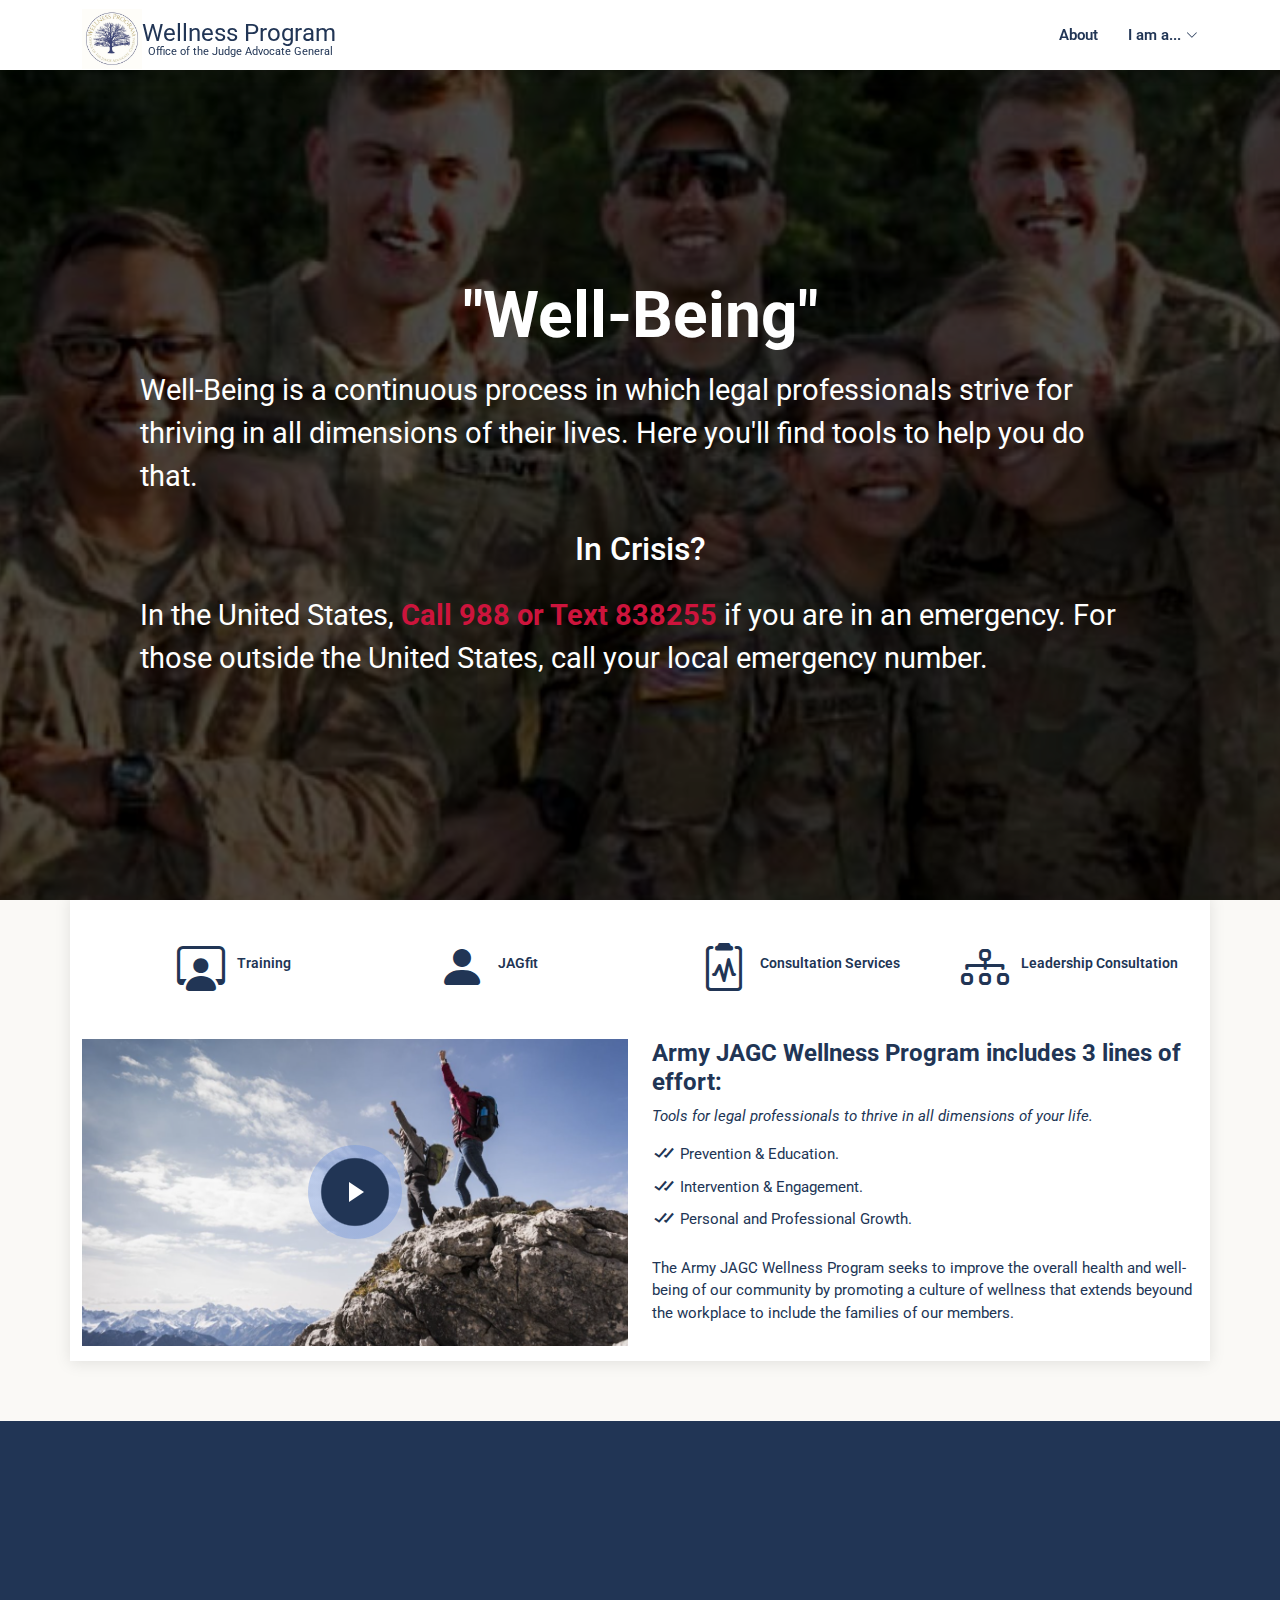
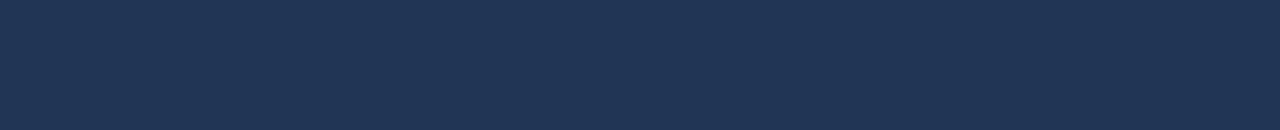
<file: index.html>
<!DOCTYPE html>
<html lang="en">

<head>
  <meta charset="utf-8">
  <meta content="width=device-width, initial-scale=1.0" name="viewport">

  <title>Wellness-Project-Temp4</title>
  <meta content="" name="description">
  <meta content="" name="keywords">

  <!-- Favicons -->
  <link href="assets/img/favicon.png" rel="icon">
  <link href="assets/img/apple-touch-icon.png" rel="apple-touch-icon">

  <!-- Google Fonts -->
  <link href="https://fonts.googleapis.com/css?family=Open+Sans:300,300i,400,400i,600,600i,700,700i|Raleway:300,300i,400,400i,500,500i,600,600i,700,700i|Poppins:300,300i,400,400i,500,500i,600,600i,700,700i" rel="stylesheet">

  <!-- Vendor CSS Files -->
  <link href="assets/vendor/aos/aos.css" rel="stylesheet">
  <link href="assets/vendor/bootstrap/css/bootstrap.min.css" rel="stylesheet">
  <link href="assets/vendor/bootstrap-icons/bootstrap-icons.css" rel="stylesheet">
  <link href="assets/vendor/boxicons/css/boxicons.min.css" rel="stylesheet">
  <link href="assets/vendor/glightbox/css/glightbox.min.css" rel="stylesheet">
  <link href="assets/vendor/swiper/swiper-bundle.min.css" rel="stylesheet">

  <!-- Template Main CSS File -->
  <link href="assets/css/style.css" rel="stylesheet">

   <!-- CloudFlare -->
   <link rel="stylesheet" href="https://cdnjs.cloudflare.com/ajax/libs/font-awesome/6.2.1/css/all.min.css">


  <!-- =======================================================
  * Template Name: Serenity
  * Template URL: https://bootstrapmade.com/serenity-bootstrap-corporate-template/
  * Updated: Mar 17 2024 with Bootstrap v5.3.3
  * Author: BootstrapMade.com
  * License: https://bootstrapmade.com/license/
  ======================================================== -->
</head>

<body>

  <!-- ======= Header ======= -->
  <header id="header" class="fixed-top d-flex align-items-center">
    <div class="container d-flex align-items-center justify-content-between">

      <div class="logo">
        <!-- <h1 class="text-light"><a href="index.html"><img src="./assets/img/logo jun 2024.jpg" alt="logo" class="our-logo">Wellness</a></h1> -->
         <!-- <a href="index.html"><img src="./assets/img/logo jun 2024.jpg" alt=""></a> -->
        <!-- Uncomment below if you prefer to use an image logo -->
        <a href="index.html"><img src="assets/img/logo jun 2024.jpg" alt="" class="img-fluid">Wellness Program</a>
        <p class="custom-text">Office of the Judge Advocate General</p>
      </div>
      

      <nav id="navbar" class="navbar">
        <ul>
          <!-- <li><a class="active" href="index.html">Home</a></li> -->
          <!-- <li class="dropdown"><a href="#"><span>MilLife Topics</span> <i class="bi bi-chevron-down"></i></a>
            <ul>
              <li><a href="#">Place Holder</a></li>
              <li><a href="#">Place Holder</a></li>
              <li class="dropdown"><a href="#"><span>Deep Drop Down</span> <i class="bi bi-chevron-right"></i></a>
                <ul>
                  <li><a href="#">Deep Drop Down 1</a></li>
                  <li><a href="#">Deep Drop Down 2</a></li>
                  <li><a href="#">Deep Drop Down 3</a></li>
                  <li><a href="#">Deep Drop Down 4</a></li>
                  <li><a href="#">Deep Drop Down 5</a></li>
                </ul>
              </li>
            </ul>
          </li> -->
          <!-- This is the about link -->
          <li><a class="active" href="./new-about.html">About</a></li>
          <!-- This is the start of the I am link -->
          <li class="dropdown"><a href="#"><span>I am a...</span> <i class="bi bi-chevron-down"></i></a>
            <ul>
              <li class="dropdown"><a href="#"><span>Active Duty</span> <i class="bi bi-chevron-right"></i></a>
                <ul class="custom-drop li">
                  <li class="custom-link" style="font-weight: 500; text-decoration: underline;" ><a class="custom-a" href="./active1.html" >In Crisis</a></li>
                  <li class="custom-link" style="font-weight: 500; text-decoration: underline;"><a class="custom-a" href="./active2.html" >Non-Urgent BH</a></li>
                  <li class="custom-link" style="font-weight: 500; text-decoration: underline;"><a class="custom-a" href="./active3.html" >Resources</a></li>
                </ul>
              </li>     
            
              <li class="dropdown"><a href="#"><span>Reserve</span> <i class="bi bi-chevron-right"></i></a>
                <ul class="custom-drop li">
                  <li class="custom-link" style="font-weight: 500; text-decoration: underline;" ><a class="custom-a" href="./reserve1.html">In Crisis</a></li>
                  <li class="custom-link" style="font-weight: 500; text-decoration: underline;"><a class="custom-a" href="./reserve2.html">Non-Urgent BH</a></li>
                  <li class="custom-link" style="font-weight: 500; text-decoration: underline;"><a class="custom-a" href="./reserve3.html">Resources</a></li>
                </ul>
              </li>             
              <li class="dropdown"><a href="#"><span>Guard</span> <i class="bi bi-chevron-right"></i></a>
                <ul class="custom-drop li">
                  <li class="custom-link" style="font-weight: 500; text-decoration: underline;" ><a class="custom-a" href="./guard1.html" >In Crisis</a></li>
                  <li class="custom-link" style="font-weight: 500; text-decoration: underline;"><a class="custom-a" href="./guard2.html" >Non-Urgent BH</a></li>
                  <li class="custom-link" style="font-weight: 500; text-decoration: underline;"><a class="custom-a" href="./guard3.html" >Resources</a></li>
                </ul>
              </li>             
              <li class="dropdown"><a href="#"><span>Civilian</span> <i class="bi bi-chevron-right"></i></a>
                <ul class="custom-drop li">
                  <li class="custom-link" style="font-weight: 500; text-decoration: underline;" ><a class="custom-a" href="./civilian1.html" >In Crisis</a></li>
                  <li class="custom-link" style="font-weight: 500; text-decoration: underline;"><a class="custom-a" href="./civilian2.html" >Non-Urgent BH</a></li>
                  <li class="custom-link" style="font-weight: 500; text-decoration: underline;"><a class="custom-a" href="./civilian3.html" >Resources</a></li>
                </ul>
              </li>             
            </ul>
          </li>
        
          <!-- This has been removed -->
          <!-- <li><a class="getstarted" href="about.html">Log In</a></li> -->
        </ul>
        <i class="bi bi-list mobile-nav-toggle index"></i>
      </nav><!-- .navbar -->

    </div>
  </header><!-- End Header -->
<!-- data-aos="fade-up" -->
  <!-- ======= Hero Section ======= -->
  <section id="hero" class="hero">
    <div id="container">
      <div id="hero-text">

        <h1>"Well-Being"</h1>
        <p>Well-Being is a continuous process in which legal professionals strive for thriving in all dimensions of their lives. Here you'll find tools to help you do that.</p>
        <h2>In Crisis?</h2>
        <p>In the United States, <span class="lg-red-text-header">Call 988 or Text 838255</span> if you are in an emergency. For those outside
          the United States, call your local emergency number.</p>
      </div>
    
      <div id="overlay"></div>
    </div>
  </section><!-- End Hero -->

  <main id="main">

    <!-- ======= About Section ======= -->
    <section id="about" class="about about-custom">
      <div class="container">

        <div class="row justify-content-end">
          <div class="col-lg-11">
            <div class="row justify-content-end">

              <div class="col-lg-3 col-md-5 col-6 d-md-flex align-items-md-stretch">
                <div class="count-box py-5">
                  <i class="bi bi-person-workspace"></i>
                  <!-- <span data-purecounter-start="0" data-purecounter-end="65" class="purecounter">0</span> -->
                  <p>Training</p>
                </div>
              </div>

              <div class="col-lg-3 col-md-5 col-6 d-md-flex align-items-md-stretch">
                <div class="count-box py-5">
                  <i class="bi bi-person-fill"></i>
                  <!-- <span data-purecounter-start="0" data-purecounter-end="85" class="purecounter">0</span> -->
                  <p>JAGfit</p>
                </div>
              </div>

              <div class="col-lg-3 col-md-5 col-6 d-md-flex align-items-md-stretch">
                <div class="count-box pb-5 pt-0 pt-lg-5">
                  <i class="bi bi-clipboard2-pulse"></i>
                  <!-- <span data-purecounter-start="0" data-purecounter-end="27" class="purecounter">0</span> -->
                  <p>Consultation Services</p>
                </div>
              </div>

              <div class="col-lg-3 col-md-5 col-6 d-md-flex align-items-md-stretch">
                <div class="count-box pb-5 pt-0 pt-lg-5">
                  <i class="bi bi-diagram-3"></i>
                  <!-- <span data-purecounter-start="0" data-purecounter-end="22" class="purecounter">0</span> -->
                  <p>Leadership Consultation</p>
                </div>
              </div>

            </div>
          </div>
        </div>

        <div class="row">

          <div class="col-lg-6 video-box align-self-baseline position-relative">
            <img src="assets/img/mountain.png" class="img-fluid" alt="">
            <a href="https://www.youtube.com/watch?v=g6cd8DpEcFc"  class="glightbox play-btn mb-4"></a>
          </div>

          <div class="col-lg-6 pt-3 pt-lg-0 content">
            <h3>Army JAGC Wellness Program includes 3 lines of effort:</h3>
            <p class="fst-italic">
              Tools for legal professionals to thrive in all dimensions of your life.
            </p>
            <ul>
              <li><i class="bx bx-check-double"></i> Prevention & Education.</li>
              <li><i class="bx bx-check-double"></i> Intervention & Engagement.</li>
              <li><i class="bx bx-check-double"></i> Personal and Professional Growth.</li>
              
            </ul>
            <p>
              The Army JAGC Wellness Program seeks to improve the overall health and well-being of our community by promoting a culture of wellness that extends beyound the workplace to include the families of our members.
            </p>
          </div>

        </div>

      </div>
    </section><!-- End About Section -->

    <!-- ======= Cta Section ======= -->
    <!-- <section id="cta" class="cta">
      <div class="container" data-aos="fade-in">

        <div class="text-center move-center">
          <h3>In Crisis?</h3>
          <p> In the United States, call 911 if you are in an emergency. For those outside <br> the United States, call your local emergency number.</p>
          <a class="cta-btn" href="#">Chat Live</a>
        </div>

      </div>
    </section>End Cta Section -->

    <!-- ======= Services Section ======= -->
    <!-- <section id="services" class="services ">
      <div class="container container-services">
        <div>
          <div class="services-container">
            <div class="services-nav"> -->
              <!-- <div class="services-logo">
                <img src="https://www.militaryonesource.mil/wp-content/themes/mos-core/assets/images/logo-militaryonesource.png"
                alt="">
              </div> -->
              <!-- <ul class="servics-ul" id="services_main"> -->
                <!-- <li><a href="#services_main" data-id="ALL">All</a></li>
                    <li><a href="#services_main" data-id="Physical">Physical</a></li>
                    <li><a href="#services_main" data-id="Simulator">Simulator</a></li>
                    <li><a href="#services_main" data-id="Intellectual">Intellectual</a></li>
                    <li><a href="#services_main" data-id="Emotional">Emotional</a></li>
              </ul>
              <div class="search-services">
                <form action="#">
                  <input type="search" placeholder="Search" class="form_control">
                  <button type="button" class="btn_search"><i class="fas fa-search"></i></button>
                </form>
              </div>
            </div>
          </div>
        </div>End of Search Services Header -->
        <!-- <div class="services-main">
          <div class="services-container">
            <div class="products_wrapper"> -->
               <!-- <div class="products">
                    <div class="pr_img">
                        <img src="./assets/img/img-1.jpg" alt="">
                    </div>
                    <div class="content">
                        <h3 class="title">Forza Horizon5</h3>
                        <p class="release_date">Release Date: Dec 19, 2021</p>
                        <p class="price">Price: $15</p>
                    </div>
                </div>
                <div class="products">
                    <div class="pr_img">
                        <img src="./assets/img/img-2.jpg" alt="">
                    </div>
                    <div class="content">
                        <h3 class="title">Forza Horizon5</h3>
                        <p class="release_date">Release Date: Dec 19, 2021</p>
                        <p class="price">Price: $15</p>
                    </div>
                </div>
                <div class="products">
                    <div class="pr_img">
                        <img src="./assets/img/img-3.jpg" alt="">
                    </div>
                    <div class="content">
                        <h3 class="title">Forza Horizon5</h3>
                        <p class="release_date">Release Date: Dec 19, 2021</p>
                        <p class="price">Price: $15</p>
                    </div>
                </div>
                <div class="products">
                    <div class="pr_img">
                        <img src="./assets/img/img-4.jpg" alt="">
                    </div>
                    <div class="content">
                        <h3 class="title">Forza Horizon5</h3>
                        <p class="release_date">Release Date: Dec 19, 2021</p>
                        <p class="price">Price: $15</p>
                    </div>
                </div> -->
            </div>
          </div>

        </div><!-- End of services-mainr -->

        

      </div>
    </section><!-- End Services Section -->

  </main><!-- End #main -->

  <!-- ======= Footer ======= -->
  <footer id="footer">
    <div class="footer-top">
      <div class="container">
        <div class="row">

           <!-- <div class="col-lg-3 col-md-6 footer-info">
            <h3>Wellness</h3>
            <p>Mindfully focusing on wellness in our lives builds resilience and enables us to thrive amidst life’s challenges..</p>
          </div> -->

          <!-- <div class="col-lg-3 col-md-6 footer-links">
            <h4>Useful Links</h4>
            <ul>
              <li><a href="#">Home</a></li>
              <li><a href="#">About us</a></li>
              <li><a href="#">Services</a></li>
              <li><a href="#">Terms of service</a></li>
              <li><a href="#">Privacy policy</a></li>
            </ul>
          </div> -->

          <!-- <div class="col-lg-3 col-md-6 footer-contact">
            <h4>Contact Us</h4>
            <p>
              9275 Gunston Road <br>
              Fort Belvoir, VA 22060<br>
              United States <br>
              <strong>Phone:</strong> 703-693-1100<br>
              <strong>Email:</strong> info@example.com<br>
            </p> 

             <div class="social-links">
              <a href="#" class="twitter"><i class="bi bi-twitter"></i></a>
              <a href="#" class="facebook"><i class="bi bi-facebook"></i></a>
              <a href="#" class="instagram"><i class="bi bi-instagram"></i></a>
              <a href="#" class="linkedin"><i class="bi bi-linkedin"></i></a>
            </div> 

           </div>  -->

            <!-- <div class="col-lg-3 col-md-6 footer-newsletter">
            <h4>Our Newsletter</h4>
            <p>Tamen quem nulla quae legam multos aute sint culpa legam noster magna veniam enim veniam illum dolore legam minim quorum culpa amet magna export quem marada parida nodela caramase seza.</p>
            <form action="" method="post">
              <input type="email" name="email"><input type="submit" value="Subscribe">
            </form>
          </div>   -->
 <section id="cta" class="cta">
      <div class="container" data-aos="fade-in">

        <div class="text-center move-center">
          <div class="new-logo custom-footer">
            <a href="index.html"><img src="assets/img/logo jun 2024.jpg" alt="" class="img-fluid"></a>
            <h3>In Crisis?</h3>
          </div>
          
          <p> In the United States, call <span class="lg-red-text">988 or Text 838255</span> if you are in an emergency.<br class="none"> For those outside the United States, call your local emergency number.</p>
          <!-- <a class="cta-btn" href="https://livechat.militaryonesourceconnect.org/webchat/" target="_blank">Chat Live</a> -->
        </div>

      </div>
    </section> 
    <!-- End Cta Section -->

        </div>
      </div>
    </div>

    
  </footer><!-- End Footer -->

  <a href="#" class="back-to-top d-flex align-items-center justify-content-center"><i class="bi bi-arrow-up-short"></i></a>

  <!-- Vendor JS Files -->
  <script src="assets/vendor/purecounter/purecounter_vanilla.js"></script>
  <script src="assets/vendor/aos/aos.js"></script>
  <script src="assets/vendor/bootstrap/js/bootstrap.bundle.min.js"></script>
  <script src="assets/vendor/glightbox/js/glightbox.min.js"></script>
  <script src="assets/vendor/isotope-layout/isotope.pkgd.min.js"></script>
  <script src="assets/vendor/swiper/swiper-bundle.min.js"></script>
  <script src="assets/vendor/waypoints/noframework.waypoints.js"></script>
  <script src="assets/vendor/php-email-form/validate.js"></script>

  <!-- Template Main JS File -->
  <script src="assets/js/main.js"></script>

</body>

</html>
</file>
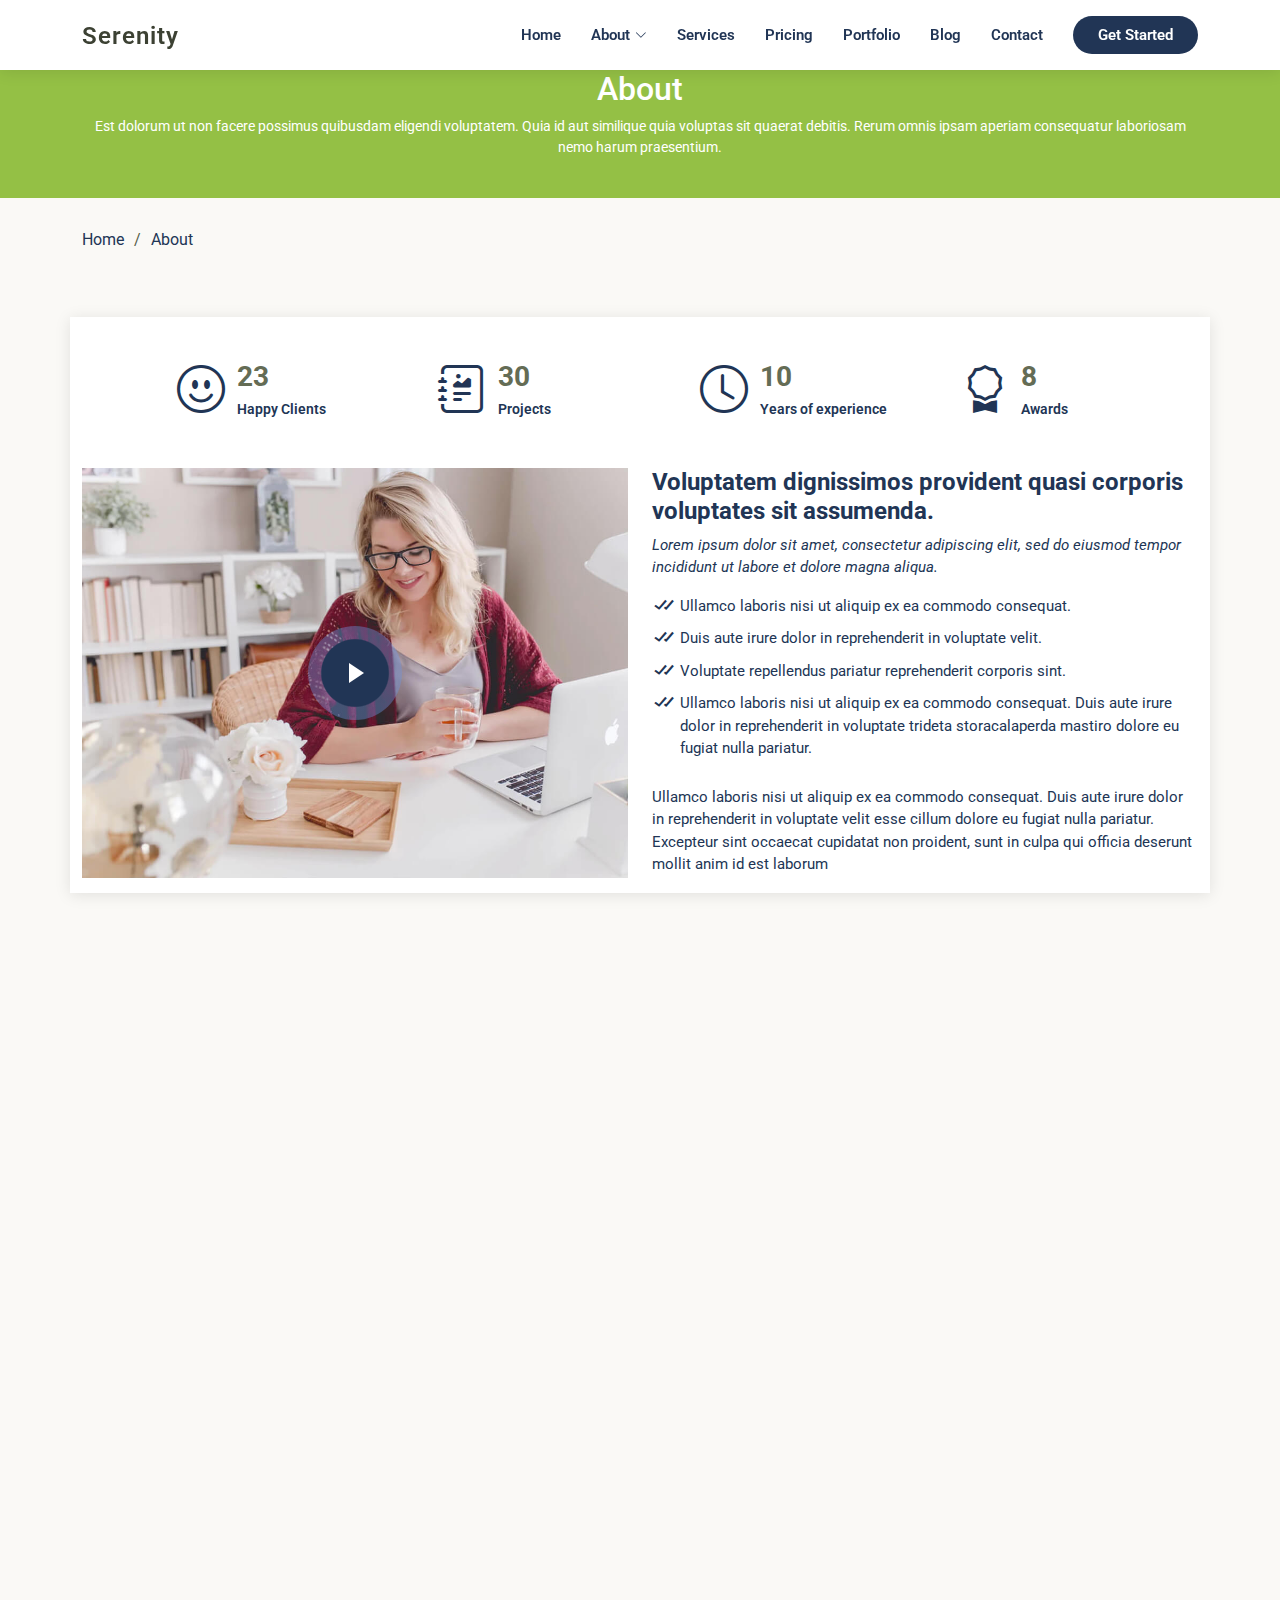
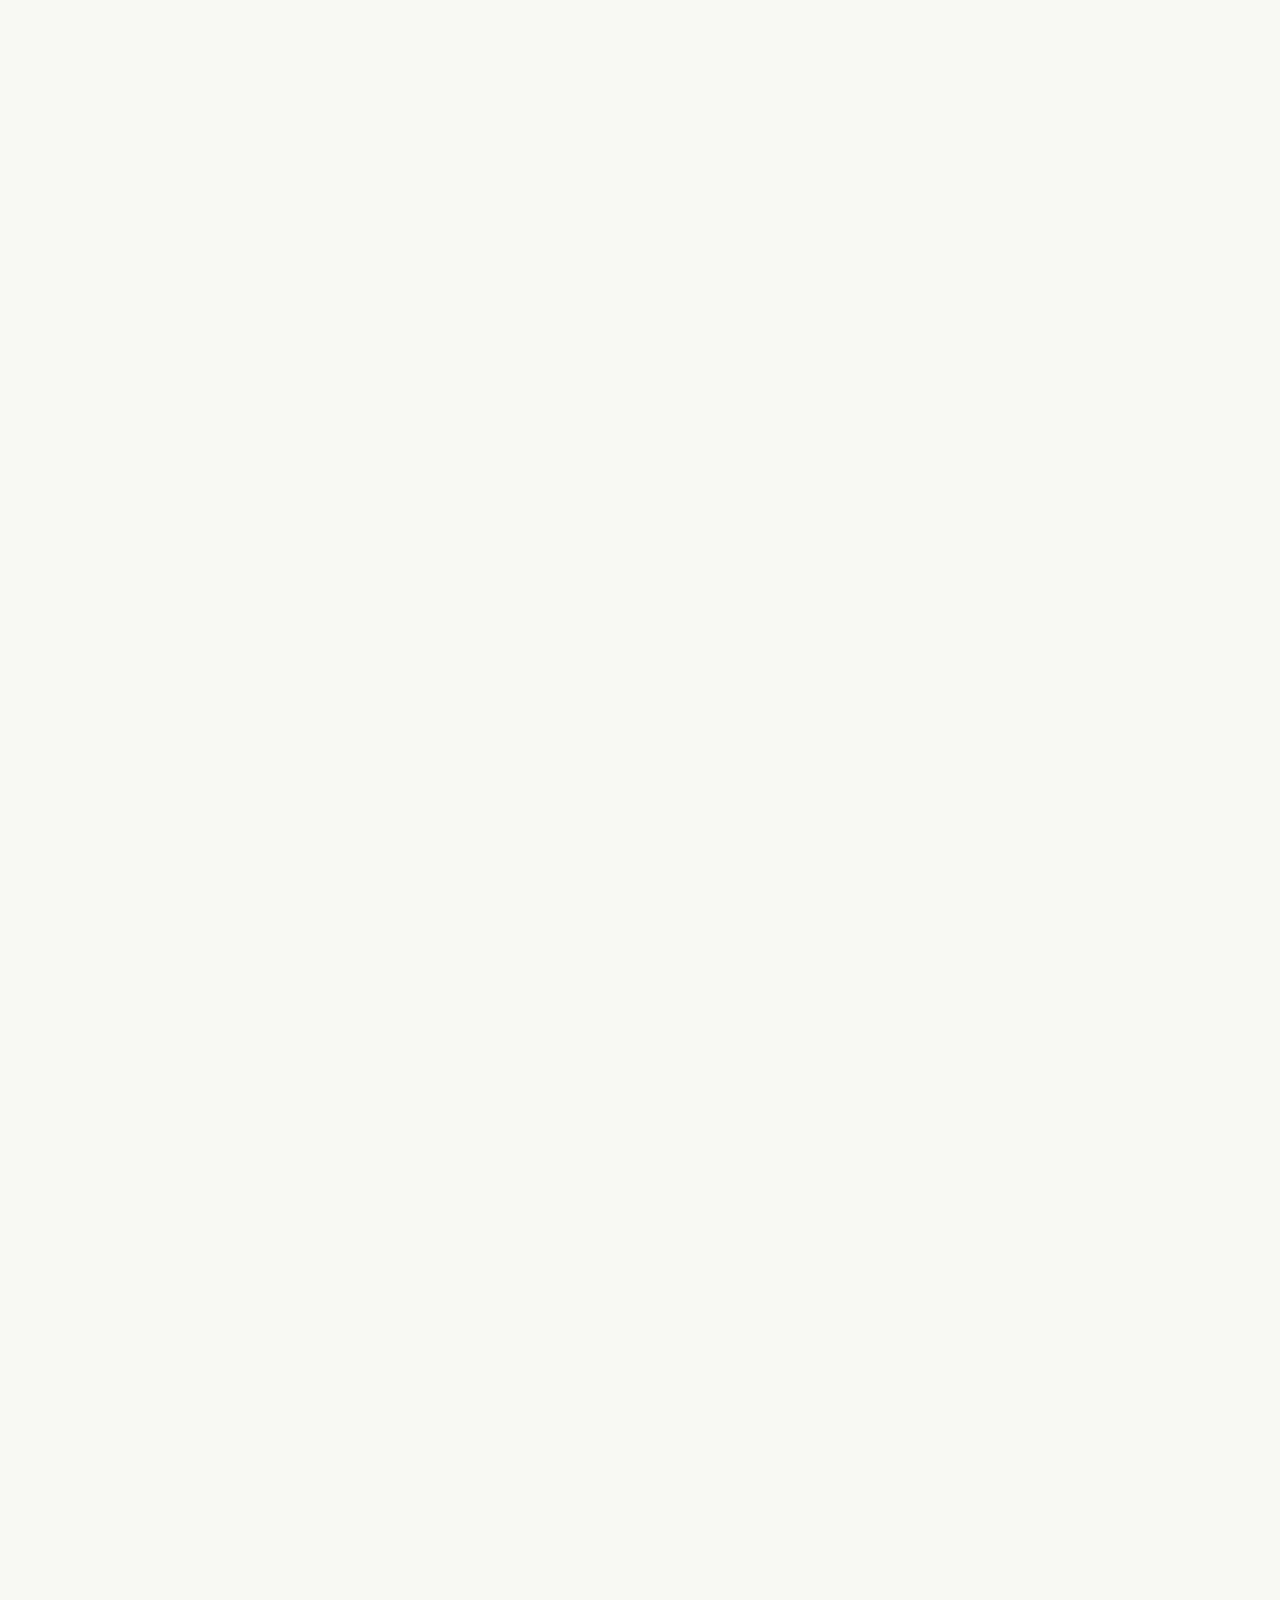
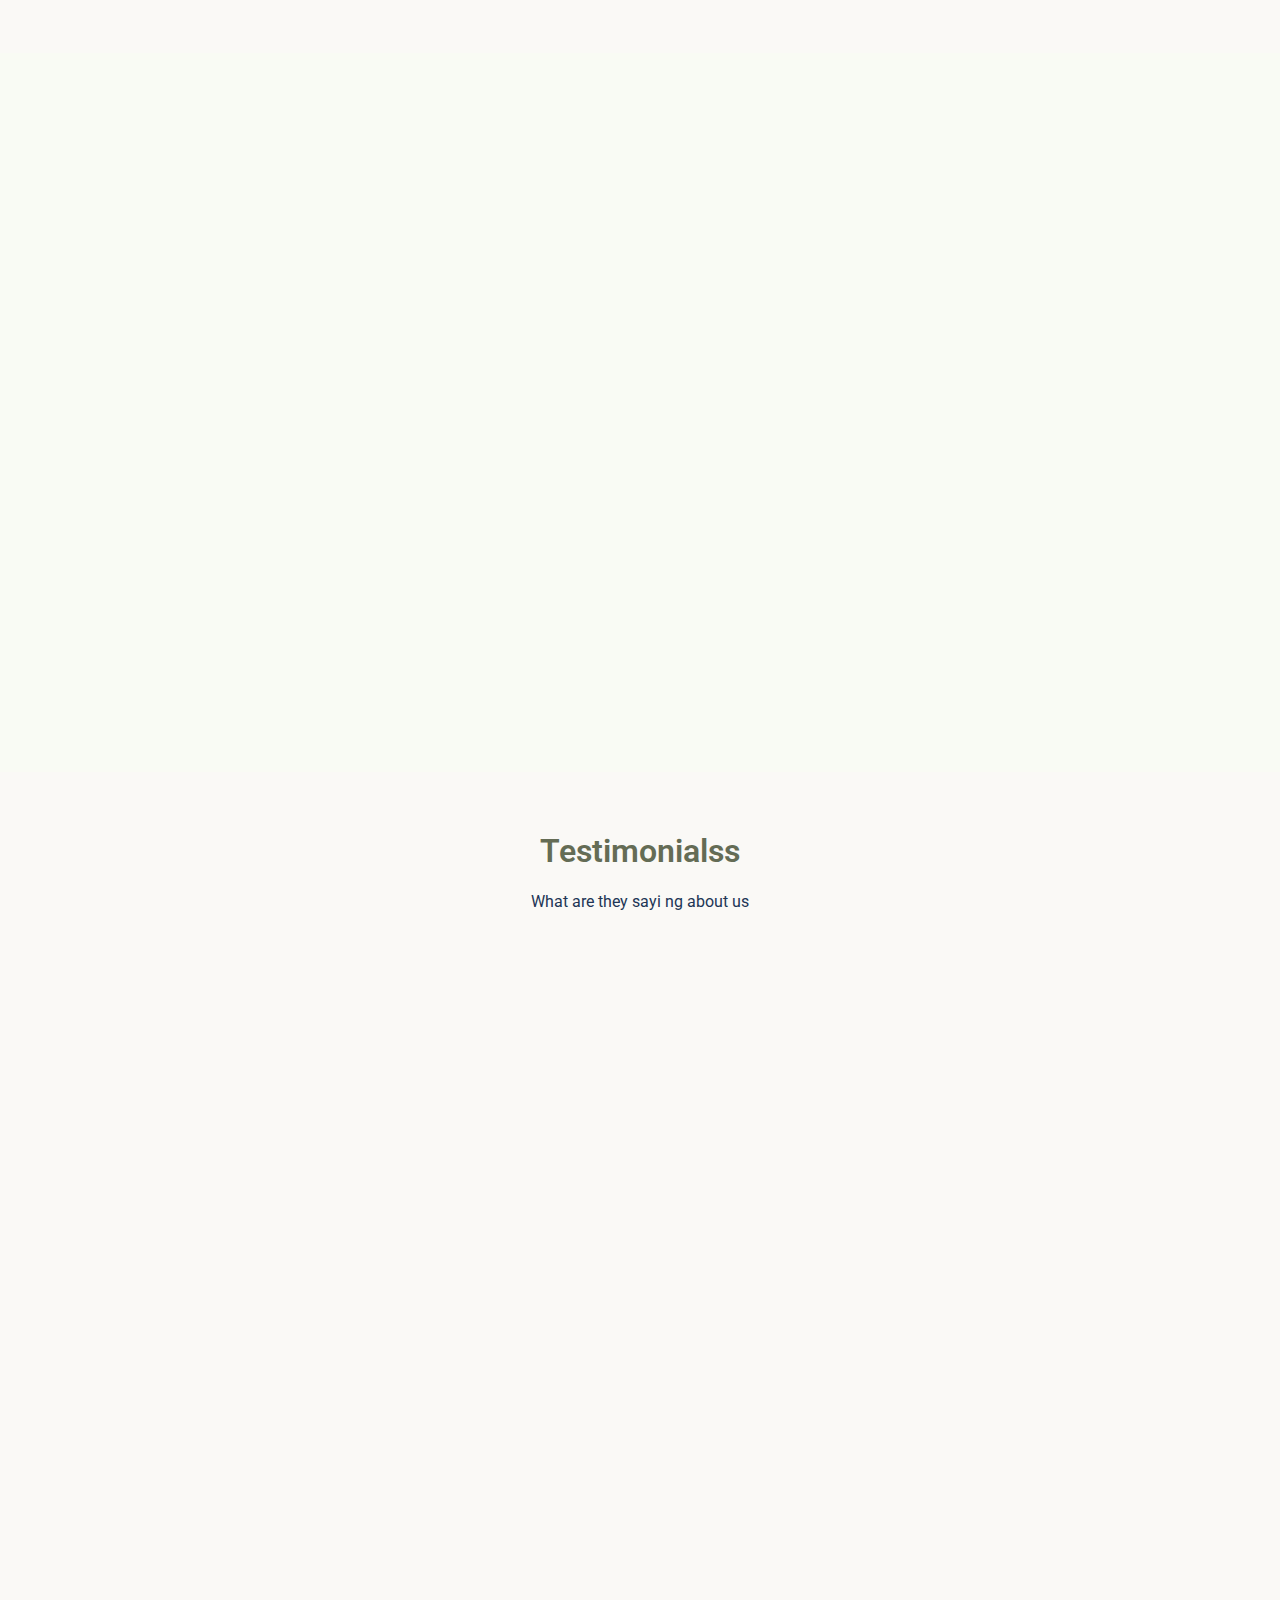
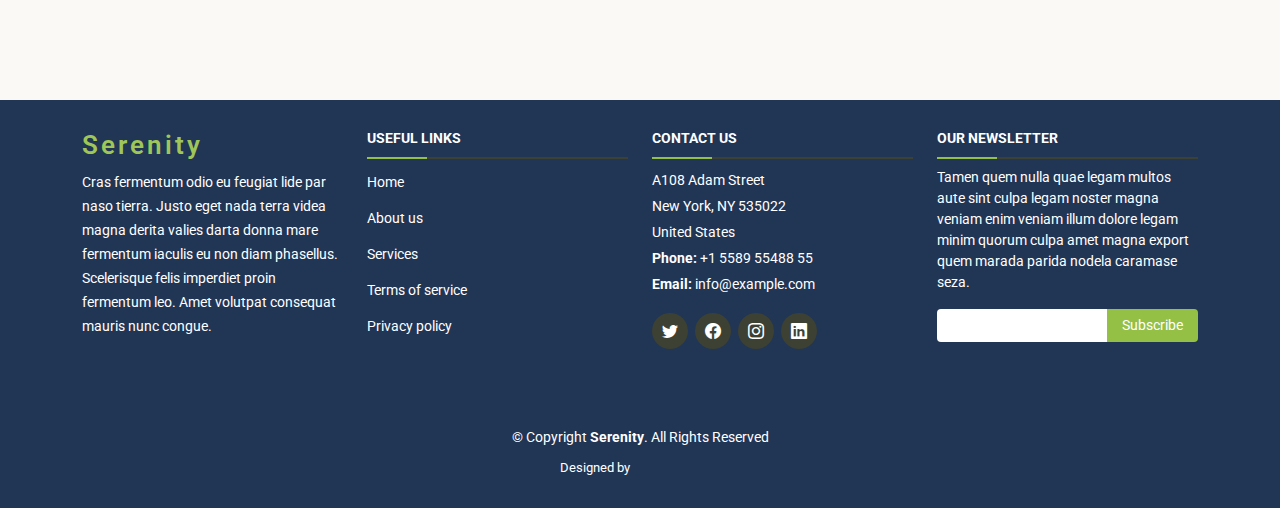
<file: about.html>
<!DOCTYPE html>
<html lang="en">

<head>
  <meta charset="utf-8">
  <meta content="width=device-width, initial-scale=1.0" name="viewport">

  <title>About - Serenity Bootstrap Template</title>
  <meta content="" name="description">
  <meta content="" name="keywords">

  <!-- Favicons -->
  <link href="assets/img/favicon.png" rel="icon">
  <link href="assets/img/apple-touch-icon.png" rel="apple-touch-icon">

  <!-- Google Fonts -->
  <link href="https://fonts.googleapis.com/css?family=Open+Sans:300,300i,400,400i,600,600i,700,700i|Raleway:300,300i,400,400i,500,500i,600,600i,700,700i|Poppins:300,300i,400,400i,500,500i,600,600i,700,700i" rel="stylesheet">

  <!-- Vendor CSS Files -->
  <link href="assets/vendor/aos/aos.css" rel="stylesheet">
  <link href="assets/vendor/bootstrap/css/bootstrap.min.css" rel="stylesheet">
  <link href="assets/vendor/bootstrap-icons/bootstrap-icons.css" rel="stylesheet">
  <link href="assets/vendor/boxicons/css/boxicons.min.css" rel="stylesheet">
  <link href="assets/vendor/glightbox/css/glightbox.min.css" rel="stylesheet">
  <link href="assets/vendor/swiper/swiper-bundle.min.css" rel="stylesheet">

  <!-- Template Main CSS File -->
  <link href="assets/css/style.css" rel="stylesheet">

  <!-- =======================================================
  * Template Name: Serenity
  * Template URL: https://bootstrapmade.com/serenity-bootstrap-corporate-template/
  * Updated: Mar 17 2024 with Bootstrap v5.3.3
  * Author: BootstrapMade.com
  * License: https://bootstrapmade.com/license/
  ======================================================== -->
</head>

<body>

  <!-- ======= Header ======= -->
  <header id="header" class="fixed-top d-flex align-items-center">
    <div class="container d-flex align-items-center justify-content-between">

      <div class="logo">
        <h1 class="text-light"><a href="index.html">Serenity</a></h1>
        <!-- Uncomment below if you prefer to use an image logo -->
        <!-- <a href="index.html"><img src="assets/img/logo.png" alt="" class="img-fluid"></a>-->
      </div>

      <nav id="navbar" class="navbar">
        <ul>
          <li><a href="index.html">Home</a></li>
          <li class="dropdown"><a href="#"><span>About</span> <i class="bi bi-chevron-down"></i></a>
            <ul>
              <li><a class="active" href="about.html">About</a></li>
              <li><a href="team.html">Team</a></li>
              <li class="dropdown"><a href="#"><span>Deep Drop Down</span> <i class="bi bi-chevron-right"></i></a>
                <ul>
                  <li><a href="#">Deep Drop Down 1</a></li>
                  <li><a href="#">Deep Drop Down 2</a></li>
                  <li><a href="#">Deep Drop Down 3</a></li>
                  <li><a href="#">Deep Drop Down 4</a></li>
                  <li><a href="#">Deep Drop Down 5</a></li>
                </ul>
              </li>
            </ul>
          </li>
          <li><a href="services.html">Services</a></li>
          <li><a href="pricing.html">Pricing</a></li>
          <li><a href="portfolio.html">Portfolio</a></li>
          <li><a href="blog.html">Blog</a></li>
          <li><a href="contact.html">Contact</a></li>

          <li><a class="getstarted" href="about.html">Get Started</a></li>
        </ul>
        <i class="bi bi-list mobile-nav-toggle"></i>
      </nav><!-- .navbar -->

    </div>
  </header><!-- End Header -->

  <main id="main">

    <!-- ======= Breadcrumbs ======= -->
    <section id="breadcrumbs" class="breadcrumbs">
      <div class="breadcrumb-hero">
        <div class="container">
          <div class="breadcrumb-hero">
            <h2>About</h2>
            <p>Est dolorum ut non facere possimus quibusdam eligendi voluptatem. Quia id aut similique quia voluptas sit quaerat debitis. Rerum omnis ipsam aperiam consequatur laboriosam nemo harum praesentium. </p>
          </div>
        </div>
      </div>
      <div class="container">
        <ol>
          <li><a href="index.html">Home</a></li>
          <li>About</li>
        </ol>
      </div>
    </section><!-- End Breadcrumbs -->

    <!-- ======= About Section ======= -->
    <section id="about" class="about">
      <div class="container">

        <div class="row justify-content-end">
          <div class="col-lg-11">
            <div class="row justify-content-end">

              <div class="col-lg-3 col-md-5 col-6 d-md-flex align-items-md-stretch">
                <div class="count-box py-5">
                  <i class="bi bi-emoji-smile"></i>
                  <span data-purecounter-start="0" data-purecounter-end="65" class="purecounter">0</span>
                  <p>Happy Clients</p>
                </div>
              </div>

              <div class="col-lg-3 col-md-5 col-6 d-md-flex align-items-md-stretch">
                <div class="count-box py-5">
                  <i class="bi bi-journal-richtext"></i>
                  <span data-purecounter-start="0" data-purecounter-end="85" class="purecounter">0</span>
                  <p>Projects</p>
                </div>
              </div>

              <div class="col-lg-3 col-md-5 col-6 d-md-flex align-items-md-stretch">
                <div class="count-box pb-5 pt-0 pt-lg-5">
                  <i class="bi bi-clock"></i>
                  <span data-purecounter-start="0" data-purecounter-end="27" class="purecounter">0</span>
                  <p>Years of experience</p>
                </div>
              </div>

              <div class="col-lg-3 col-md-5 col-6 d-md-flex align-items-md-stretch">
                <div class="count-box pb-5 pt-0 pt-lg-5">
                  <i class="bi bi-award"></i>
                  <span data-purecounter-start="0" data-purecounter-end="22" class="purecounter">0</span>
                  <p>Awards</p>
                </div>
              </div>

            </div>
          </div>
        </div>

        <div class="row">

          <div class="col-lg-6 video-box align-self-baseline position-relative">
            <img src="assets/img/about.jpg" class="img-fluid" alt="">
            <a href="https://www.youtube.com/watch?v=jDDaplaOz7Q" class="glightbox play-btn mb-4"></a>
          </div>

          <div class="col-lg-6 pt-3 pt-lg-0 content">
            <h3>Voluptatem dignissimos provident quasi corporis voluptates sit assumenda.</h3>
            <p class="fst-italic">
              Lorem ipsum dolor sit amet, consectetur adipiscing elit, sed do eiusmod tempor incididunt ut labore et dolore
              magna aliqua.
            </p>
            <ul>
              <li><i class="bx bx-check-double"></i> Ullamco laboris nisi ut aliquip ex ea commodo consequat.</li>
              <li><i class="bx bx-check-double"></i> Duis aute irure dolor in reprehenderit in voluptate velit.</li>
              <li><i class="bx bx-check-double"></i> Voluptate repellendus pariatur reprehenderit corporis sint.</li>
              <li><i class="bx bx-check-double"></i> Ullamco laboris nisi ut aliquip ex ea commodo consequat. Duis aute irure dolor in reprehenderit in voluptate trideta storacalaperda mastiro dolore eu fugiat nulla pariatur.</li>
            </ul>
            <p>
              Ullamco laboris nisi ut aliquip ex ea commodo consequat. Duis aute irure dolor in reprehenderit in voluptate
              velit esse cillum dolore eu fugiat nulla pariatur. Excepteur sint occaecat cupidatat non proident, sunt in
              culpa qui officia deserunt mollit anim id est laborum
            </p>
          </div>

        </div>

      </div>
    </section><!-- End About Section -->

    <!-- ======= Work Process Section ======= -->
    <section id="work-process" class="work-process">
      <div class="container">

        <div class="section-title" data-aos="fade-up">
          <h2>Work Process</h2>
          <p>Magnam dolores commodi suscipit. Necessitatibus eius consequatur ex aliquid fuga eum quidem. Sit sint consectetur velit. Quisquam quos quisquam cupiditate. Et nemo qui impedit suscipit alias ea. Quia fugiat sit in iste officiis commodi quidem hic quas.</p>
        </div>

        <div class="row content">
          <div class="col-md-5" data-aos="fade-right">
            <img src="assets/img/work-process-1.png" class="img-fluid" alt="">
          </div>
          <div class="col-md-7 pt-4" data-aos="fade-left">
            <h3>Voluptatem dignissimos provident quasi corporis voluptates sit assumenda.</h3>
            <p class="fst-italic">
              Lorem ipsum dolor sit amet, consectetur adipiscing elit, sed do eiusmod tempor incididunt ut labore et dolore
              magna aliqua.
            </p>
            <ul>
              <li><i class="bi bi-check"></i> Ullamco laboris nisi ut aliquip ex ea commodo consequat.</li>
              <li><i class="bi bi-check"></i> Duis aute irure dolor in reprehenderit in voluptate velit.</li>
            </ul>
          </div>
        </div>

        <div class="row content">
          <div class="col-md-5 order-1 order-md-2" data-aos="fade-left">
            <img src="assets/img/work-process-2.png" class="img-fluid" alt="">
          </div>
          <div class="col-md-7 pt-5 order-2 order-md-1" data-aos="fade-right">
            <h3>Corporis temporibus maiores provident</h3>
            <p class="fst-italic">
              Lorem ipsum dolor sit amet, consectetur adipiscing elit, sed do eiusmod tempor incididunt ut labore et dolore
              magna aliqua.
            </p>
            <p>
              Ullamco laboris nisi ut aliquip ex ea commodo consequat. Duis aute irure dolor in reprehenderit in voluptate
              velit esse cillum dolore eu fugiat nulla pariatur. Excepteur sint occaecat cupidatat non proident, sunt in
              culpa qui officia deserunt mollit anim id est laborum
            </p>
          </div>
        </div>

        <div class="row content">
          <div class="col-md-5" data-aos="fade-right">
            <img src="assets/img/work-process-3.png" class="img-fluid" alt="">
          </div>
          <div class="col-md-7 pt-5" data-aos="fade-left">
            <h3>Sunt consequatur ad ut est nulla consectetur reiciendis animi voluptas</h3>
            <p>Cupiditate placeat cupiditate placeat est ipsam culpa. Delectus quia minima quod. Sunt saepe odit aut quia voluptatem hic voluptas dolor doloremque.</p>
            <ul>
              <li><i class="bi bi-check"></i> Ullamco laboris nisi ut aliquip ex ea commodo consequat.</li>
              <li><i class="bi bi-check"></i> Duis aute irure dolor in reprehenderit in voluptate velit.</li>
              <li><i class="bi bi-check"></i> Facilis ut et voluptatem aperiam. Autem soluta ad fugiat.</li>
            </ul>
          </div>
        </div>

        <div class="row content">
          <div class="col-md-5 order-1 order-md-2" data-aos="fade-left">
            <img src="assets/img/work-process-4.png" class="img-fluid" alt="">
          </div>
          <div class="col-md-7 pt-5 order-2 order-md-1" data-aos="fade-right">
            <h3>Quas et necessitatibus eaque impedit ipsum animi consequatur incidunt in</h3>
            <p class="fst-italic">
              Lorem ipsum dolor sit amet, consectetur adipiscing elit, sed do eiusmod tempor incididunt ut labore et dolore
              magna aliqua.
            </p>
            <p>
              Ullamco laboris nisi ut aliquip ex ea commodo consequat. Duis aute irure dolor in reprehenderit in voluptate
              velit esse cillum dolore eu fugiat nulla pariatur. Excepteur sint occaecat cupidatat non proident, sunt in
              culpa qui officia deserunt mollit anim id est laborum
            </p>
          </div>
        </div>

      </div>
    </section><!-- End Work Process Section -->

    <!-- ======= Our Skills Section ======= -->
    <section id="skills" class="skills section-bg">
      <div class="container">

        <div class="section-title" data-aos="fade-up">
          <h2>Our Skills</h2>
          <p>Magnam dolores commodi suscipit. Necessitatibus eius consequatur ex aliquid fuga eum quidem. Sit sint consectetur velit. Quisquam quos quisquam cupiditate. Et nemo qui impedit suscipit alias ea. Quia fugiat sit in iste officiis commodi quidem hic quas.</p>
        </div>

        <div class="row">
          <div class="col-lg-6" data-aos="fade-right">
            <img src="assets/img/skills-img.jpg" class="img-fluid" alt="">
          </div>
          <div class="col-lg-6 pt-4 pt-lg-0 content" data-aos="fade-left">
            <h3>Voluptatem dignissimos provident quasi corporis voluptates</h3>
            <p class="fst-italic">
              Lorem ipsum dolor sit amet, consectetur adipiscing elit, sed do eiusmod tempor incididunt ut labore et dolore
              magna aliqua.
            </p>
            <p>
              Ullamco laboris nisi ut aliquip ex ea commodo consequat. Duis aute irure dolor in reprehenderit in voluptate
              velit esse cillum dolore eu fugiat nulla pariatur. Excepteur sint occaecat cupidatat non proident.
            </p>

            <div class="skills-content">

              <div class="progress">
                <span class="skill">HTML <i class="val">100%</i></span>
                <div class="progress-bar-wrap">
                  <div class="progress-bar" role="progressbar" aria-valuenow="100" aria-valuemin="0" aria-valuemax="100"></div>
                </div>
              </div>

              <div class="progress">
                <span class="skill">CSS <i class="val">90%</i></span>
                <div class="progress-bar-wrap">
                  <div class="progress-bar" role="progressbar" aria-valuenow="90" aria-valuemin="0" aria-valuemax="100"></div>
                </div>
              </div>

              <div class="progress">
                <span class="skill">JavaScript <i class="val">75%</i></span>
                <div class="progress-bar-wrap">
                  <div class="progress-bar" role="progressbar" aria-valuenow="75" aria-valuemin="0" aria-valuemax="100"></div>
                </div>
              </div>

              <div class="progress">
                <span class="skill">Photoshop <i class="val">55%</i></span>
                <div class="progress-bar-wrap">
                  <div class="progress-bar" role="progressbar" aria-valuenow="55" aria-valuemin="0" aria-valuemax="100"></div>
                </div>
              </div>

            </div>

          </div>
        </div>

      </div>
    </section><!-- End Our Skills Section -->

    <section id="testimonials" class="testimonials">
      <div class="container">

        <div class="section-title">
          <h2>Testimonialss</h2>
          <p>What are they sayi ng about us</p>
        </div>

        <div class="slides-1 swiper" data-aos="fade-up">
          <div class="swiper-wrapper">

            <div class="swiper-slide">
              <div class="testimonial-item">
                <img src="assets/img/testimonials/testimonials-1.jpg" class="testimonial-img" alt="">
                <h3>Saul Goodman</h3>
                <h4>Ceo &amp; Founder</h4>
                <div class="stars">
                  <i class="bi bi-star-fill"></i><i class="bi bi-star-fill"></i><i class="bi bi-star-fill"></i><i class="bi bi-star-fill"></i><i class="bi bi-star-fill"></i>
                </div>
                <p>
                  <i class="bi bi-quote quote-icon-left"></i>
                  Proin iaculis purus consequat sem cure digni ssim donec porttitora entum suscipit rhoncus. Accusantium quam, ultricies eget id, aliquam eget nibh et. Maecen aliquam, risus at semper.
                  <i class="bi bi-quote quote-icon-right"></i>
                </p>
              </div>
            </div><!-- End testimonial item -->

            <div class="swiper-slide">
              <div class="testimonial-item">
                <img src="assets/img/testimonials/testimonials-2.jpg" class="testimonial-img" alt="">
                <h3>Sara Wilsson</h3>
                <h4>Designer</h4>
                <div class="stars">
                  <i class="bi bi-star-fill"></i><i class="bi bi-star-fill"></i><i class="bi bi-star-fill"></i><i class="bi bi-star-fill"></i><i class="bi bi-star-fill"></i>
                </div>
                <p>
                  <i class="bi bi-quote quote-icon-left"></i>
                  Export tempor illum tamen malis malis eram quae irure esse labore quem cillum quid cillum eram malis quorum velit fore eram velit sunt aliqua noster fugiat irure amet legam anim culpa.
                  <i class="bi bi-quote quote-icon-right"></i>
                </p>
              </div>
            </div><!-- End testimonial item -->

            <div class="swiper-slide">
              <div class="testimonial-item">
                <img src="assets/img/testimonials/testimonials-3.jpg" class="testimonial-img" alt="">
                <h3>Jena Karlis</h3>
                <h4>Store Owner</h4>
                <div class="stars">
                  <i class="bi bi-star-fill"></i><i class="bi bi-star-fill"></i><i class="bi bi-star-fill"></i><i class="bi bi-star-fill"></i><i class="bi bi-star-fill"></i>
                </div>
                <p>
                  <i class="bi bi-quote quote-icon-left"></i>
                  Enim nisi quem export duis labore cillum quae magna enim sint quorum nulla quem veniam duis minim tempor labore quem eram duis noster aute amet eram fore quis sint minim.
                  <i class="bi bi-quote quote-icon-right"></i>
                </p>
              </div>
            </div><!-- End testimonial item -->

            <div class="swiper-slide">
              <div class="testimonial-item">
                <img src="assets/img/testimonials/testimonials-4.jpg" class="testimonial-img" alt="">
                <h3>Matt Brandon</h3>
                <h4>Freelancer</h4>
                <div class="stars">
                  <i class="bi bi-star-fill"></i><i class="bi bi-star-fill"></i><i class="bi bi-star-fill"></i><i class="bi bi-star-fill"></i><i class="bi bi-star-fill"></i>
                </div>
                <p>
                  <i class="bi bi-quote quote-icon-left"></i>
                  Fugiat enim eram quae cillum dolore dolor amet nulla culpa multos export minim fugiat minim velit minim dolor enim duis veniam ipsum anim magna sunt elit fore quem dolore labore illum veniam.
                  <i class="bi bi-quote quote-icon-right"></i>
                </p>
              </div>
            </div><!-- End testimonial item -->

            <div class="swiper-slide">
              <div class="testimonial-item">
                <img src="assets/img/testimonials/testimonials-5.jpg" class="testimonial-img" alt="">
                <h3>John Larson</h3>
                <h4>Entrepreneur</h4>
                <div class="stars">
                  <i class="bi bi-star-fill"></i><i class="bi bi-star-fill"></i><i class="bi bi-star-fill"></i><i class="bi bi-star-fill"></i><i class="bi bi-star-fill"></i>
                </div>
                <p>
                  <i class="bi bi-quote quote-icon-left"></i>
                  Quis quorum aliqua sint quem legam fore sunt eram irure aliqua veniam tempor noster veniam enim culpa labore duis sunt culpa nulla illum cillum fugiat legam esse veniam culpa fore nisi cillum quid.
                  <i class="bi bi-quote quote-icon-right"></i>
                </p>
              </div>
            </div><!-- End testimonial item -->

          </div>
          <div class="swiper-pagination"></div>
        </div>

      </div>
    </section>

    <!-- ======= Our Clients Section ======= -->
    <section id="clients" class="clients">
      <div class="container" data-aos="fade-up">

        <div class="section-title">
          <h2>Our Clients</h2>
          <p>Magnam dolores commodi suscipit. Necessitatibus eius consequatur ex aliquid fuga eum quidem. Sit sint consectetur velit. Quisquam quos quisquam cupiditate. Et nemo qui impedit suscipit alias ea. Quia fugiat sit in iste officiis commodi quidem hic quas.</p>
        </div>

        <div class="clients-slider swiper">
          <div class="swiper-wrapper align-items-center">
            <div class="swiper-slide"><img src="assets/img/clients/client-1.png" class="img-fluid" alt=""></div>
            <div class="swiper-slide"><img src="assets/img/clients/client-2.png" class="img-fluid" alt=""></div>
            <div class="swiper-slide"><img src="assets/img/clients/client-3.png" class="img-fluid" alt=""></div>
            <div class="swiper-slide"><img src="assets/img/clients/client-4.png" class="img-fluid" alt=""></div>
            <div class="swiper-slide"><img src="assets/img/clients/client-5.png" class="img-fluid" alt=""></div>
            <div class="swiper-slide"><img src="assets/img/clients/client-6.png" class="img-fluid" alt=""></div>
            <div class="swiper-slide"><img src="assets/img/clients/client-7.png" class="img-fluid" alt=""></div>
            <div class="swiper-slide"><img src="assets/img/clients/client-8.png" class="img-fluid" alt=""></div>
          </div>
          <div class="swiper-pagination"></div>
        </div>

      </div>
    </section><!-- End Our Clients Section -->

  </main><!-- End #main -->

  <!-- ======= Footer ======= -->
  <footer id="footer">
    <div class="footer-top">
      <div class="container">
        <div class="row">

          <div class="col-lg-3 col-md-6 footer-info">
            <h3>Serenity</h3>
            <p>Cras fermentum odio eu feugiat lide par naso tierra. Justo eget nada terra videa magna derita valies darta donna mare fermentum iaculis eu non diam phasellus. Scelerisque felis imperdiet proin fermentum leo. Amet volutpat consequat mauris nunc congue.</p>
          </div>

          <div class="col-lg-3 col-md-6 footer-links">
            <h4>Useful Links</h4>
            <ul>
              <li><a href="#">Home</a></li>
              <li><a href="#">About us</a></li>
              <li><a href="#">Services</a></li>
              <li><a href="#">Terms of service</a></li>
              <li><a href="#">Privacy policy</a></li>
            </ul>
          </div>

          <div class="col-lg-3 col-md-6 footer-contact">
            <h4>Contact Us</h4>
            <p>
              A108 Adam Street <br>
              New York, NY 535022<br>
              United States <br>
              <strong>Phone:</strong> +1 5589 55488 55<br>
              <strong>Email:</strong> info@example.com<br>
            </p>

            <div class="social-links">
              <a href="#" class="twitter"><i class="bi bi-twitter"></i></a>
              <a href="#" class="facebook"><i class="bi bi-facebook"></i></a>
              <a href="#" class="instagram"><i class="bi bi-instagram"></i></a>
              <a href="#" class="linkedin"><i class="bi bi-linkedin"></i></a>
            </div>

          </div>

          <div class="col-lg-3 col-md-6 footer-newsletter">
            <h4>Our Newsletter</h4>
            <p>Tamen quem nulla quae legam multos aute sint culpa legam noster magna veniam enim veniam illum dolore legam minim quorum culpa amet magna export quem marada parida nodela caramase seza.</p>
            <form action="" method="post">
              <input type="email" name="email"><input type="submit" value="Subscribe">
            </form>
          </div>

        </div>
      </div>
    </div>

    <div class="container">
      <div class="copyright">
        &copy; Copyright <strong><span>Serenity</span></strong>. All Rights Reserved
      </div>
      <div class="credits">
        <!-- All the links in the footer should remain intact. -->
        <!-- You can delete the links only if you purchased the pro version. -->
        <!-- Licensing information: https://bootstrapmade.com/license/ -->
        <!-- Purchase the pro version with working PHP/AJAX contact form: https://bootstrapmade.com/serenity-bootstrap-corporate-template/ -->
        Designed by <a href="https://bootstrapmade.com/">BootstrapMade</a>
      </div>
    </div>
  </footer><!-- End Footer -->

  <a href="#" class="back-to-top d-flex align-items-center justify-content-center"><i class="bi bi-arrow-up-short"></i></a>

  <!-- Vendor JS Files -->
  <script src="assets/vendor/purecounter/purecounter_vanilla.js"></script>
  <script src="assets/vendor/aos/aos.js"></script>
  <script src="assets/vendor/bootstrap/js/bootstrap.bundle.min.js"></script>
  <script src="assets/vendor/glightbox/js/glightbox.min.js"></script>
  <script src="assets/vendor/isotope-layout/isotope.pkgd.min.js"></script>
  <script src="assets/vendor/swiper/swiper-bundle.min.js"></script>
  <script src="assets/vendor/waypoints/noframework.waypoints.js"></script>
  <script src="assets/vendor/php-email-form/validate.js"></script>

  <!-- Template Main JS File -->
  <script src="assets/js/main.js"></script>

</body>

</html>
</file>
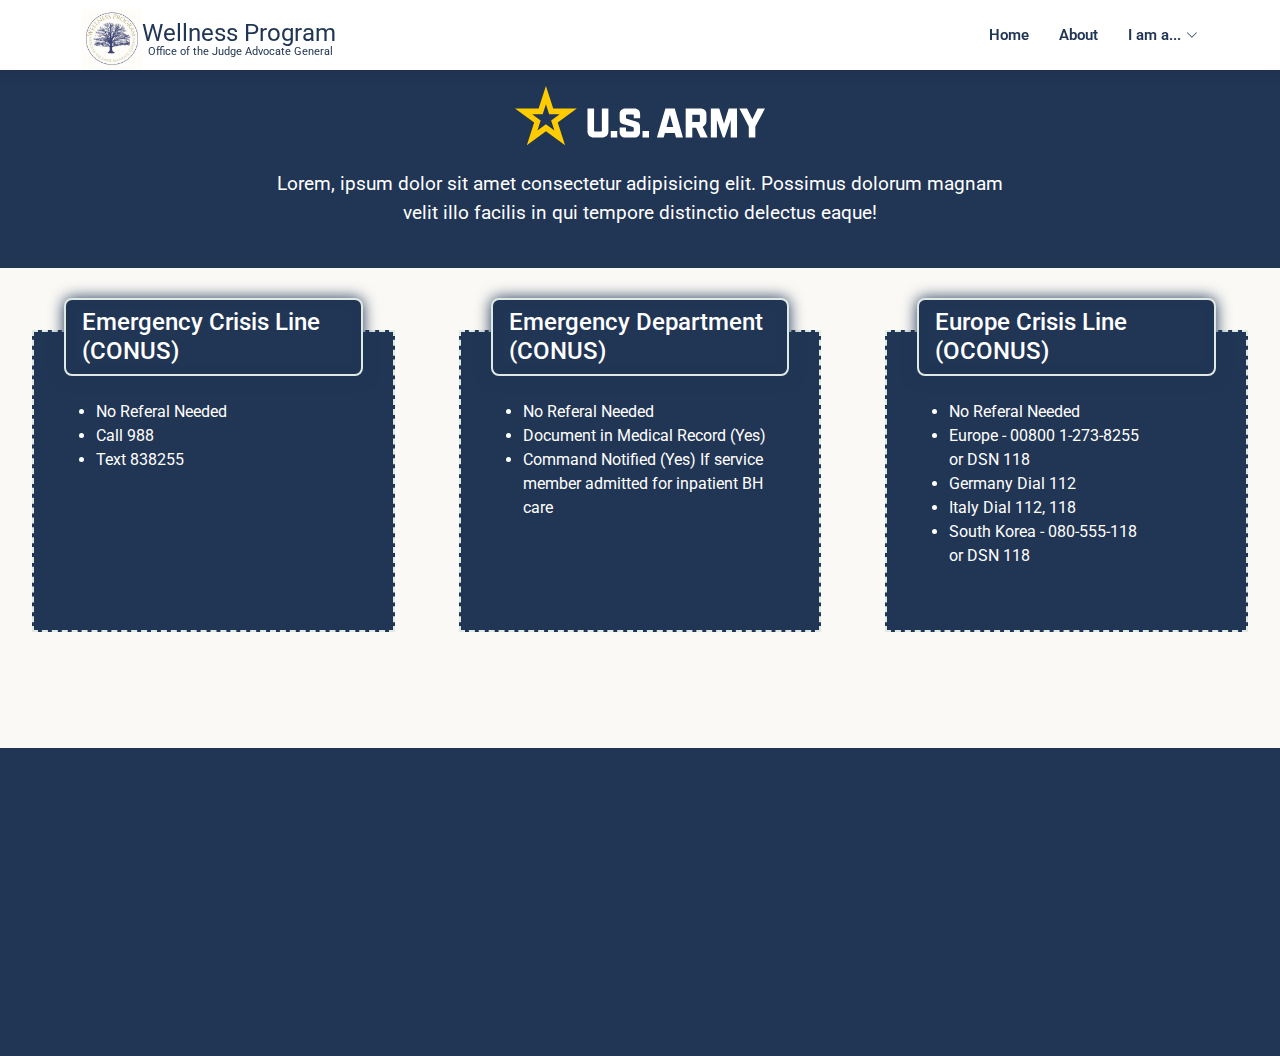
<file: active1.html>
<!DOCTYPE html>
<html lang="en">

<head>
  <meta charset="utf-8">
  <meta content="width=device-width, initial-scale=1.0" name="viewport">

  <title>About - Serenity Bootstrap Template</title>
  <meta content="" name="description">
  <meta content="" name="keywords">

  <!-- Favicons -->
  <link href="assets/img/favicon.png" rel="icon">
  <link href="assets/img/apple-touch-icon.png" rel="apple-touch-icon">

  <!-- Google Fonts -->
  <link href="https://fonts.googleapis.com/css?family=Open+Sans:300,300i,400,400i,600,600i,700,700i|Raleway:300,300i,400,400i,500,500i,600,600i,700,700i|Poppins:300,300i,400,400i,500,500i,600,600i,700,700i" rel="stylesheet">

  <!-- Vendor CSS Files -->
  <link href="assets/vendor/aos/aos.css" rel="stylesheet">
  <link href="assets/vendor/bootstrap/css/bootstrap.min.css" rel="stylesheet">
  <link href="assets/vendor/bootstrap-icons/bootstrap-icons.css" rel="stylesheet">
  <link href="assets/vendor/boxicons/css/boxicons.min.css" rel="stylesheet">
  <link href="assets/vendor/glightbox/css/glightbox.min.css" rel="stylesheet">
  <link href="assets/vendor/swiper/swiper-bundle.min.css" rel="stylesheet">

  <!-- Template Main CSS File -->
  <link href="assets/css/style.css" rel="stylesheet">

  <!-- =======================================================
  * Template Name: Serenity
  * Template URL: https://bootstrapmade.com/serenity-bootstrap-corporate-template/
  * Updated: Mar 17 2024 with Bootstrap v5.3.3
  * Author: BootstrapMade.com
  * License: https://bootstrapmade.com/license/
  ======================================================== -->
</head>

<body class="active1">

  <!-- ======= Header ======= -->
  <header id="header" class="fixed-top d-flex align-items-center active1">
    <div class="container d-flex align-items-center justify-content-between">

      <div class="logo">
        <!-- <h1 class="text-light"><a href="index.html"><img src="./assets/img/logo jun 2024.jpg" alt="logo" class="our-logo">Wellness</a></h1> -->
         <!-- <a href="index.html"><img src="./assets/img/logo jun 2024.jpg" alt=""></a> -->
        <!-- Uncomment below if you prefer to use an image logo -->
        <a href="index.html" class="change-text"><img src="assets/img/logo jun 2024.jpg" alt="" class="img-fluid">Wellness Program</a>
        <p class="custom-text">Office of the Judge Advocate General</p>
      </div>
      

      <nav id="navbar" class="navbar">
        <ul>
          <li><a class="active change-text" href="index.html">Home</a></li>
          <!-- <li class="dropdown"><a href="#"><span>MilLife Topics</span> <i class="bi bi-chevron-down"></i></a>
            <ul>
              <li><a href="#">Place Holder</a></li>
              <li><a href="#">Place Holder</a></li>
              <li class="dropdown"><a href="#"><span>Deep Drop Down</span> <i class="bi bi-chevron-right"></i></a>
                <ul>
                  <li><a href="#">Deep Drop Down 1</a></li>
                  <li><a href="#">Deep Drop Down 2</a></li>
                  <li><a href="#">Deep Drop Down 3</a></li>
                  <li><a href="#">Deep Drop Down 4</a></li>
                  <li><a href="#">Deep Drop Down 5</a></li>
                </ul>
              </li>
            </ul>
          </li> -->
          <!-- This is the about link -->
          <li><a class="active change-text" href="./new-about.html" >About</a></li>
          <!-- This is the start of the I am link -->
          <li class="dropdown"><a class="change-text" href="#"><span>I am a...</span> <i class="bi bi-chevron-down"></i></a>
            <ul class="iam-active1">
              <li class="dropdown"><a class="change-text" href="#"><span>Active Duty</span> <i class="bi bi-chevron-right"></i></a>
                <ul class="custom-drop li active1">
                  <li class="custom-link" style="font-weight: 500; text-decoration: underline;" ><a class="custom-a change-text mobile" href="./active1.html" >In Crisis</a></li>
                  <li class="custom-link" style="font-weight: 500; text-decoration: underline;"><a class="custom-a change-text mobile" href="./active2.html" >Non-Urgent BH</a></li>
                  <li class="custom-link" style="font-weight: 500; text-decoration: underline;"><a class="custom-a change-text mobile" href="./active3.html" >Resources</a></li>
                </ul>
              </li>     
            
              <li class="dropdown"><a class="change-text" href="#"><span>Reserve</span> <i class="bi bi-chevron-right"></i></a>
                <ul class="custom-drop li active1">
                  <li class="custom-link" style="font-weight: 500; text-decoration: underline;" ><a class="custom-a change-text mobile" href="./reserve1.html" >In Crisis</a></li>
                  <li class="custom-link" style="font-weight: 500; text-decoration: underline;"><a class="custom-a change-text mobile" href="./reserve2.html" >Non-Urgent BH</a></li>
                  <li class="custom-link" style="font-weight: 500; text-decoration: underline;"><a class="custom-a change-text mobile" href="./reserve3.html" >Resources</a></li>
                </ul>
              </li>             
              <li class="dropdown"><a class="change-text" href="#"><span>Guard</span> <i class="bi bi-chevron-right"></i></a>
                <ul class="custom-drop li active1">
                  <li class="custom-link" style="font-weight: 500; text-decoration: underline;" ><a class="custom-a change-text mobile" href="./guard1.html" >In Crisis</a></li>
                  <li class="custom-link" style="font-weight: 500; text-decoration: underline;"><a class="custom-a change-text mobile" href="./guard2.html" >Non-Urgent BH</a></li>
                  <li class="custom-link" style="font-weight: 500; text-decoration: underline;"><a class="custom-a change-text mobile" href="./guard3.html" >Resources</a></li>
                </ul>
              </li>             
              <li class="dropdown"><a class="change-text" href="#"><span>Civillian</span> <i class="bi bi-chevron-right"></i></a>
                <ul class="custom-drop li active1">
                  <li class="custom-link" style="font-weight: 500; text-decoration: underline;" ><a class="custom-a change-text mobile" href="./civilian1.html" >In Crisis</a></li>
                  <li class="custom-link" style="font-weight: 500; text-decoration: underline;"><a class="custom-a change-text mobile" href="./civilian2.html" >Non-Urgent BH</a></li>
                  <li class="custom-link" style="font-weight: 500; text-decoration: underline;"><a class="custom-a change-text mobile" href="./civilian3.html" >Resources</a></li>
                </ul>
              </li>             
            </ul>
          </li>
        
          <!-- This has been removed -->
          <!-- <li><a class="getstarted" href="about.html">Log In</a></li> -->
        </ul>
        <i class="bi bi-list mobile-nav-toggle"></i>
      </nav><!-- .navbar -->

    </div>
  </header><!-- End Header -->

 
  <main id="main" class="the-main active1">
    <div class="section-intro active1">
      <h1 class="page-title">
         <img class="usarmylogo" src="./assets/img/usarmy.svg" alt="">
      </h1>
      <p>
        Lorem, ipsum dolor sit amet consectetur adipisicing elit. Possimus dolorum magnam velit illo facilis in qui tempore distinctio delectus eaque!
      </p>
    </div>
    <section class="section-row section-justify-center">
      <div class="section-card-column">
        <figure class="section-card section-code-card">
          <h2 class="section-card-header">Emergency Crisis Line (CONUS)</h2>
          <div class="card-body">
            <ul>
              <li>No Referal Needed</li>
              <li>Call 988</li>
              <li>Text 838255</li>
            </ul>
          </div>
          <!-- with the <pre> element, it counts all spaces literally, so proper code indentation cannot be applied in this case -->
       
        </figure>
      </div>
      <div class="section-card-column">
        <figure class="section-card section-code-card">
          <h2 class="section-card-header">Emergency Department (CONUS)</h2>
          <div class="card-body">
           <ul>
            <li>No Referal Needed</li>
            <li>Document in Medical Record (Yes)</li>
            <li>Command Notified (Yes) If service member admitted for inpatient BH care</li>
           </ul>
          </div>
        
        </figure>
      </div>
      <div class="section-card-column">
        <figure class="section-card section-code-card">
          <h2 class="section-card-header">Europe Crisis Line (OCONUS)</h2>
          <div class="card-body">
            <ul>
              <li>No Referal Needed</li>
              <li>Europe - 00800 1-273-8255</li>
              <span> or DSN 118</span>
              <li>Germany Dial 112</li>
              <li>Italy Dial 112, 118</li>
              <li>South Korea - 080-555-118</li>
              <span>or DSN 118</span>
            </ul>
          </div>
          <!-- with the <pre> element, it counts all spaces literally, so proper code indentation cannot be applied in this case -->
       
        </figure>
      </div>
      
    </section>
   

  </main><!-- End #main -->

  <!-- ======= Footer ======= -->
  <footer id="footer" class="active1">
    <div class="footer-top active1">
      <div class="container">
        <div class="row">

           <!-- <div class="col-lg-3 col-md-6 footer-info">
            <h3>Wellness</h3>
            <p>Mindfully focusing on wellness in our lives builds resilience and enables us to thrive amidst life’s challenges..</p>
          </div> -->

          <!-- <div class="col-lg-3 col-md-6 footer-links">
            <h4>Useful Links</h4>
            <ul>
              <li><a href="#">Home</a></li>
              <li><a href="#">About us</a></li>
              <li><a href="#">Services</a></li>
              <li><a href="#">Terms of service</a></li>
              <li><a href="#">Privacy policy</a></li>
            </ul>
          </div> -->

          <!-- <div class="col-lg-3 col-md-6 footer-contact">
            <h4>Contact Us</h4>
            <p>
              9275 Gunston Road <br>
              Fort Belvoir, VA 22060<br>
              United States <br>
              <strong>Phone:</strong> 703-693-1100<br>
              <strong>Email:</strong> info@example.com<br>
            </p> 

             <div class="social-links">
              <a href="#" class="twitter"><i class="bi bi-twitter"></i></a>
              <a href="#" class="facebook"><i class="bi bi-facebook"></i></a>
              <a href="#" class="instagram"><i class="bi bi-instagram"></i></a>
              <a href="#" class="linkedin"><i class="bi bi-linkedin"></i></a>
            </div> 

           </div>  -->

            <!-- <div class="col-lg-3 col-md-6 footer-newsletter">
            <h4>Our Newsletter</h4>
            <p>Tamen quem nulla quae legam multos aute sint culpa legam noster magna veniam enim veniam illum dolore legam minim quorum culpa amet magna export quem marada parida nodela caramase seza.</p>
            <form action="" method="post">
              <input type="email" name="email"><input type="submit" value="Subscribe">
            </form>
          </div>   -->
 <section id="cta" class="cta active1">
      <div class="container" data-aos="fade-in">

        <div class="text-center move-center">
          <div class="new-logo">
            <a href="index.html"><img src="assets/img/logo jun 2024.jpg" alt="" class="img-fluid"></a>
            <h3>In Crisis?</h3>
          </div>
          
          <p> In the United States, call <span class="lg-red-text">988 or Text 838255</span> if you are in an emergency.<br class="none"> For those outside the United States, call your local emergency number.</p>
          <!-- <a class="cta-btn" href="https://livechat.militaryonesourceconnect.org/webchat/" >Chat Live</a> -->
        </div>

      </div>
    </section> 
    <!-- End Cta Section -->

        </div>
      </div>
    </div>

    
  </footer><!-- End Footer -->

  <a href="#" class="back-to-top d-flex align-items-center justify-content-center"><i class="bi bi-arrow-up-short"></i></a>

  <!-- Vendor JS Files -->
  <script src="assets/vendor/purecounter/purecounter_vanilla.js"></script>
  <script src="assets/vendor/aos/aos.js"></script>
  <script src="assets/vendor/bootstrap/js/bootstrap.bundle.min.js"></script>
  <script src="assets/vendor/glightbox/js/glightbox.min.js"></script>
  <script src="assets/vendor/isotope-layout/isotope.pkgd.min.js"></script>
  <script src="assets/vendor/swiper/swiper-bundle.min.js"></script>
  <script src="assets/vendor/waypoints/noframework.waypoints.js"></script>
  <script src="assets/vendor/php-email-form/validate.js"></script>

  <!-- Template Main JS File -->
  <script src="assets/js/main.js"></script>

</body>

</html>
</file>
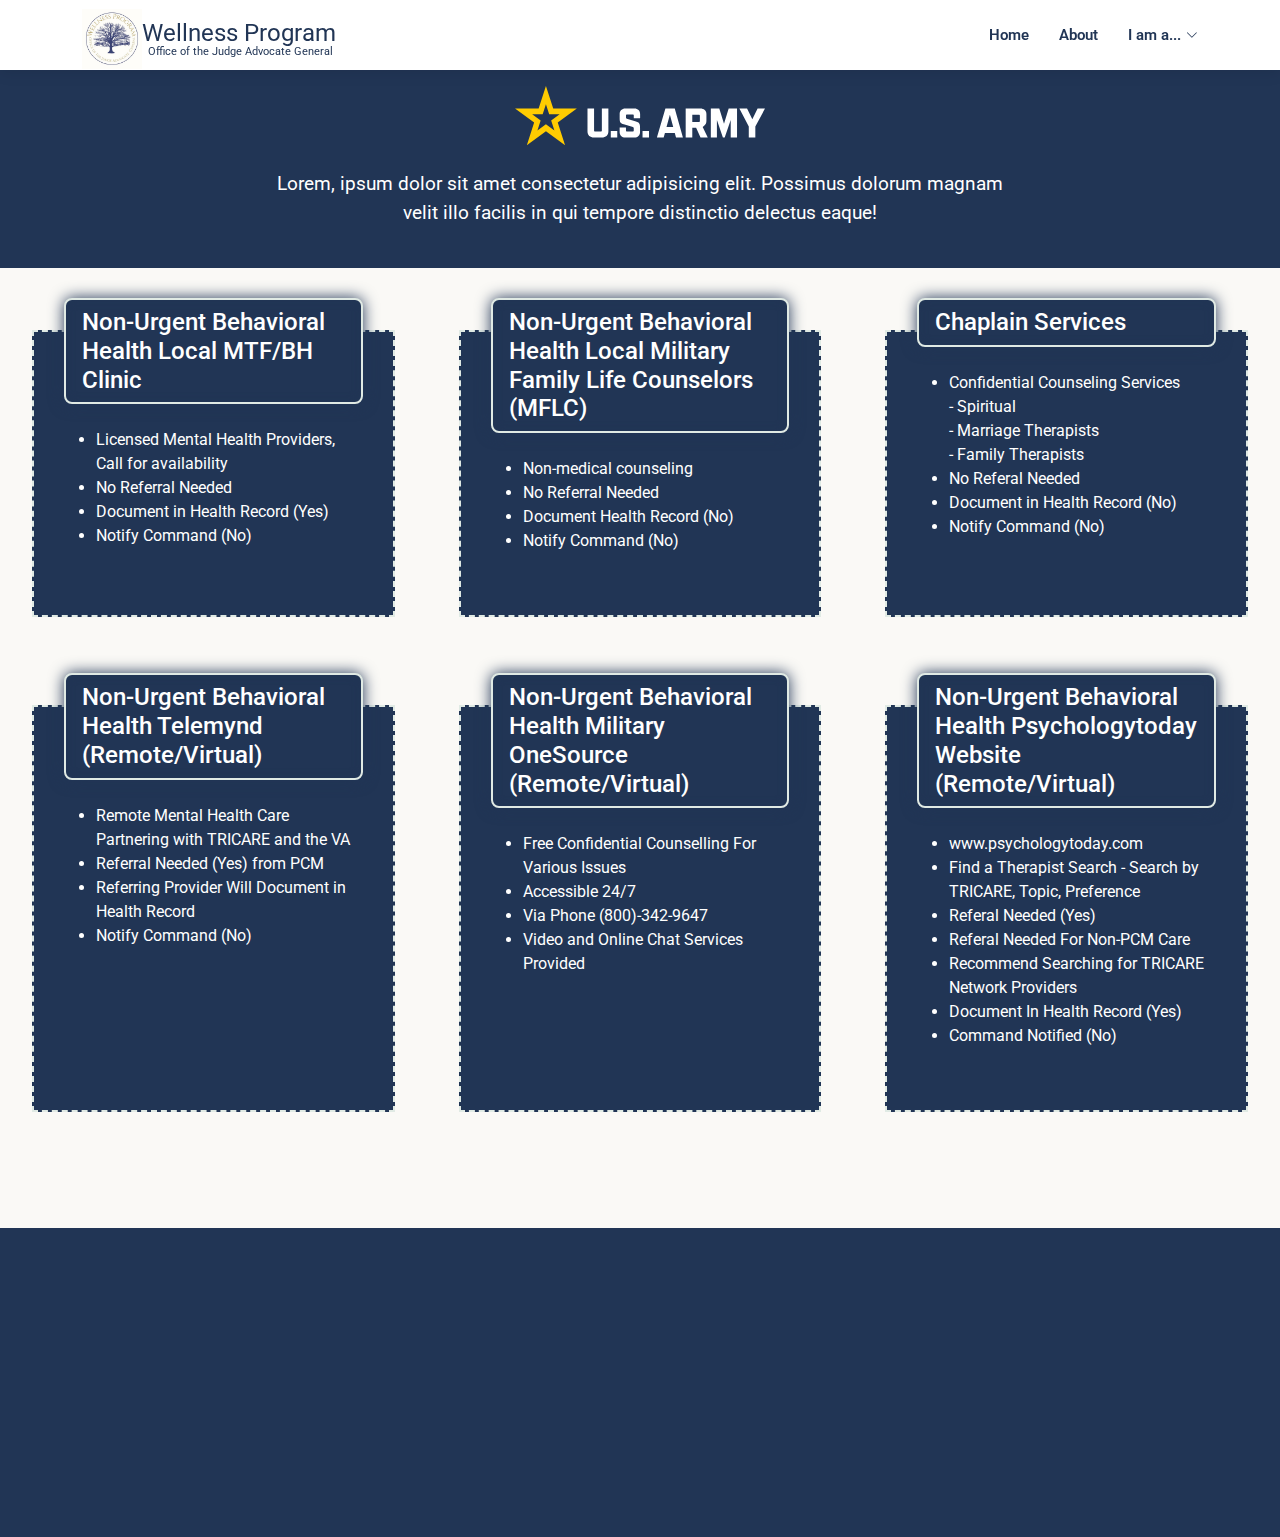
<file: active2.html>
<!DOCTYPE html>
<html lang="en">

<head>
  <meta charset="utf-8">
  <meta content="width=device-width, initial-scale=1.0" name="viewport">

  <title>About - Serenity Bootstrap Template</title>
  <meta content="" name="description">
  <meta content="" name="keywords">

  <!-- Favicons -->
  <link href="assets/img/favicon.png" rel="icon">
  <link href="assets/img/apple-touch-icon.png" rel="apple-touch-icon">

  <!-- Google Fonts -->
  <link href="https://fonts.googleapis.com/css?family=Open+Sans:300,300i,400,400i,600,600i,700,700i|Raleway:300,300i,400,400i,500,500i,600,600i,700,700i|Poppins:300,300i,400,400i,500,500i,600,600i,700,700i" rel="stylesheet">

  <!-- Vendor CSS Files -->
  <link href="assets/vendor/aos/aos.css" rel="stylesheet">
  <link href="assets/vendor/bootstrap/css/bootstrap.min.css" rel="stylesheet">
  <link href="assets/vendor/bootstrap-icons/bootstrap-icons.css" rel="stylesheet">
  <link href="assets/vendor/boxicons/css/boxicons.min.css" rel="stylesheet">
  <link href="assets/vendor/glightbox/css/glightbox.min.css" rel="stylesheet">
  <link href="assets/vendor/swiper/swiper-bundle.min.css" rel="stylesheet">

  <!-- Template Main CSS File -->
  <link href="assets/css/style.css" rel="stylesheet">

  <!-- =======================================================
  * Template Name: Serenity
  * Template URL: https://bootstrapmade.com/serenity-bootstrap-corporate-template/
  * Updated: Mar 17 2024 with Bootstrap v5.3.3
  * Author: BootstrapMade.com
  * License: https://bootstrapmade.com/license/
  ======================================================== -->
</head>

<body class="active1">

  <!-- ======= Header ======= -->
  <header id="header" class="fixed-top d-flex align-items-center active1">
    <div class="container d-flex align-items-center justify-content-between">

      <div class="logo">
        <!-- <h1 class="text-light"><a href="index.html"><img src="./assets/img/logo jun 2024.jpg" alt="logo" class="our-logo">Wellness</a></h1> -->
         <!-- <a href="index.html"><img src="./assets/img/logo jun 2024.jpg" alt=""></a> -->
        <!-- Uncomment below if you prefer to use an image logo -->
        <a href="index.html" class="change-text"><img src="assets/img/logo jun 2024.jpg" alt="" class="img-fluid">Wellness Program</a>
        <p class="custom-text">Office of the Judge Advocate General</p>
      </div>
      

      <nav id="navbar" class="navbar">
        <ul>
          <li><a class="active change-text" href="index.html">Home</a></li>
          <!-- <li class="dropdown"><a href="#"><span>MilLife Topics</span> <i class="bi bi-chevron-down"></i></a>
            <ul>
              <li><a href="#">Place Holder</a></li>
              <li><a href="#">Place Holder</a></li>
              <li class="dropdown"><a href="#"><span>Deep Drop Down</span> <i class="bi bi-chevron-right"></i></a>
                <ul>
                  <li><a href="#">Deep Drop Down 1</a></li>
                  <li><a href="#">Deep Drop Down 2</a></li>
                  <li><a href="#">Deep Drop Down 3</a></li>
                  <li><a href="#">Deep Drop Down 4</a></li>
                  <li><a href="#">Deep Drop Down 5</a></li>
                </ul>
              </li>
            </ul>
          </li> -->
          <!-- This is the about link -->
          <li><a class="active change-text" href="./new-about.html" >About</a></li>
          <!-- This is the start of the I am link -->
          <li class="dropdown"><a class="change-text" href="#"><span>I am a...</span> <i class="bi bi-chevron-down"></i></a>
            <ul class="iam-active1">
              <li class="dropdown"><a class="change-text" href="#"><span>Active Duty</span> <i class="bi bi-chevron-right"></i></a>
                <ul class="custom-drop li active1">
                  <li class="custom-link" style="font-weight: 500; text-decoration: underline;" ><a class="custom-a change-text mobile" href="./active1.html" >In Crisis</a></li>
                  <li class="custom-link" style="font-weight: 500; text-decoration: underline;"><a class="custom-a change-text mobile" href="./active2.html" >Non-Urgent BH</a></li>
                  <li class="custom-link" style="font-weight: 500; text-decoration: underline;"><a class="custom-a change-text mobile" href="./active3.html" >Resources</a></li>
                </ul>
              </li>     
            
              <li class="dropdown"><a class="change-text"  href="#"><span>Reserve</span> <i class="bi bi-chevron-right"></i></a>
                <ul class="custom-drop li active1">
                  <li class="custom-link" style="font-weight: 500; text-decoration: underline;" ><a class="custom-a change-text mobile" href="./reserve1.html" >In Crisis</a></li>
                  <li class="custom-link" style="font-weight: 500; text-decoration: underline;"><a class="custom-a change-text mobile" href="./reserve2.html" >Non-Urgent BH</a></li>
                  <li class="custom-link" style="font-weight: 500; text-decoration: underline;"><a class="custom-a change-text mobile" href="./reserve3.html" >Resources</a></li>
                </ul>
              </li>             
              <li class="dropdown"><a class="change-text" href="#"><span>Guard</span> <i class="bi bi-chevron-right"></i></a>
                <ul class="custom-drop li active1">
                  <li class="custom-link" style="font-weight: 500; text-decoration: underline;" ><a class="custom-a change-text mobile" href="./guard1.html" >In Crisis</a></li>
                  <li class="custom-link" style="font-weight: 500; text-decoration: underline;"><a class="custom-a change-text mobile" href="./guard2.html" >Non-Urgent BH</a></li>
                  <li class="custom-link" style="font-weight: 500; text-decoration: underline;"><a class="custom-a change-text mobile" href="./guard3.html" >Resources</a></li>
                </ul>
              </li>             
              <li class="dropdown"><a class="change-text" href="#"><span>Civilian</span> <i class="bi bi-chevron-right"></i></a>
                <ul class="custom-drop li active1">
                  <li class="custom-link" style="font-weight: 500; text-decoration: underline;" ><a class="custom-a change-text mobile" href="./civilian1.html" >In Crisis</a></li>
                  <li class="custom-link" style="font-weight: 500; text-decoration: underline;"><a class="custom-a change-text mobile" href="./civilian2.html" >Non-Urgent BH</a></li>
                  <li class="custom-link" style="font-weight: 500; text-decoration: underline;"><a class="custom-a change-text mobile" href="./civilian3.html" >Resources</a></li>
                </ul>
              </li>             
            </ul>
          </li>
        
          <!-- This has been removed -->
          <!-- <li><a class="getstarted" href="about.html">Log In</a></li> -->
        </ul>
        <i class="bi bi-list mobile-nav-toggle"></i>
      </nav><!-- .navbar -->

    </div>
  </header><!-- End Header -->

 
  <main id="main" class="the-main active1">
    <div class="section-intro active1">
      <h1 class="page-title">
        <img class="usarmylogo" src="./assets/img/usarmy.svg" alt="">
      </h1>
      <p>
        Lorem, ipsum dolor sit amet consectetur adipisicing elit. Possimus dolorum magnam velit illo facilis in qui tempore distinctio delectus eaque!
      </p>
    </div>
    <section class="section-row section-justify-center">
      <div class="section-card-column">
        <figure class="section-card section-code-card">
          <h2 class="section-card-header">Non-Urgent Behavioral Health Local MTF/BH Clinic</h2>
          <div class="card-body">
            <ul>
              <li>Licensed Mental Health Providers, Call for availability</li>
              <li>No Referral Needed</li>
              <li>Document in Health Record (Yes)</li>
              <li>Notify Command (No)</li>
            </ul>
          </div>
          <!-- with the <pre> element, it counts all spaces literally, so proper code indentation cannot be applied in this case -->
       
        </figure>
      </div>
      <div class="section-card-column">
        <figure class="section-card section-code-card">
          <h2 class="section-card-header">Non-Urgent Behavioral Health Local Military Family Life Counselors (MFLC)</h2>
          <div class="card-body">
           <ul>
            <li>Non-medical counseling</li>
            <li>No Referral Needed</li>
            <li>Document Health Record (No)</li>
            <li>Notify Command (No)</li>
           </ul>
          </div>
        
        </figure>
      </div>
      <div class="section-card-column">
        <figure class="section-card section-code-card">
          <h2 class="section-card-header">Chaplain Services</h2>
          <div class="card-body">
            <ul>
              <li>Confidential Counseling Services</li>
              <span>- Spiritual</span> <br>
              <span>- Marriage Therapists</span> <br>
              <span>- Family Therapists</span>
              <li>No Referal Needed</li>
              <li>Document in Health Record (No)</li>
              <li>Notify Command (No)</li>
              
            </ul>
          </div>
          <!-- with the <pre> element, it counts all spaces literally, so proper code indentation cannot be applied in this case -->
       
        </figure>
      </div>
      <div class="section-card-column">
        <figure class="section-card section-code-card">
          <h2 class="section-card-header">Non-Urgent Behavioral Health Telemynd (Remote/Virtual)</h2>
          <div class="card-body">
            <ul>
              <li>Remote Mental Health Care Partnering with TRICARE and the VA</li>
              <li>Referral Needed (Yes) from PCM</li>
              <li>Referring Provider Will Document in Health Record</li>
              <li>Notify Command (No)</li>
            </ul>
          </div>
          <!-- with the <pre> element, it counts all spaces literally, so proper code indentation cannot be applied in this case -->
       
        </figure>
      </div>
      <div class="section-card-column">
        <figure class="section-card section-code-card">
          <h2 class="section-card-header">Non-Urgent Behavioral Health Military OneSource (Remote/Virtual)</h2>
          <div class="card-body">
            <ul>
              <li>Free Confidential Counselling For Various Issues</li>
              <li>Accessible 24/7</li>
              <li>Via Phone (800)-342-9647</li>
              <li>Video and Online Chat Services Provided</li>
            </ul>
          </div>
          <!-- with the <pre> element, it counts all spaces literally, so proper code indentation cannot be applied in this case -->
       
        </figure>
      </div>
      <div class="section-card-column">
        <figure class="section-card section-code-card">
          <h2 class="section-card-header">Non-Urgent Behavioral Health <a style="color: #fff;" href="https://www.psychologytoday.com/" target="_blank">Psychologytoday Website</a> (Remote/Virtual)</h2>
          <div class="card-body">
            <ul>
              <li><a style="color: #fff;" href="https://www.psychologytoday.com/" target="_blank">www.psychologytoday.com</a></li>
              <li>Find a Therapist Search - Search by TRICARE, Topic, Preference</li>
              <li>Referal Needed (Yes)</li>
              <li>Referal Needed For Non-PCM Care</li>
              <li>Recommend Searching for TRICARE Network Providers</li>
              <li>Document In Health Record (Yes)</li>
              <li>Command Notified (No)</li>
            </ul>
          </div>
          <!-- with the <pre> element, it counts all spaces literally, so proper code indentation cannot be applied in this case -->
       
        </figure>
      </div>
      
    </section>
   

  </main><!-- End #main -->

  <!-- ======= Footer ======= -->
  <footer id="footer" class="active1">
    <div class="footer-top active1">
      <div class="container">
        <div class="row">

           <!-- <div class="col-lg-3 col-md-6 footer-info">
            <h3>Wellness</h3>
            <p>Mindfully focusing on wellness in our lives builds resilience and enables us to thrive amidst life’s challenges..</p>
          </div> -->

          <!-- <div class="col-lg-3 col-md-6 footer-links">
            <h4>Useful Links</h4>
            <ul>
              <li><a href="#">Home</a></li>
              <li><a href="#">About us</a></li>
              <li><a href="#">Services</a></li>
              <li><a href="#">Terms of service</a></li>
              <li><a href="#">Privacy policy</a></li>
            </ul>
          </div> -->

          <!-- <div class="col-lg-3 col-md-6 footer-contact">
            <h4>Contact Us</h4>
            <p>
              9275 Gunston Road <br>
              Fort Belvoir, VA 22060<br>
              United States <br>
              <strong>Phone:</strong> 703-693-1100<br>
              <strong>Email:</strong> info@example.com<br>
            </p> 

             <div class="social-links">
              <a href="#" class="twitter"><i class="bi bi-twitter"></i></a>
              <a href="#" class="facebook"><i class="bi bi-facebook"></i></a>
              <a href="#" class="instagram"><i class="bi bi-instagram"></i></a>
              <a href="#" class="linkedin"><i class="bi bi-linkedin"></i></a>
            </div> 

           </div>  -->

            <!-- <div class="col-lg-3 col-md-6 footer-newsletter">
            <h4>Our Newsletter</h4>
            <p>Tamen quem nulla quae legam multos aute sint culpa legam noster magna veniam enim veniam illum dolore legam minim quorum culpa amet magna export quem marada parida nodela caramase seza.</p>
            <form action="" method="post">
              <input type="email" name="email"><input type="submit" value="Subscribe">
            </form>
          </div>   -->
 <section id="cta" class="cta active1">
      <div class="container" data-aos="fade-in">

        <div class="text-center move-center">
          <div class="new-logo">
            <a href="index.html"><img src="assets/img/logo jun 2024.jpg" alt="" class="img-fluid"></a>
            <h3>In Crisis?</h3>
          </div>
          
          <p> In the United States, call <span class="lg-red-text">988 or Text 838255</span> if you are in an emergency.<br class="none"> For those outside the United States, call your local emergency number.</p>
          <!-- <a class="cta-btn" href="https://livechat.militaryonesourceconnect.org/webchat/" >Chat Live</a> -->
        </div>

      </div>
    </section> 
    <!-- End Cta Section -->

        </div>
      </div>
    </div>

    
  </footer><!-- End Footer -->

  <a href="#" class="back-to-top d-flex align-items-center justify-content-center"><i class="bi bi-arrow-up-short"></i></a>

  <!-- Vendor JS Files -->
  <script src="assets/vendor/purecounter/purecounter_vanilla.js"></script>
  <script src="assets/vendor/aos/aos.js"></script>
  <script src="assets/vendor/bootstrap/js/bootstrap.bundle.min.js"></script>
  <script src="assets/vendor/glightbox/js/glightbox.min.js"></script>
  <script src="assets/vendor/isotope-layout/isotope.pkgd.min.js"></script>
  <script src="assets/vendor/swiper/swiper-bundle.min.js"></script>
  <script src="assets/vendor/waypoints/noframework.waypoints.js"></script>
  <script src="assets/vendor/php-email-form/validate.js"></script>

  <!-- Template Main JS File -->
  <script src="assets/js/main.js"></script>

</body>

</html>
</file>
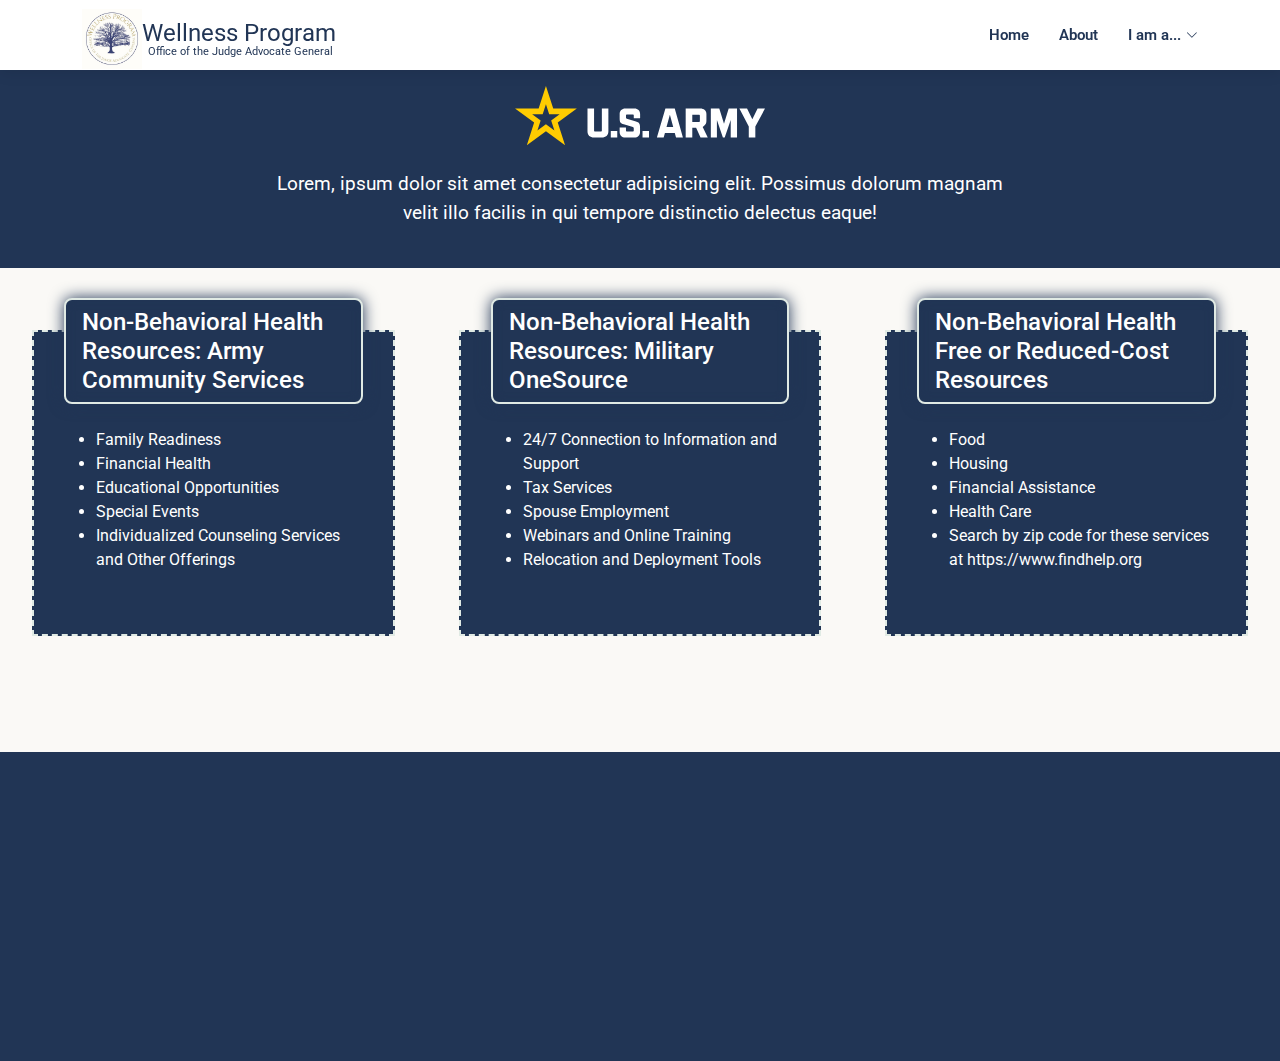
<file: active3.html>
<!DOCTYPE html>
<html lang="en">

<head>
  <meta charset="utf-8">
  <meta content="width=device-width, initial-scale=1.0" name="viewport">

  <title>About - Serenity Bootstrap Template</title>
  <meta content="" name="description">
  <meta content="" name="keywords">

  <!-- Favicons -->
  <link href="assets/img/favicon.png" rel="icon">
  <link href="assets/img/apple-touch-icon.png" rel="apple-touch-icon">

  <!-- Google Fonts -->
  <link href="https://fonts.googleapis.com/css?family=Open+Sans:300,300i,400,400i,600,600i,700,700i|Raleway:300,300i,400,400i,500,500i,600,600i,700,700i|Poppins:300,300i,400,400i,500,500i,600,600i,700,700i" rel="stylesheet">

  <!-- Vendor CSS Files -->
  <link href="assets/vendor/aos/aos.css" rel="stylesheet">
  <link href="assets/vendor/bootstrap/css/bootstrap.min.css" rel="stylesheet">
  <link href="assets/vendor/bootstrap-icons/bootstrap-icons.css" rel="stylesheet">
  <link href="assets/vendor/boxicons/css/boxicons.min.css" rel="stylesheet">
  <link href="assets/vendor/glightbox/css/glightbox.min.css" rel="stylesheet">
  <link href="assets/vendor/swiper/swiper-bundle.min.css" rel="stylesheet">

  <!-- Template Main CSS File -->
  <link href="assets/css/style.css" rel="stylesheet">

  <!-- =======================================================
  * Template Name: Serenity
  * Template URL: https://bootstrapmade.com/serenity-bootstrap-corporate-template/
  * Updated: Mar 17 2024 with Bootstrap v5.3.3
  * Author: BootstrapMade.com
  * License: https://bootstrapmade.com/license/
  ======================================================== -->
</head>

<body>

  <!-- ======= Header ======= -->
  <header id="header" class="fixed-top d-flex align-items-center active1">
    <div class="container d-flex align-items-center justify-content-between">

      <div class="logo">
        <!-- <h1 class="text-light"><a href="index.html"><img src="./assets/img/logo jun 2024.jpg" alt="logo" class="our-logo">Wellness</a></h1> -->
         <!-- <a href="index.html"><img src="./assets/img/logo jun 2024.jpg" alt=""></a> -->
        <!-- Uncomment below if you prefer to use an image logo -->
        <a href="index.html" class="change-text"><img src="assets/img/logo jun 2024.jpg" alt="" class="img-fluid">Wellness Program</a>
        <p class="custom-text">Office of the Judge Advocate General</p>
      </div>
      

      <nav id="navbar" class="navbar">
        <ul>
          <li><a class="active change-text" href="index.html">Home</a></li>
          <!-- <li class="dropdown"><a href="#"><span>MilLife Topics</span> <i class="bi bi-chevron-down"></i></a>
            <ul>
              <li><a href="#">Place Holder</a></li>
              <li><a href="#">Place Holder</a></li>
              <li class="dropdown"><a href="#"><span>Deep Drop Down</span> <i class="bi bi-chevron-right"></i></a>
                <ul>
                  <li><a href="#">Deep Drop Down 1</a></li>
                  <li><a href="#">Deep Drop Down 2</a></li>
                  <li><a href="#">Deep Drop Down 3</a></li>
                  <li><a href="#">Deep Drop Down 4</a></li>
                  <li><a href="#">Deep Drop Down 5</a></li>
                </ul>
              </li>
            </ul>
          </li> -->
          <!-- This is the about link -->
          <li><a class="active change-text" href="./new-about.html" >About</a></li>
          <!-- This is the start of the I am link -->
          <li class="dropdown"><a class="change-text" href="#"><span>I am a...</span> <i class="bi bi-chevron-down"></i></a>
            <ul class="iam-active1">
              <li class="dropdown"><a class="change-text" href="#"><span>Active Duty</span> <i class="bi bi-chevron-right"></i></a>
                <ul class="custom-drop li active1">
                  <li class="custom-link" style="font-weight: 500; text-decoration: underline;" ><a class="custom-a change-text mobile" href="./active1.html" >In Crisis</a></li>
                  <li class="custom-link" style="font-weight: 500; text-decoration: underline;"><a class="custom-a change-text mobile" href="./active2.html" >Non-Urgent BH</a></li>
                  <li class="custom-link" style="font-weight: 500; text-decoration: underline;"><a class="custom-a change-text mobile" href="./active3.html" >Resources</a></li>
                </ul>
              </li>     
            
              <li class="dropdown"><a class="change-text" href="#"><span>Reserve</span> <i class="bi bi-chevron-right"></i></a>
                <ul class="custom-drop li active1">
                  <li class="custom-link" style="font-weight: 500; text-decoration: underline;" ><a class="custom-a change-text mobile" href="./reserve1.html" >In Crisis</a></li>
                  <li class="custom-link" style="font-weight: 500; text-decoration: underline;"><a class="custom-a change-text mobile" href="./reserve2.html" >Non-Urgent BH</a></li>
                  <li class="custom-link" style="font-weight: 500; text-decoration: underline;"><a class="custom-a change-text mobile" href="./reserve3.html" >Resources</a></li>
                </ul>
              </li>             
              <li class="dropdown"><a class="change-text" href="#"><span>Guard</span> <i class="bi bi-chevron-right"></i></a>
                <ul class="custom-drop li active1">
                  <li class="custom-link" style="font-weight: 500; text-decoration: underline;" ><a class="custom-a change-text mobile" href="./guard1.html" >In Crisis</a></li>
                  <li class="custom-link" style="font-weight: 500; text-decoration: underline;"><a class="custom-a change-text mobile" href="./guard2.html" >Non-Urgent BH</a></li>
                  <li class="custom-link" style="font-weight: 500; text-decoration: underline;"><a class="custom-a change-text mobile" href="./guard3.html" >Resources</a></li>
                </ul>
              </li>             
              <li class="dropdown"><a class="change-text" href="#"><span>Civilian</span> <i class="bi bi-chevron-right"></i></a>
                <ul class="custom-drop li active1">
                  <li class="custom-link" style="font-weight: 500; text-decoration: underline;" ><a class="custom-a change-text mobile" href="./civilian1.html" >In Crisis</a></li>
                  <li class="custom-link" style="font-weight: 500; text-decoration: underline;"><a class="custom-a change-text mobile" href="./civilian2.html" >Non-Urgent BH</a></li>
                  <li class="custom-link" style="font-weight: 500; text-decoration: underline;"><a class="custom-a change-text mobile" href="./civilian3.html" >Resources</a></li>
                </ul>
              </li>             
            </ul>
          </li>
        
          <!-- This has been removed -->
          <!-- <li><a class="getstarted" href="about.html">Log In</a></li> -->
        </ul>
        <i class="bi bi-list mobile-nav-toggle"></i>
      </nav><!-- .navbar -->

    </div>
  </header><!-- End Header -->

 
  <main id="main" class="the-main active1">
    <div class="section-intro active1">
      <h1 class="page-title">
        <img class="usarmylogo" src="./assets/img/usarmy.svg" alt="">
      </h1>
      <p>
        Lorem, ipsum dolor sit amet consectetur adipisicing elit. Possimus dolorum magnam velit illo facilis in qui tempore distinctio delectus eaque!
      </p>
    </div>
    <section class="section-row section-justify-center">
      <div class="section-card-column">
        <figure class="section-card section-code-card">
          <h2 class="section-card-header">Non-Behavioral Health Resources: Army Community Services</h2>
          <div class="card-body">
            <ul>
              <li>Family Readiness</li>
              <li>Financial Health</li>
              <li>Educational Opportunities</li>
              <li>Special Events</li>
              <li>Individualized Counseling Services and Other Offerings</li>
            </ul>
          </div>
          <!-- with the <pre> element, it counts all spaces literally, so proper code indentation cannot be applied in this case -->
       
        </figure>
      </div>
      <div class="section-card-column">
        <figure class="section-card section-code-card">
          <h2 class="section-card-header">Non-Behavioral Health Resources: Military OneSource</h2>
          <div class="card-body">
            <ul>
              <li>24/7 Connection to Information and Support</li>
              <li>Tax Services</li>
              <li>Spouse Employment</li>
              <li>Webinars and Online Training</li>
              <li>Relocation and Deployment Tools</li>
            </ul>
          </div>
          <!-- with the <pre> element, it counts all spaces literally, so proper code indentation cannot be applied in this case -->
       
        </figure>
      </div>
      <div class="section-card-column">
        <figure class="section-card section-code-card">
          <h2 class="section-card-header">Non-Behavioral Health Free or Reduced-Cost Resources</h2>
          <div class="card-body">
            <ul class="nbhrl">
              <li>Food</li>
              <li>Housing</li>
              <li>Financial Assistance</li>
              <li>Health Care</li>
              <li>Search by zip code for these services at <a href="https://www.findhelp.org/" target="_blank">https://www.findhelp.org</a></li>
            </ul>
          </div>
          <!-- with the <pre> element, it counts all spaces literally, so proper code indentation cannot be applied in this case -->
       
        </figure>
      </div>
     
      
    </section>
   

  </main><!-- End #main -->

  <!-- ======= Footer ======= -->
  <footer id="footer" class="active1">
    <div class="footer-top active1">
      <div class="container">
        <div class="row">

           <!-- <div class="col-lg-3 col-md-6 footer-info">
            <h3>Wellness</h3>
            <p>Mindfully focusing on wellness in our lives builds resilience and enables us to thrive amidst life’s challenges..</p>
          </div> -->

          <!-- <div class="col-lg-3 col-md-6 footer-links">
            <h4>Useful Links</h4>
            <ul>
              <li><a href="#">Home</a></li>
              <li><a href="#">About us</a></li>
              <li><a href="#">Services</a></li>
              <li><a href="#">Terms of service</a></li>
              <li><a href="#">Privacy policy</a></li>
            </ul>
          </div> -->

          <!-- <div class="col-lg-3 col-md-6 footer-contact">
            <h4>Contact Us</h4>
            <p>
              9275 Gunston Road <br>
              Fort Belvoir, VA 22060<br>
              United States <br>
              <strong>Phone:</strong> 703-693-1100<br>
              <strong>Email:</strong> info@example.com<br>
            </p> 

             <div class="social-links">
              <a href="#" class="twitter"><i class="bi bi-twitter"></i></a>
              <a href="#" class="facebook"><i class="bi bi-facebook"></i></a>
              <a href="#" class="instagram"><i class="bi bi-instagram"></i></a>
              <a href="#" class="linkedin"><i class="bi bi-linkedin"></i></a>
            </div> 

           </div>  -->

            <!-- <div class="col-lg-3 col-md-6 footer-newsletter">
            <h4>Our Newsletter</h4>
            <p>Tamen quem nulla quae legam multos aute sint culpa legam noster magna veniam enim veniam illum dolore legam minim quorum culpa amet magna export quem marada parida nodela caramase seza.</p>
            <form action="" method="post">
              <input type="email" name="email"><input type="submit" value="Subscribe">
            </form>
          </div>   -->
 <section id="cta" class="cta active1">
      <div class="container" data-aos="fade-in">

        <div class="text-center move-center">
          <div class="new-logo">
            <a href="index.html"><img src="assets/img/logo jun 2024.jpg" alt="" class="img-fluid"></a>
            <h3>In Crisis?</h3>
          </div>
          
          <p> In the United States, call <span class="lg-red-text">988 or Text 838255</span> if you are in an emergency.<br class="none"> For those outside the United States, call your local emergency number.</p>
          <!-- <a class="cta-btn" href="https://livechat.militaryonesourceconnect.org/webchat/" >Chat Live</a> -->
        </div>

      </div>
    </section> 
    <!-- End Cta Section -->

        </div>
      </div>
    </div>

    
  </footer><!-- End Footer -->

  <a href="#" class="back-to-top d-flex align-items-center justify-content-center"><i class="bi bi-arrow-up-short"></i></a>

  <!-- Vendor JS Files -->
  <script src="assets/vendor/purecounter/purecounter_vanilla.js"></script>
  <script src="assets/vendor/aos/aos.js"></script>
  <script src="assets/vendor/bootstrap/js/bootstrap.bundle.min.js"></script>
  <script src="assets/vendor/glightbox/js/glightbox.min.js"></script>
  <script src="assets/vendor/isotope-layout/isotope.pkgd.min.js"></script>
  <script src="assets/vendor/swiper/swiper-bundle.min.js"></script>
  <script src="assets/vendor/waypoints/noframework.waypoints.js"></script>
  <script src="assets/vendor/php-email-form/validate.js"></script>

  <!-- Template Main JS File -->
  <script src="assets/js/main.js"></script>

</body>

</html>
</file>
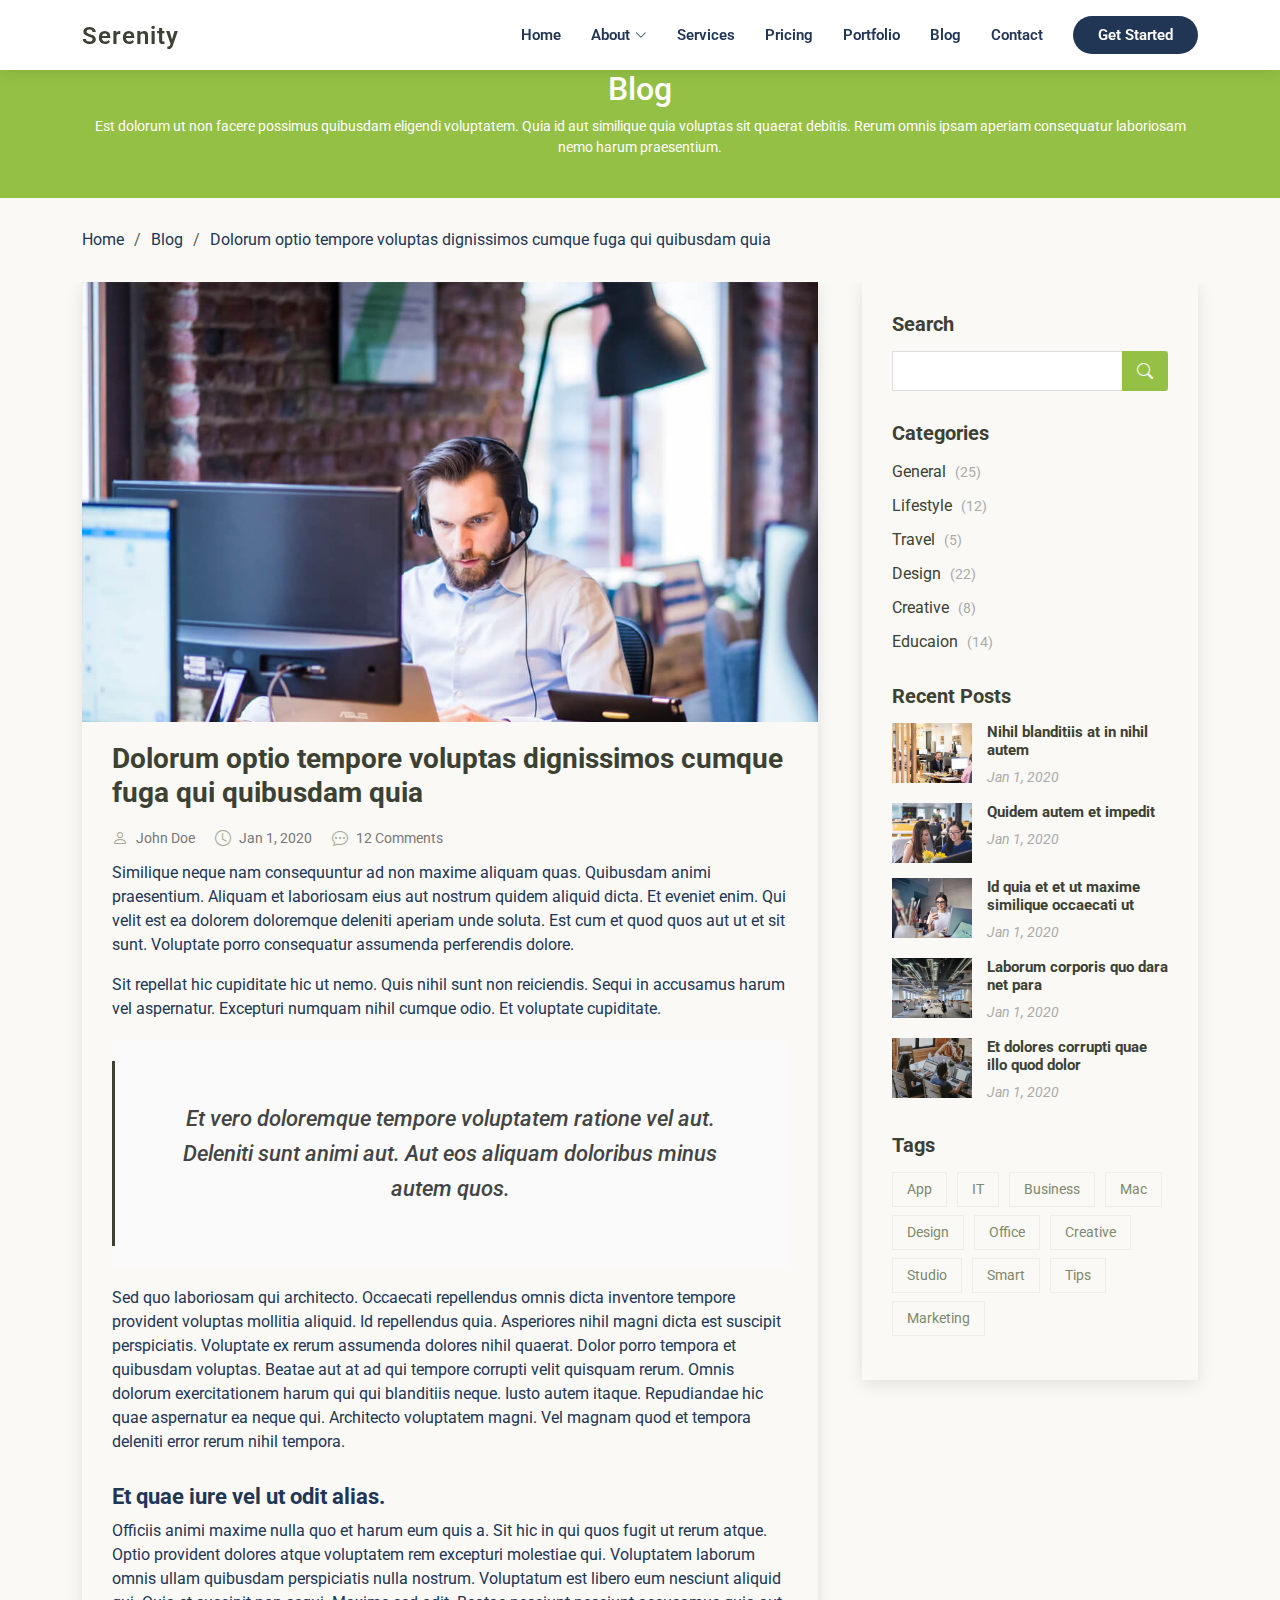
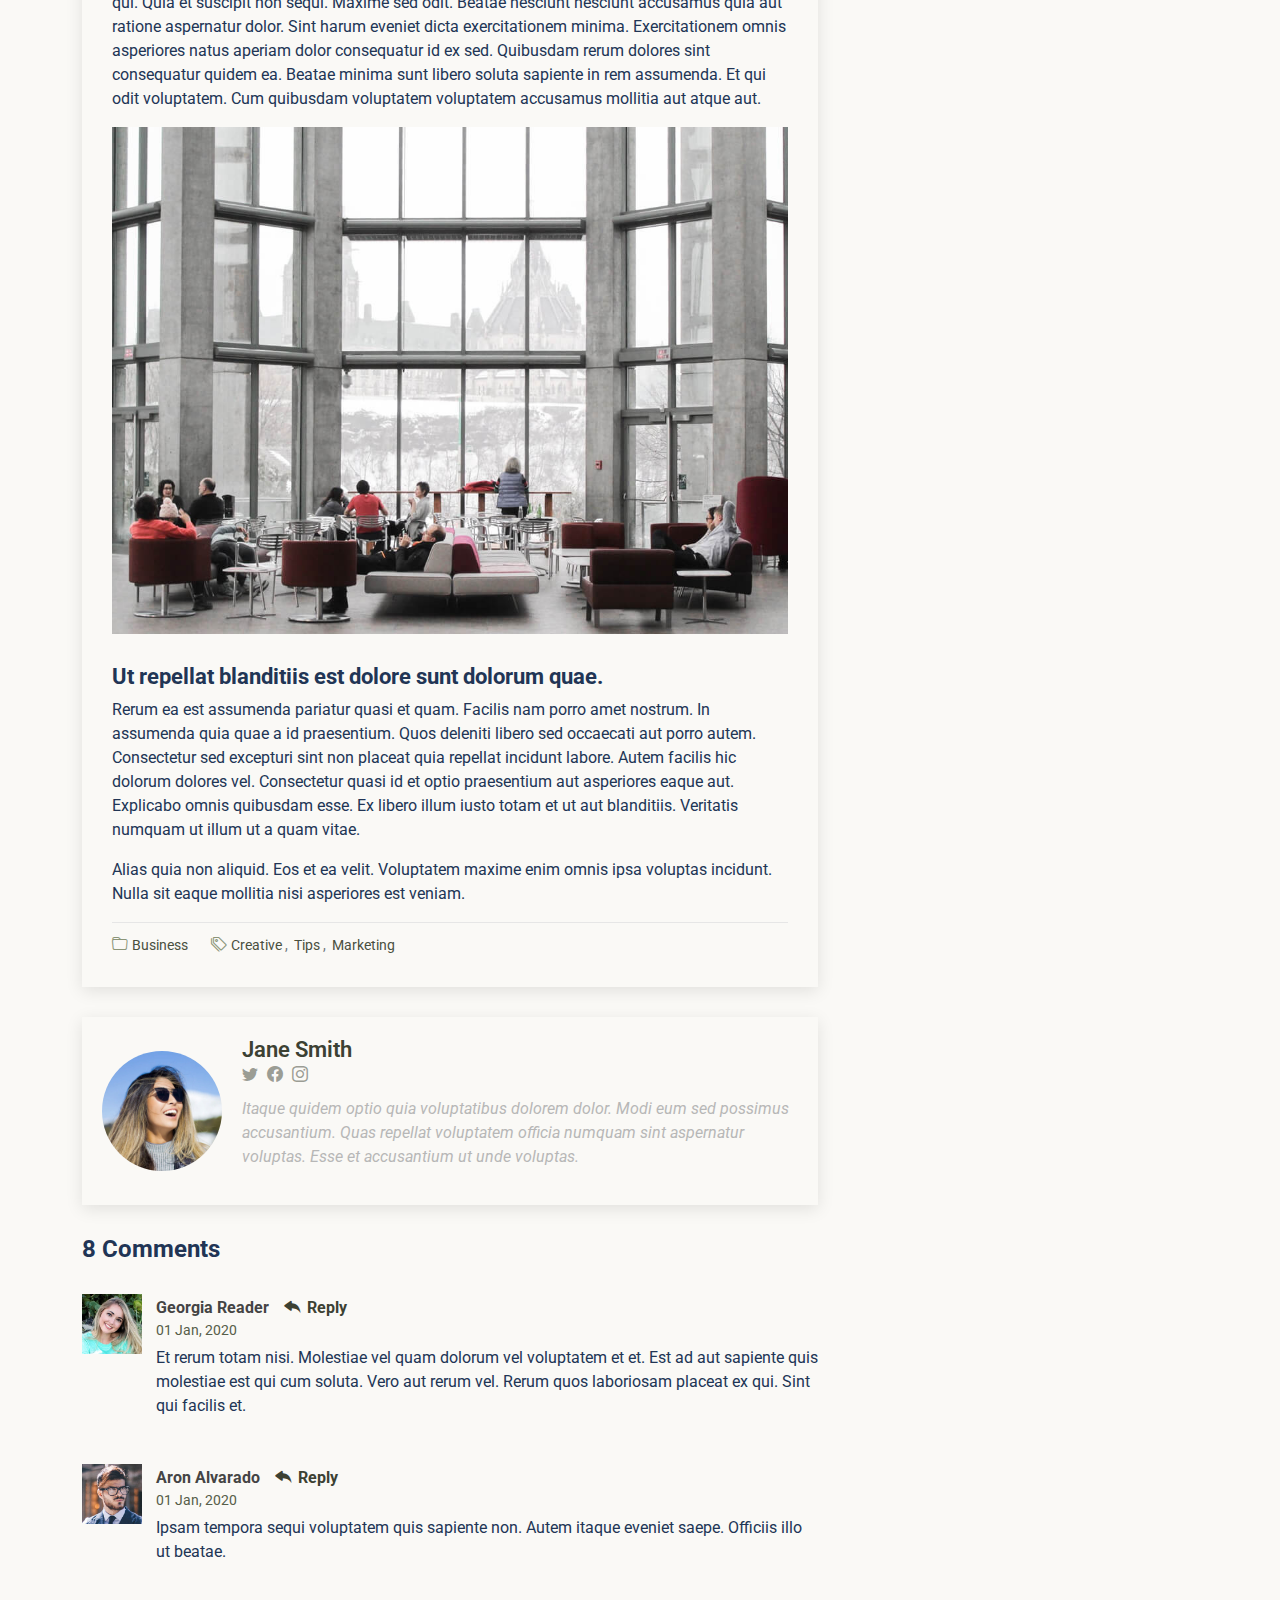
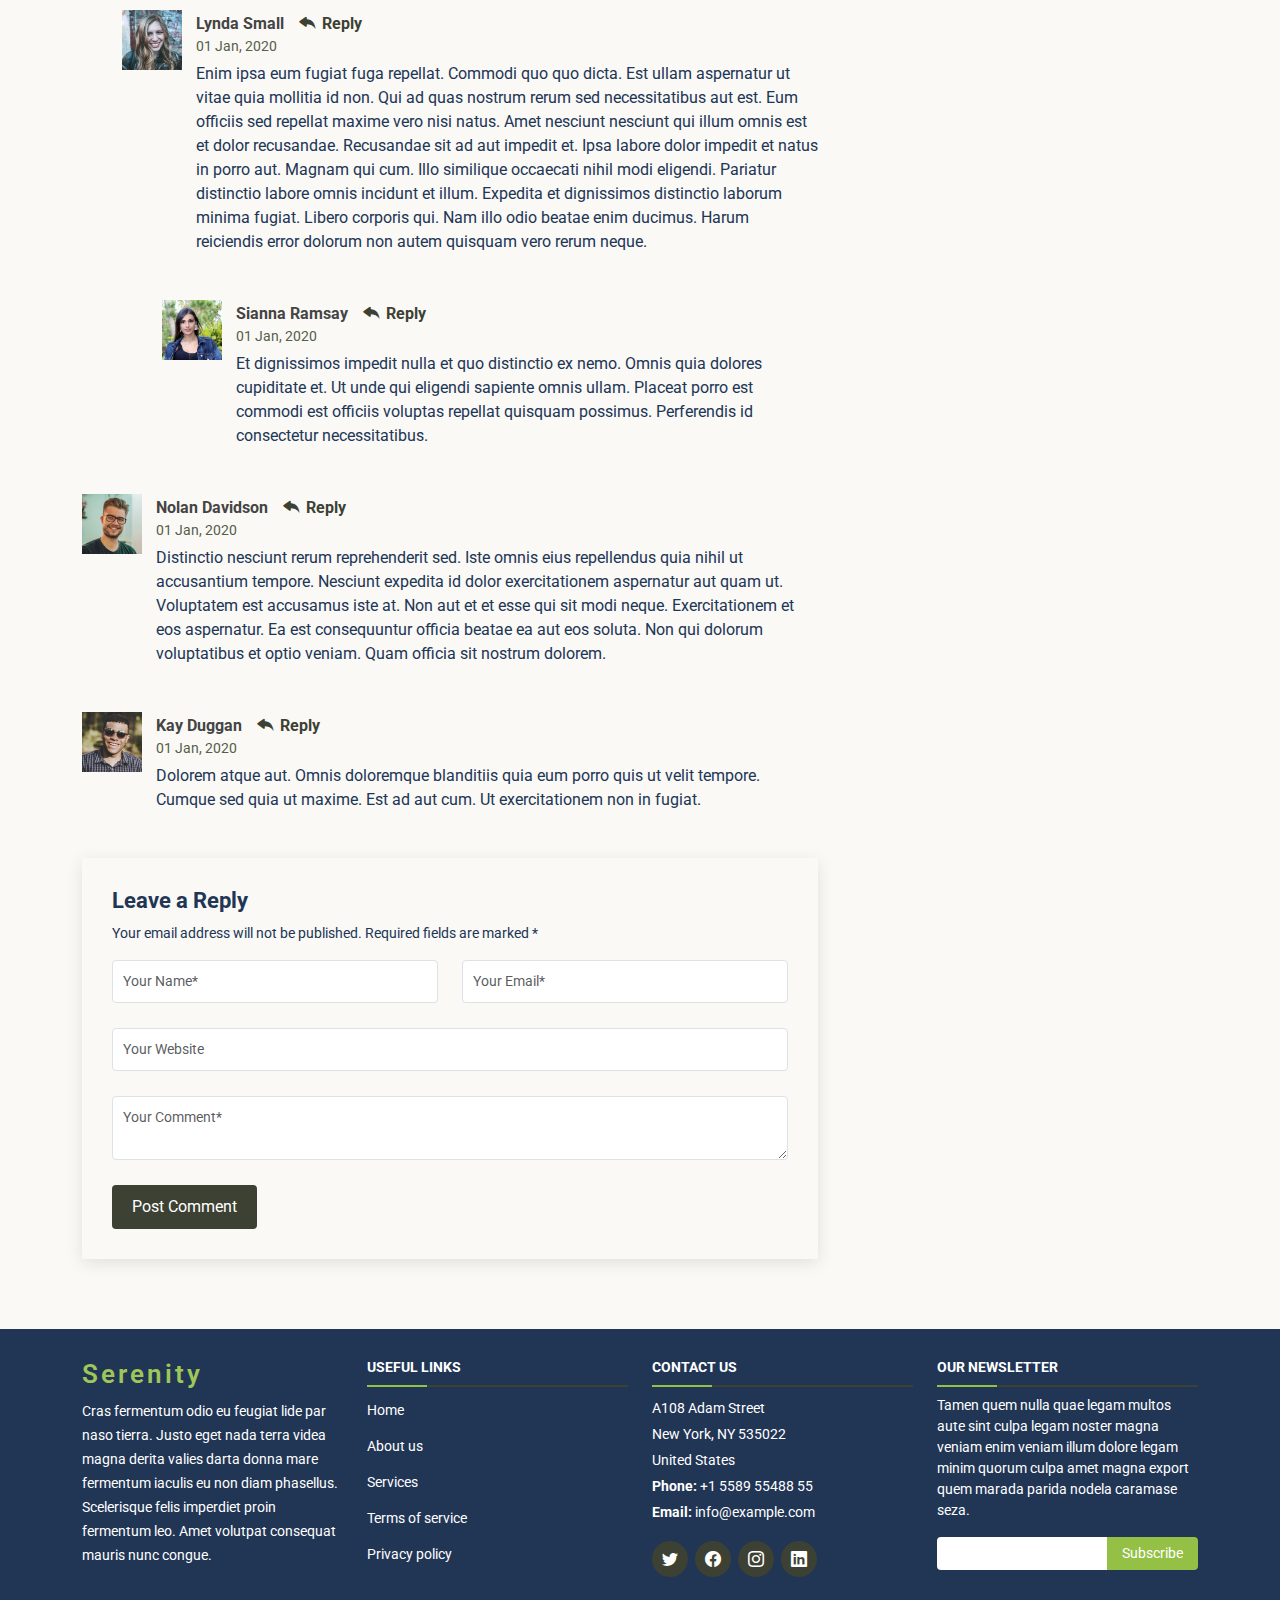
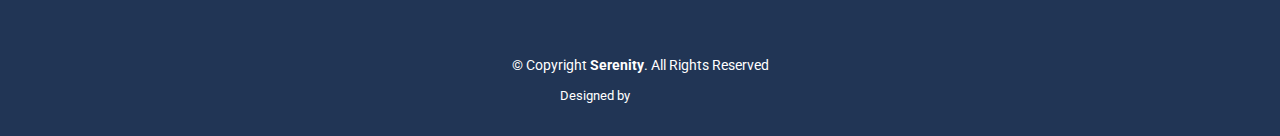
<file: blog-single.html>
<!DOCTYPE html>
<html lang="en">

<head>
  <meta charset="utf-8">
  <meta content="width=device-width, initial-scale=1.0" name="viewport">

  <title>Blog Single - Serenity Bootstrap Template</title>
  <meta content="" name="description">
  <meta content="" name="keywords">

  <!-- Favicons -->
  <link href="assets/img/favicon.png" rel="icon">
  <link href="assets/img/apple-touch-icon.png" rel="apple-touch-icon">

  <!-- Google Fonts -->
  <link href="https://fonts.googleapis.com/css?family=Open+Sans:300,300i,400,400i,600,600i,700,700i|Raleway:300,300i,400,400i,500,500i,600,600i,700,700i|Poppins:300,300i,400,400i,500,500i,600,600i,700,700i" rel="stylesheet">

  <!-- Vendor CSS Files -->
  <link href="assets/vendor/aos/aos.css" rel="stylesheet">
  <link href="assets/vendor/bootstrap/css/bootstrap.min.css" rel="stylesheet">
  <link href="assets/vendor/bootstrap-icons/bootstrap-icons.css" rel="stylesheet">
  <link href="assets/vendor/boxicons/css/boxicons.min.css" rel="stylesheet">
  <link href="assets/vendor/glightbox/css/glightbox.min.css" rel="stylesheet">
  <link href="assets/vendor/swiper/swiper-bundle.min.css" rel="stylesheet">

  <!-- Template Main CSS File -->
  <link href="assets/css/style.css" rel="stylesheet">

  <!-- =======================================================
  * Template Name: Serenity
  * Template URL: https://bootstrapmade.com/serenity-bootstrap-corporate-template/
  * Updated: Mar 17 2024 with Bootstrap v5.3.3
  * Author: BootstrapMade.com
  * License: https://bootstrapmade.com/license/
  ======================================================== -->
</head>

<body>

  <!-- ======= Header ======= -->
  <header id="header" class="fixed-top d-flex align-items-center">
    <div class="container d-flex align-items-center justify-content-between">

      <div class="logo">
        <h1 class="text-light"><a href="index.html">Serenity</a></h1>
        <!-- Uncomment below if you prefer to use an image logo -->
        <!-- <a href="index.html"><img src="assets/img/logo.png" alt="" class="img-fluid"></a>-->
      </div>

      <nav id="navbar" class="navbar">
        <ul>
          <li><a href="index.html">Home</a></li>
          <li class="dropdown"><a href="#"><span>About</span> <i class="bi bi-chevron-down"></i></a>
            <ul>
              <li><a href="about.html">About</a></li>
              <li><a href="team.html">Team</a></li>
              <li class="dropdown"><a href="#"><span>Deep Drop Down</span> <i class="bi bi-chevron-right"></i></a>
                <ul>
                  <li><a href="#">Deep Drop Down 1</a></li>
                  <li><a href="#">Deep Drop Down 2</a></li>
                  <li><a href="#">Deep Drop Down 3</a></li>
                  <li><a href="#">Deep Drop Down 4</a></li>
                  <li><a href="#">Deep Drop Down 5</a></li>
                </ul>
              </li>
            </ul>
          </li>
          <li><a href="services.html">Services</a></li>
          <li><a href="pricing.html">Pricing</a></li>
          <li><a href="portfolio.html">Portfolio</a></li>
          <li><a class="active" href="blog.html">Blog</a></li>
          <li><a href="contact.html">Contact</a></li>

          <li><a class="getstarted" href="about.html">Get Started</a></li>
        </ul>
        <i class="bi bi-list mobile-nav-toggle"></i>
      </nav><!-- .navbar -->

    </div>
  </header><!-- End Header -->

  <main id="main">

    <!-- ======= Breadcrumbs ======= -->
    <section id="breadcrumbs" class="breadcrumbs">
      <div class="breadcrumb-hero">
        <div class="container">
          <div class="breadcrumb-hero">
            <h2>Blog</h2>
            <p>Est dolorum ut non facere possimus quibusdam eligendi voluptatem. Quia id aut similique quia voluptas sit quaerat debitis. Rerum omnis ipsam aperiam consequatur laboriosam nemo harum praesentium. </p>
          </div>
        </div>
      </div>
      <div class="container">
        <ol>
          <li><a href="index.html">Home</a></li>
          <li><a href="blog.html">Blog</a></li>
          <li>Dolorum optio tempore voluptas dignissimos cumque fuga qui quibusdam quia</li>
        </ol>
      </div>
    </section><!-- End Breadcrumbs -->

    <!-- ======= Blog Single Section ======= -->
    <section id="blog" class="blog">
      <div class="container" data-aos="fade-up">

        <div class="row">

          <div class="col-lg-8 entries">

            <article class="entry entry-single">

              <div class="entry-img">
                <img src="assets/img/blog/blog-1.jpg" alt="" class="img-fluid">
              </div>

              <h2 class="entry-title">
                <a href="blog-single.html">Dolorum optio tempore voluptas dignissimos cumque fuga qui quibusdam quia</a>
              </h2>

              <div class="entry-meta">
                <ul>
                  <li class="d-flex align-items-center"><i class="bi bi-person"></i> <a href="blog-single.html">John Doe</a></li>
                  <li class="d-flex align-items-center"><i class="bi bi-clock"></i> <a href="blog-single.html"><time datetime="2020-01-01">Jan 1, 2020</time></a></li>
                  <li class="d-flex align-items-center"><i class="bi bi-chat-dots"></i> <a href="blog-single.html">12 Comments</a></li>
                </ul>
              </div>

              <div class="entry-content">
                <p>
                  Similique neque nam consequuntur ad non maxime aliquam quas. Quibusdam animi praesentium. Aliquam et laboriosam eius aut nostrum quidem aliquid dicta.
                  Et eveniet enim. Qui velit est ea dolorem doloremque deleniti aperiam unde soluta. Est cum et quod quos aut ut et sit sunt. Voluptate porro consequatur assumenda perferendis dolore.
                </p>

                <p>
                  Sit repellat hic cupiditate hic ut nemo. Quis nihil sunt non reiciendis. Sequi in accusamus harum vel aspernatur. Excepturi numquam nihil cumque odio. Et voluptate cupiditate.
                </p>

                <blockquote>
                  <p>
                    Et vero doloremque tempore voluptatem ratione vel aut. Deleniti sunt animi aut. Aut eos aliquam doloribus minus autem quos.
                  </p>
                </blockquote>

                <p>
                  Sed quo laboriosam qui architecto. Occaecati repellendus omnis dicta inventore tempore provident voluptas mollitia aliquid. Id repellendus quia. Asperiores nihil magni dicta est suscipit perspiciatis. Voluptate ex rerum assumenda dolores nihil quaerat.
                  Dolor porro tempora et quibusdam voluptas. Beatae aut at ad qui tempore corrupti velit quisquam rerum. Omnis dolorum exercitationem harum qui qui blanditiis neque.
                  Iusto autem itaque. Repudiandae hic quae aspernatur ea neque qui. Architecto voluptatem magni. Vel magnam quod et tempora deleniti error rerum nihil tempora.
                </p>

                <h3>Et quae iure vel ut odit alias.</h3>
                <p>
                  Officiis animi maxime nulla quo et harum eum quis a. Sit hic in qui quos fugit ut rerum atque. Optio provident dolores atque voluptatem rem excepturi molestiae qui. Voluptatem laborum omnis ullam quibusdam perspiciatis nulla nostrum. Voluptatum est libero eum nesciunt aliquid qui.
                  Quia et suscipit non sequi. Maxime sed odit. Beatae nesciunt nesciunt accusamus quia aut ratione aspernatur dolor. Sint harum eveniet dicta exercitationem minima. Exercitationem omnis asperiores natus aperiam dolor consequatur id ex sed. Quibusdam rerum dolores sint consequatur quidem ea.
                  Beatae minima sunt libero soluta sapiente in rem assumenda. Et qui odit voluptatem. Cum quibusdam voluptatem voluptatem accusamus mollitia aut atque aut.
                </p>
                <img src="assets/img/blog/blog-inside-post.jpg" class="img-fluid" alt="">

                <h3>Ut repellat blanditiis est dolore sunt dolorum quae.</h3>
                <p>
                  Rerum ea est assumenda pariatur quasi et quam. Facilis nam porro amet nostrum. In assumenda quia quae a id praesentium. Quos deleniti libero sed occaecati aut porro autem. Consectetur sed excepturi sint non placeat quia repellat incidunt labore. Autem facilis hic dolorum dolores vel.
                  Consectetur quasi id et optio praesentium aut asperiores eaque aut. Explicabo omnis quibusdam esse. Ex libero illum iusto totam et ut aut blanditiis. Veritatis numquam ut illum ut a quam vitae.
                </p>
                <p>
                  Alias quia non aliquid. Eos et ea velit. Voluptatem maxime enim omnis ipsa voluptas incidunt. Nulla sit eaque mollitia nisi asperiores est veniam.
                </p>

              </div>

              <div class="entry-footer">
                <i class="bi bi-folder"></i>
                <ul class="cats">
                  <li><a href="#">Business</a></li>
                </ul>

                <i class="bi bi-tags"></i>
                <ul class="tags">
                  <li><a href="#">Creative</a></li>
                  <li><a href="#">Tips</a></li>
                  <li><a href="#">Marketing</a></li>
                </ul>
              </div>

            </article><!-- End blog entry -->

            <div class="blog-author d-flex align-items-center">
              <img src="assets/img/blog/blog-author.jpg" class="rounded-circle float-left" alt="">
              <div>
                <h4>Jane Smith</h4>
                <div class="social-links">
                  <a href="https://twitters.com/#"><i class="bi bi-twitter"></i></a>
                  <a href="https://facebook.com/#"><i class="bi bi-facebook"></i></a>
                  <a href="https://instagram.com/#"><i class="biu bi-instagram"></i></a>
                </div>
                <p>
                  Itaque quidem optio quia voluptatibus dolorem dolor. Modi eum sed possimus accusantium. Quas repellat voluptatem officia numquam sint aspernatur voluptas. Esse et accusantium ut unde voluptas.
                </p>
              </div>
            </div><!-- End blog author bio -->

            <div class="blog-comments">

              <h4 class="comments-count">8 Comments</h4>

              <div id="comment-1" class="comment">
                <div class="d-flex">
                  <div class="comment-img"><img src="assets/img/blog/comments-1.jpg" alt=""></div>
                  <div>
                    <h5><a href="">Georgia Reader</a> <a href="#" class="reply"><i class="bi bi-reply-fill"></i> Reply</a></h5>
                    <time datetime="2020-01-01">01 Jan, 2020</time>
                    <p>
                      Et rerum totam nisi. Molestiae vel quam dolorum vel voluptatem et et. Est ad aut sapiente quis molestiae est qui cum soluta.
                      Vero aut rerum vel. Rerum quos laboriosam placeat ex qui. Sint qui facilis et.
                    </p>
                  </div>
                </div>
              </div><!-- End comment #1 -->

              <div id="comment-2" class="comment">
                <div class="d-flex">
                  <div class="comment-img"><img src="assets/img/blog/comments-2.jpg" alt=""></div>
                  <div>
                    <h5><a href="">Aron Alvarado</a> <a href="#" class="reply"><i class="bi bi-reply-fill"></i> Reply</a></h5>
                    <time datetime="2020-01-01">01 Jan, 2020</time>
                    <p>
                      Ipsam tempora sequi voluptatem quis sapiente non. Autem itaque eveniet saepe. Officiis illo ut beatae.
                    </p>
                  </div>
                </div>

                <div id="comment-reply-1" class="comment comment-reply">
                  <div class="d-flex">
                    <div class="comment-img"><img src="assets/img/blog/comments-3.jpg" alt=""></div>
                    <div>
                      <h5><a href="">Lynda Small</a> <a href="#" class="reply"><i class="bi bi-reply-fill"></i> Reply</a></h5>
                      <time datetime="2020-01-01">01 Jan, 2020</time>
                      <p>
                        Enim ipsa eum fugiat fuga repellat. Commodi quo quo dicta. Est ullam aspernatur ut vitae quia mollitia id non. Qui ad quas nostrum rerum sed necessitatibus aut est. Eum officiis sed repellat maxime vero nisi natus. Amet nesciunt nesciunt qui illum omnis est et dolor recusandae.

                        Recusandae sit ad aut impedit et. Ipsa labore dolor impedit et natus in porro aut. Magnam qui cum. Illo similique occaecati nihil modi eligendi. Pariatur distinctio labore omnis incidunt et illum. Expedita et dignissimos distinctio laborum minima fugiat.

                        Libero corporis qui. Nam illo odio beatae enim ducimus. Harum reiciendis error dolorum non autem quisquam vero rerum neque.
                      </p>
                    </div>
                  </div>

                  <div id="comment-reply-2" class="comment comment-reply">
                    <div class="d-flex">
                      <div class="comment-img"><img src="assets/img/blog/comments-4.jpg" alt=""></div>
                      <div>
                        <h5><a href="">Sianna Ramsay</a> <a href="#" class="reply"><i class="bi bi-reply-fill"></i> Reply</a></h5>
                        <time datetime="2020-01-01">01 Jan, 2020</time>
                        <p>
                          Et dignissimos impedit nulla et quo distinctio ex nemo. Omnis quia dolores cupiditate et. Ut unde qui eligendi sapiente omnis ullam. Placeat porro est commodi est officiis voluptas repellat quisquam possimus. Perferendis id consectetur necessitatibus.
                        </p>
                      </div>
                    </div>

                  </div><!-- End comment reply #2-->

                </div><!-- End comment reply #1-->

              </div><!-- End comment #2-->

              <div id="comment-3" class="comment">
                <div class="d-flex">
                  <div class="comment-img"><img src="assets/img/blog/comments-5.jpg" alt=""></div>
                  <div>
                    <h5><a href="">Nolan Davidson</a> <a href="#" class="reply"><i class="bi bi-reply-fill"></i> Reply</a></h5>
                    <time datetime="2020-01-01">01 Jan, 2020</time>
                    <p>
                      Distinctio nesciunt rerum reprehenderit sed. Iste omnis eius repellendus quia nihil ut accusantium tempore. Nesciunt expedita id dolor exercitationem aspernatur aut quam ut. Voluptatem est accusamus iste at.
                      Non aut et et esse qui sit modi neque. Exercitationem et eos aspernatur. Ea est consequuntur officia beatae ea aut eos soluta. Non qui dolorum voluptatibus et optio veniam. Quam officia sit nostrum dolorem.
                    </p>
                  </div>
                </div>

              </div><!-- End comment #3 -->

              <div id="comment-4" class="comment">
                <div class="d-flex">
                  <div class="comment-img"><img src="assets/img/blog/comments-6.jpg" alt=""></div>
                  <div>
                    <h5><a href="">Kay Duggan</a> <a href="#" class="reply"><i class="bi bi-reply-fill"></i> Reply</a></h5>
                    <time datetime="2020-01-01">01 Jan, 2020</time>
                    <p>
                      Dolorem atque aut. Omnis doloremque blanditiis quia eum porro quis ut velit tempore. Cumque sed quia ut maxime. Est ad aut cum. Ut exercitationem non in fugiat.
                    </p>
                  </div>
                </div>

              </div><!-- End comment #4 -->

              <div class="reply-form">
                <h4>Leave a Reply</h4>
                <p>Your email address will not be published. Required fields are marked * </p>
                <form action="">
                  <div class="row">
                    <div class="col-md-6 form-group">
                      <input name="name" type="text" class="form-control" placeholder="Your Name*">
                    </div>
                    <div class="col-md-6 form-group">
                      <input name="email" type="text" class="form-control" placeholder="Your Email*">
                    </div>
                  </div>
                  <div class="row">
                    <div class="col form-group">
                      <input name="website" type="text" class="form-control" placeholder="Your Website">
                    </div>
                  </div>
                  <div class="row">
                    <div class="col form-group">
                      <textarea name="comment" class="form-control" placeholder="Your Comment*"></textarea>
                    </div>
                  </div>
                  <button type="submit" class="btn btn-primary">Post Comment</button>

                </form>

              </div>

            </div><!-- End blog comments -->

          </div><!-- End blog entries list -->

          <div class="col-lg-4">

            <div class="sidebar">

              <h3 class="sidebar-title">Search</h3>
              <div class="sidebar-item search-form">
                <form action="">
                  <input type="text">
                  <button type="submit"><i class="bi bi-search"></i></button>
                </form>
              </div><!-- End sidebar search formn-->

              <h3 class="sidebar-title">Categories</h3>
              <div class="sidebar-item categories">
                <ul>
                  <li><a href="#">General <span>(25)</span></a></li>
                  <li><a href="#">Lifestyle <span>(12)</span></a></li>
                  <li><a href="#">Travel <span>(5)</span></a></li>
                  <li><a href="#">Design <span>(22)</span></a></li>
                  <li><a href="#">Creative <span>(8)</span></a></li>
                  <li><a href="#">Educaion <span>(14)</span></a></li>
                </ul>
              </div><!-- End sidebar categories-->

              <h3 class="sidebar-title">Recent Posts</h3>
              <div class="sidebar-item recent-posts">
                <div class="post-item clearfix">
                  <img src="assets/img/blog/blog-recent-1.jpg" alt="">
                  <h4><a href="blog-single.html">Nihil blanditiis at in nihil autem</a></h4>
                  <time datetime="2020-01-01">Jan 1, 2020</time>
                </div>

                <div class="post-item clearfix">
                  <img src="assets/img/blog/blog-recent-2.jpg" alt="">
                  <h4><a href="blog-single.html">Quidem autem et impedit</a></h4>
                  <time datetime="2020-01-01">Jan 1, 2020</time>
                </div>

                <div class="post-item clearfix">
                  <img src="assets/img/blog/blog-recent-3.jpg" alt="">
                  <h4><a href="blog-single.html">Id quia et et ut maxime similique occaecati ut</a></h4>
                  <time datetime="2020-01-01">Jan 1, 2020</time>
                </div>

                <div class="post-item clearfix">
                  <img src="assets/img/blog/blog-recent-4.jpg" alt="">
                  <h4><a href="blog-single.html">Laborum corporis quo dara net para</a></h4>
                  <time datetime="2020-01-01">Jan 1, 2020</time>
                </div>

                <div class="post-item clearfix">
                  <img src="assets/img/blog/blog-recent-5.jpg" alt="">
                  <h4><a href="blog-single.html">Et dolores corrupti quae illo quod dolor</a></h4>
                  <time datetime="2020-01-01">Jan 1, 2020</time>
                </div>

              </div><!-- End sidebar recent posts-->

              <h3 class="sidebar-title">Tags</h3>
              <div class="sidebar-item tags">
                <ul>
                  <li><a href="#">App</a></li>
                  <li><a href="#">IT</a></li>
                  <li><a href="#">Business</a></li>
                  <li><a href="#">Mac</a></li>
                  <li><a href="#">Design</a></li>
                  <li><a href="#">Office</a></li>
                  <li><a href="#">Creative</a></li>
                  <li><a href="#">Studio</a></li>
                  <li><a href="#">Smart</a></li>
                  <li><a href="#">Tips</a></li>
                  <li><a href="#">Marketing</a></li>
                </ul>
              </div><!-- End sidebar tags-->

            </div><!-- End sidebar -->

          </div><!-- End blog sidebar -->

        </div>

      </div>
    </section><!-- End Blog Single Section -->

  </main><!-- End #main -->

  <!-- ======= Footer ======= -->
  <footer id="footer">
    <div class="footer-top">
      <div class="container">
        <div class="row">

          <div class="col-lg-3 col-md-6 footer-info">
            <h3>Serenity</h3>
            <p>Cras fermentum odio eu feugiat lide par naso tierra. Justo eget nada terra videa magna derita valies darta donna mare fermentum iaculis eu non diam phasellus. Scelerisque felis imperdiet proin fermentum leo. Amet volutpat consequat mauris nunc congue.</p>
          </div>

          <div class="col-lg-3 col-md-6 footer-links">
            <h4>Useful Links</h4>
            <ul>
              <li><a href="#">Home</a></li>
              <li><a href="#">About us</a></li>
              <li><a href="#">Services</a></li>
              <li><a href="#">Terms of service</a></li>
              <li><a href="#">Privacy policy</a></li>
            </ul>
          </div>

          <div class="col-lg-3 col-md-6 footer-contact">
            <h4>Contact Us</h4>
            <p>
              A108 Adam Street <br>
              New York, NY 535022<br>
              United States <br>
              <strong>Phone:</strong> +1 5589 55488 55<br>
              <strong>Email:</strong> info@example.com<br>
            </p>

            <div class="social-links">
              <a href="#" class="twitter"><i class="bi bi-twitter"></i></a>
              <a href="#" class="facebook"><i class="bi bi-facebook"></i></a>
              <a href="#" class="instagram"><i class="bi bi-instagram"></i></a>
              <a href="#" class="linkedin"><i class="bi bi-linkedin"></i></a>
            </div>

          </div>

          <div class="col-lg-3 col-md-6 footer-newsletter">
            <h4>Our Newsletter</h4>
            <p>Tamen quem nulla quae legam multos aute sint culpa legam noster magna veniam enim veniam illum dolore legam minim quorum culpa amet magna export quem marada parida nodela caramase seza.</p>
            <form action="" method="post">
              <input type="email" name="email"><input type="submit" value="Subscribe">
            </form>
          </div>

        </div>
      </div>
    </div>

    <div class="container">
      <div class="copyright">
        &copy; Copyright <strong><span>Serenity</span></strong>. All Rights Reserved
      </div>
      <div class="credits">
        <!-- All the links in the footer should remain intact. -->
        <!-- You can delete the links only if you purchased the pro version. -->
        <!-- Licensing information: https://bootstrapmade.com/license/ -->
        <!-- Purchase the pro version with working PHP/AJAX contact form: https://bootstrapmade.com/serenity-bootstrap-corporate-template/ -->
        Designed by <a href="https://bootstrapmade.com/">BootstrapMade</a>
      </div>
    </div>
  </footer><!-- End Footer -->

  <a href="#" class="back-to-top d-flex align-items-center justify-content-center"><i class="bi bi-arrow-up-short"></i></a>

  <!-- Vendor JS Files -->
  <script src="assets/vendor/purecounter/purecounter_vanilla.js"></script>
  <script src="assets/vendor/aos/aos.js"></script>
  <script src="assets/vendor/bootstrap/js/bootstrap.bundle.min.js"></script>
  <script src="assets/vendor/glightbox/js/glightbox.min.js"></script>
  <script src="assets/vendor/isotope-layout/isotope.pkgd.min.js"></script>
  <script src="assets/vendor/swiper/swiper-bundle.min.js"></script>
  <script src="assets/vendor/waypoints/noframework.waypoints.js"></script>
  <script src="assets/vendor/php-email-form/validate.js"></script>

  <!-- Template Main JS File -->
  <script src="assets/js/main.js"></script>

</body>

</html>
</file>
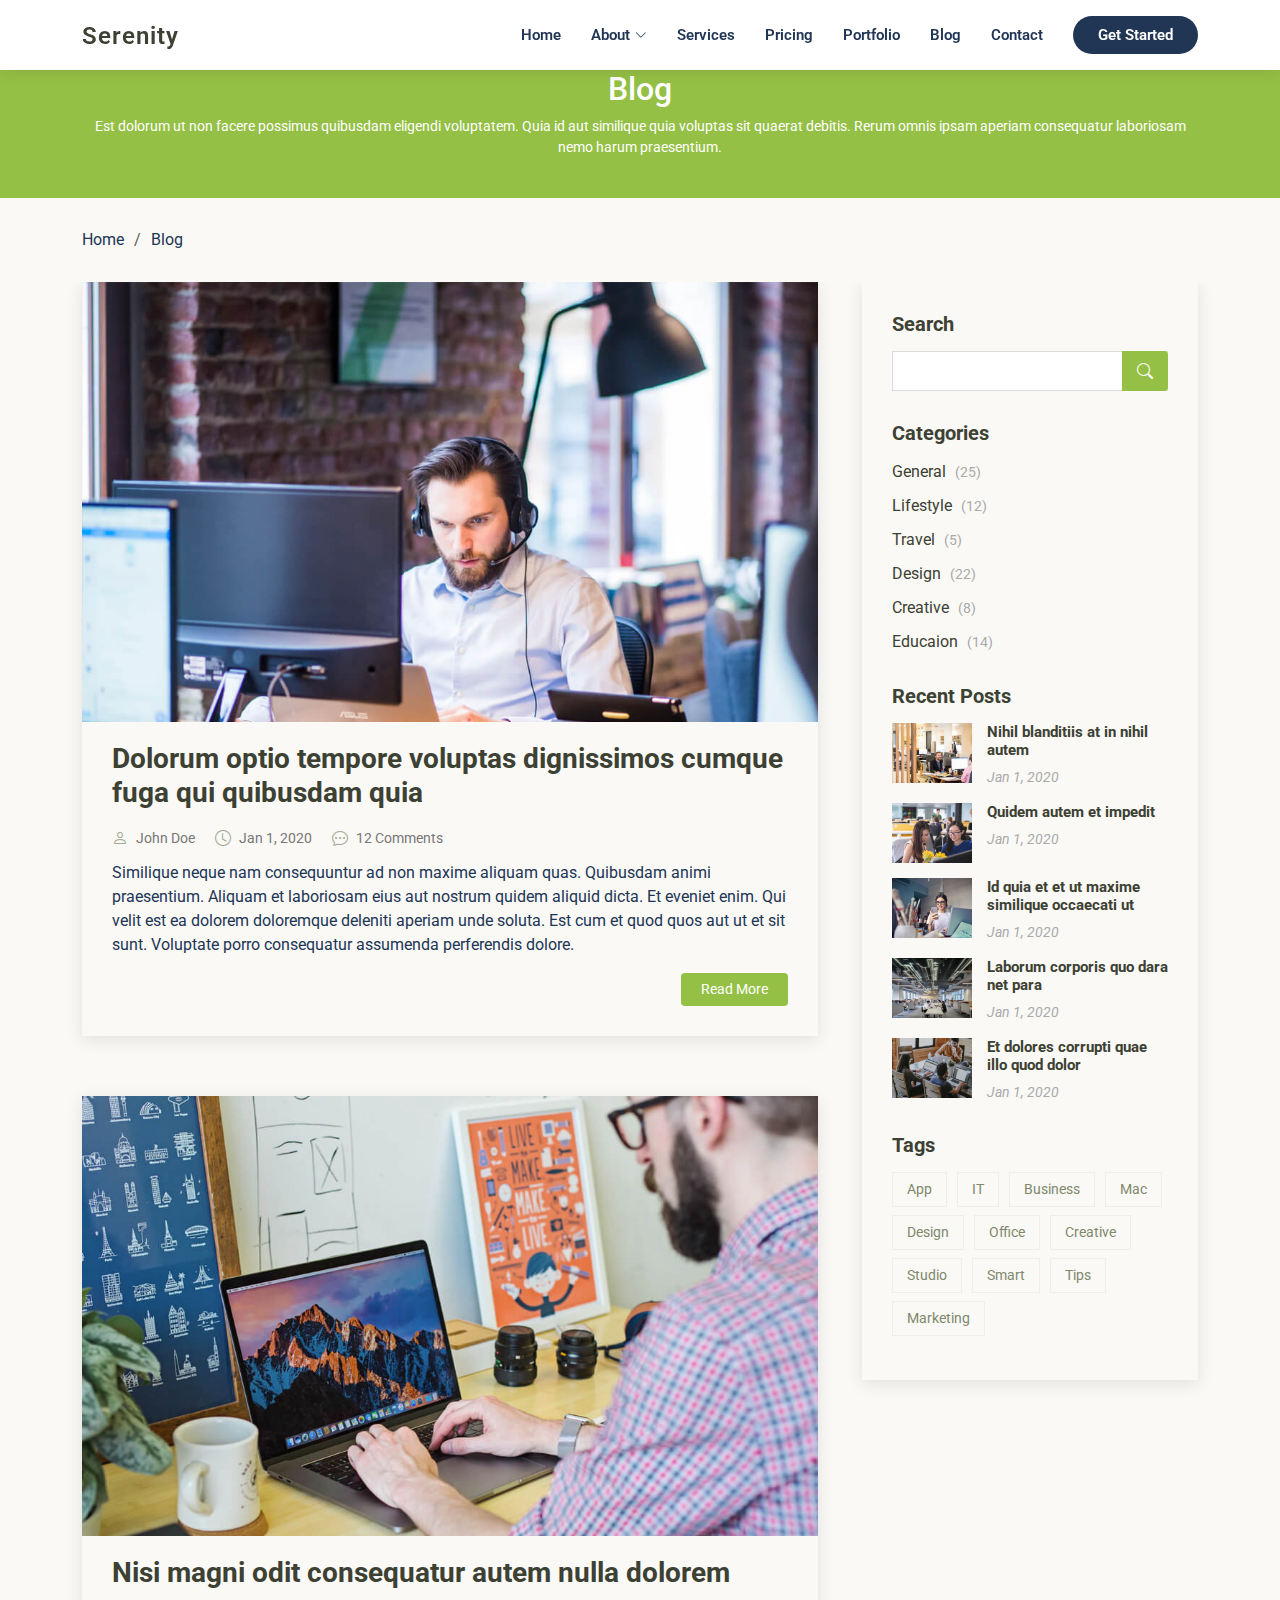
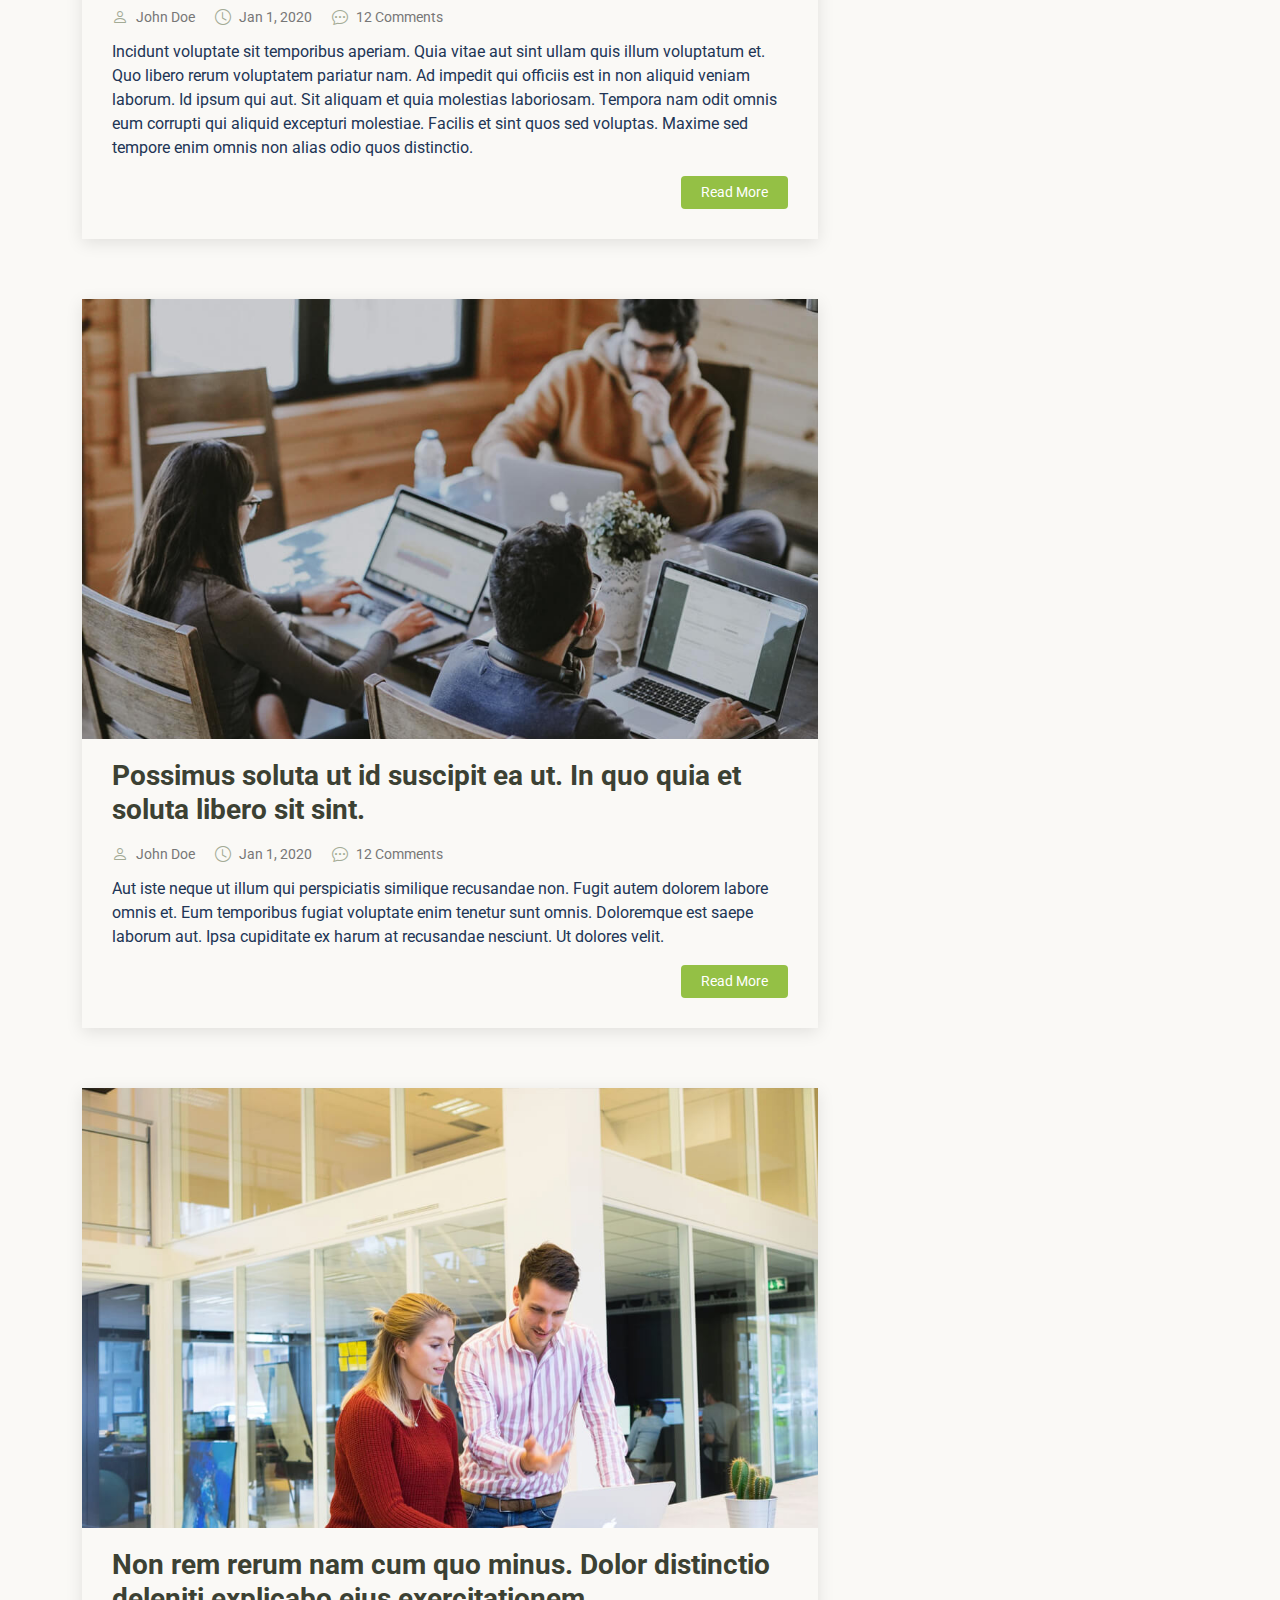
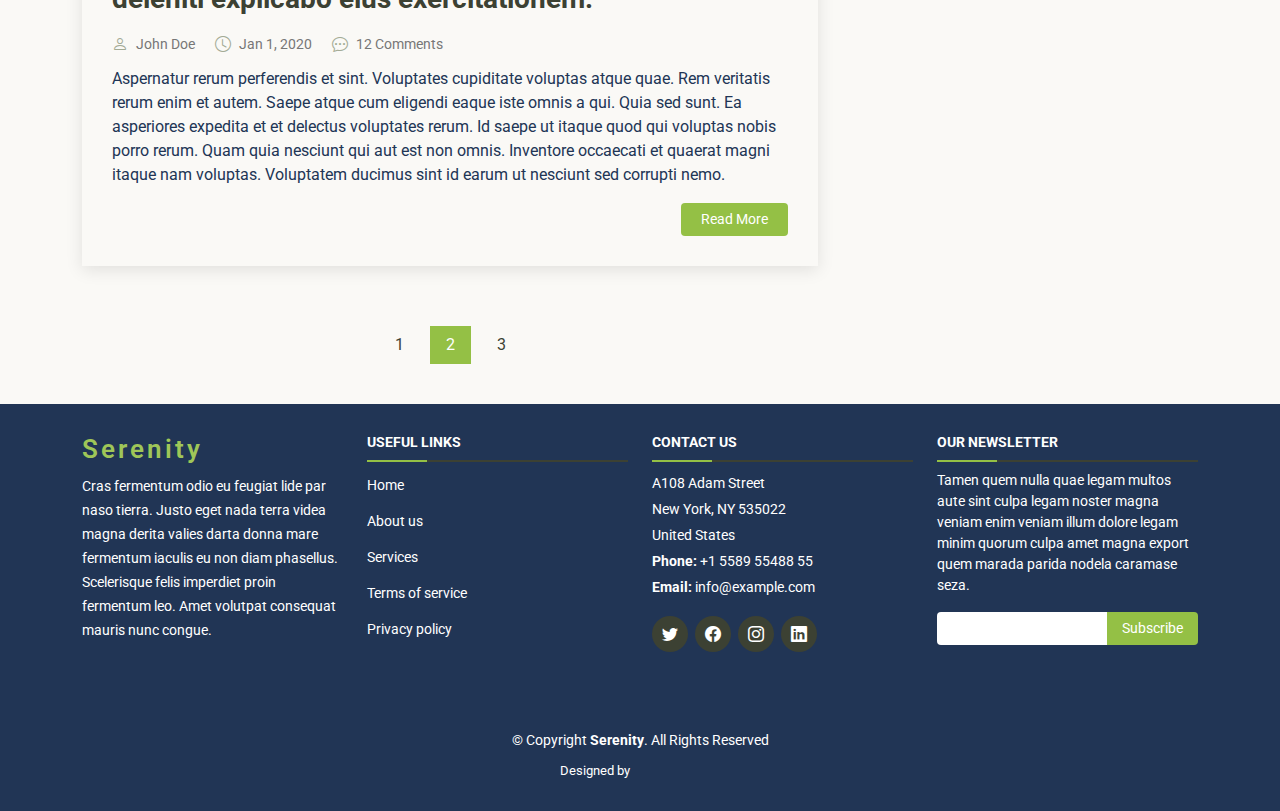
<file: blog.html>
<!DOCTYPE html>
<html lang="en">

<head>
  <meta charset="utf-8">
  <meta content="width=device-width, initial-scale=1.0" name="viewport">

  <title>Blog - Serenity Bootstrap Template</title>
  <meta content="" name="description">
  <meta content="" name="keywords">

  <!-- Favicons -->
  <link href="assets/img/favicon.png" rel="icon">
  <link href="assets/img/apple-touch-icon.png" rel="apple-touch-icon">

  <!-- Google Fonts -->
  <link href="https://fonts.googleapis.com/css?family=Open+Sans:300,300i,400,400i,600,600i,700,700i|Raleway:300,300i,400,400i,500,500i,600,600i,700,700i|Poppins:300,300i,400,400i,500,500i,600,600i,700,700i" rel="stylesheet">

  <!-- Vendor CSS Files -->
  <link href="assets/vendor/aos/aos.css" rel="stylesheet">
  <link href="assets/vendor/bootstrap/css/bootstrap.min.css" rel="stylesheet">
  <link href="assets/vendor/bootstrap-icons/bootstrap-icons.css" rel="stylesheet">
  <link href="assets/vendor/boxicons/css/boxicons.min.css" rel="stylesheet">
  <link href="assets/vendor/glightbox/css/glightbox.min.css" rel="stylesheet">
  <link href="assets/vendor/swiper/swiper-bundle.min.css" rel="stylesheet">

  <!-- Template Main CSS File -->
  <link href="assets/css/style.css" rel="stylesheet">

  <!-- =======================================================
  * Template Name: Serenity
  * Template URL: https://bootstrapmade.com/serenity-bootstrap-corporate-template/
  * Updated: Mar 17 2024 with Bootstrap v5.3.3
  * Author: BootstrapMade.com
  * License: https://bootstrapmade.com/license/
  ======================================================== -->
</head>

<body>

  <!-- ======= Header ======= -->
  <header id="header" class="fixed-top d-flex align-items-center">
    <div class="container d-flex align-items-center justify-content-between">

      <div class="logo">
        <h1 class="text-light"><a href="index.html">Serenity</a></h1>
        <!-- Uncomment below if you prefer to use an image logo -->
        <!-- <a href="index.html"><img src="assets/img/logo.png" alt="" class="img-fluid"></a>-->
      </div>

      <nav id="navbar" class="navbar">
        <ul>
          <li><a href="index.html">Home</a></li>
          <li class="dropdown"><a href="#"><span>About</span> <i class="bi bi-chevron-down"></i></a>
            <ul>
              <li><a href="about.html">About</a></li>
              <li><a href="team.html">Team</a></li>
              <li class="dropdown"><a href="#"><span>Deep Drop Down</span> <i class="bi bi-chevron-right"></i></a>
                <ul>
                  <li><a href="#">Deep Drop Down 1</a></li>
                  <li><a href="#">Deep Drop Down 2</a></li>
                  <li><a href="#">Deep Drop Down 3</a></li>
                  <li><a href="#">Deep Drop Down 4</a></li>
                  <li><a href="#">Deep Drop Down 5</a></li>
                </ul>
              </li>
            </ul>
          </li>
          <li><a href="services.html">Services</a></li>
          <li><a href="pricing.html">Pricing</a></li>
          <li><a href="portfolio.html">Portfolio</a></li>
          <li><a class="active" href="blog.html">Blog</a></li>
          <li><a href="contact.html">Contact</a></li>

          <li><a class="getstarted" href="about.html">Get Started</a></li>
        </ul>
        <i class="bi bi-list mobile-nav-toggle"></i>
      </nav><!-- .navbar -->

    </div>
  </header><!-- End Header -->

  <main id="main">

    <!-- ======= Breadcrumbs ======= -->
    <section id="breadcrumbs" class="breadcrumbs">
      <div class="breadcrumb-hero">
        <div class="container">
          <div class="breadcrumb-hero">
            <h2>Blog</h2>
            <p>Est dolorum ut non facere possimus quibusdam eligendi voluptatem. Quia id aut similique quia voluptas sit quaerat debitis. Rerum omnis ipsam aperiam consequatur laboriosam nemo harum praesentium. </p>
          </div>
        </div>
      </div>
      <div class="container">
        <ol>
          <li><a href="index.html">Home</a></li>
          <li>Blog</li>
        </ol>
      </div>
    </section><!-- End Breadcrumbs -->

    <!-- ======= Blog Section ======= -->
    <section id="blog" class="blog">
      <div class="container" data-aos="fade-up">

        <div class="row">

          <div class="col-lg-8 entries">

            <article class="entry">

              <div class="entry-img">
                <img src="assets/img/blog/blog-1.jpg" alt="" class="img-fluid">
              </div>

              <h2 class="entry-title">
                <a href="blog-single.html">Dolorum optio tempore voluptas dignissimos cumque fuga qui quibusdam quia</a>
              </h2>

              <div class="entry-meta">
                <ul>
                  <li class="d-flex align-items-center"><i class="bi bi-person"></i> <a href="blog-single.html">John Doe</a></li>
                  <li class="d-flex align-items-center"><i class="bi bi-clock"></i> <a href="blog-single.html"><time datetime="2020-01-01">Jan 1, 2020</time></a></li>
                  <li class="d-flex align-items-center"><i class="bi bi-chat-dots"></i> <a href="blog-single.html">12 Comments</a></li>
                </ul>
              </div>

              <div class="entry-content">
                <p>
                  Similique neque nam consequuntur ad non maxime aliquam quas. Quibusdam animi praesentium. Aliquam et laboriosam eius aut nostrum quidem aliquid dicta.
                  Et eveniet enim. Qui velit est ea dolorem doloremque deleniti aperiam unde soluta. Est cum et quod quos aut ut et sit sunt. Voluptate porro consequatur assumenda perferendis dolore.
                </p>
                <div class="read-more">
                  <a href="blog-single.html">Read More</a>
                </div>
              </div>

            </article><!-- End blog entry -->

            <article class="entry">

              <div class="entry-img">
                <img src="assets/img/blog/blog-2.jpg" alt="" class="img-fluid">
              </div>

              <h2 class="entry-title">
                <a href="blog-single.html">Nisi magni odit consequatur autem nulla dolorem</a>
              </h2>

              <div class="entry-meta">
                <ul>
                  <li class="d-flex align-items-center"><i class="bi bi-person"></i> <a href="blog-single.html">John Doe</a></li>
                  <li class="d-flex align-items-center"><i class="bi bi-clock"></i> <a href="blog-single.html"><time datetime="2020-01-01">Jan 1, 2020</time></a></li>
                  <li class="d-flex align-items-center"><i class="bi bi-chat-dots"></i> <a href="blog-single.html">12 Comments</a></li>
                </ul>
              </div>

              <div class="entry-content">
                <p>
                  Incidunt voluptate sit temporibus aperiam. Quia vitae aut sint ullam quis illum voluptatum et. Quo libero rerum voluptatem pariatur nam.
                  Ad impedit qui officiis est in non aliquid veniam laborum. Id ipsum qui aut. Sit aliquam et quia molestias laboriosam. Tempora nam odit omnis eum corrupti qui aliquid excepturi molestiae. Facilis et sint quos sed voluptas. Maxime sed tempore enim omnis non alias odio quos distinctio.
                </p>
                <div class="read-more">
                  <a href="blog-single.html">Read More</a>
                </div>
              </div>

            </article><!-- End blog entry -->

            <article class="entry">

              <div class="entry-img">
                <img src="assets/img/blog/blog-3.jpg" alt="" class="img-fluid">
              </div>

              <h2 class="entry-title">
                <a href="blog-single.html">Possimus soluta ut id suscipit ea ut. In quo quia et soluta libero sit sint.</a>
              </h2>

              <div class="entry-meta">
                <ul>
                  <li class="d-flex align-items-center"><i class="bi bi-person"></i> <a href="blog-single.html">John Doe</a></li>
                  <li class="d-flex align-items-center"><i class="bi bi-clock"></i> <a href="blog-single.html"><time datetime="2020-01-01">Jan 1, 2020</time></a></li>
                  <li class="d-flex align-items-center"><i class="bi bi-chat-dots"></i> <a href="blog-single.html">12 Comments</a></li>
                </ul>
              </div>

              <div class="entry-content">
                <p>
                  Aut iste neque ut illum qui perspiciatis similique recusandae non. Fugit autem dolorem labore omnis et. Eum temporibus fugiat voluptate enim tenetur sunt omnis.
                  Doloremque est saepe laborum aut. Ipsa cupiditate ex harum at recusandae nesciunt. Ut dolores velit.
                </p>
                <div class="read-more">
                  <a href="blog-single.html">Read More</a>
                </div>
              </div>

            </article><!-- End blog entry -->

            <article class="entry">

              <div class="entry-img">
                <img src="assets/img/blog/blog-4.jpg" alt="" class="img-fluid">
              </div>

              <h2 class="entry-title">
                <a href="blog-single.html">Non rem rerum nam cum quo minus. Dolor distinctio deleniti explicabo eius exercitationem.</a>
              </h2>

              <div class="entry-meta">
                <ul>
                  <li class="d-flex align-items-center"><i class="bi bi-person"></i> <a href="blog-single.html">John Doe</a></li>
                  <li class="d-flex align-items-center"><i class="bi bi-clock"></i> <a href="blog-single.html"><time datetime="2020-01-01">Jan 1, 2020</time></a></li>
                  <li class="d-flex align-items-center"><i class="bi bi-chat-dots"></i> <a href="blog-single.html">12 Comments</a></li>
                </ul>
              </div>

              <div class="entry-content">
                <p>
                  Aspernatur rerum perferendis et sint. Voluptates cupiditate voluptas atque quae. Rem veritatis rerum enim et autem. Saepe atque cum eligendi eaque iste omnis a qui.
                  Quia sed sunt. Ea asperiores expedita et et delectus voluptates rerum. Id saepe ut itaque quod qui voluptas nobis porro rerum. Quam quia nesciunt qui aut est non omnis. Inventore occaecati et quaerat magni itaque nam voluptas. Voluptatem ducimus sint id earum ut nesciunt sed corrupti nemo.
                </p>
                <div class="read-more">
                  <a href="blog-single.html">Read More</a>
                </div>
              </div>

            </article><!-- End blog entry -->

            <div class="blog-pagination">
              <ul class="justify-content-center">
                <li><a href="#">1</a></li>
                <li class="active"><a href="#">2</a></li>
                <li><a href="#">3</a></li>
              </ul>
            </div>

          </div><!-- End blog entries list -->

          <div class="col-lg-4">

            <div class="sidebar">

              <h3 class="sidebar-title">Search</h3>
              <div class="sidebar-item search-form">
                <form action="">
                  <input type="text">
                  <button type="submit"><i class="bi bi-search"></i></button>
                </form>
              </div><!-- End sidebar search formn-->

              <h3 class="sidebar-title">Categories</h3>
              <div class="sidebar-item categories">
                <ul>
                  <li><a href="#">General <span>(25)</span></a></li>
                  <li><a href="#">Lifestyle <span>(12)</span></a></li>
                  <li><a href="#">Travel <span>(5)</span></a></li>
                  <li><a href="#">Design <span>(22)</span></a></li>
                  <li><a href="#">Creative <span>(8)</span></a></li>
                  <li><a href="#">Educaion <span>(14)</span></a></li>
                </ul>
              </div><!-- End sidebar categories-->

              <h3 class="sidebar-title">Recent Posts</h3>
              <div class="sidebar-item recent-posts">
                <div class="post-item clearfix">
                  <img src="assets/img/blog/blog-recent-1.jpg" alt="">
                  <h4><a href="blog-single.html">Nihil blanditiis at in nihil autem</a></h4>
                  <time datetime="2020-01-01">Jan 1, 2020</time>
                </div>

                <div class="post-item clearfix">
                  <img src="assets/img/blog/blog-recent-2.jpg" alt="">
                  <h4><a href="blog-single.html">Quidem autem et impedit</a></h4>
                  <time datetime="2020-01-01">Jan 1, 2020</time>
                </div>

                <div class="post-item clearfix">
                  <img src="assets/img/blog/blog-recent-3.jpg" alt="">
                  <h4><a href="blog-single.html">Id quia et et ut maxime similique occaecati ut</a></h4>
                  <time datetime="2020-01-01">Jan 1, 2020</time>
                </div>

                <div class="post-item clearfix">
                  <img src="assets/img/blog/blog-recent-4.jpg" alt="">
                  <h4><a href="blog-single.html">Laborum corporis quo dara net para</a></h4>
                  <time datetime="2020-01-01">Jan 1, 2020</time>
                </div>

                <div class="post-item clearfix">
                  <img src="assets/img/blog/blog-recent-5.jpg" alt="">
                  <h4><a href="blog-single.html">Et dolores corrupti quae illo quod dolor</a></h4>
                  <time datetime="2020-01-01">Jan 1, 2020</time>
                </div>

              </div><!-- End sidebar recent posts-->

              <h3 class="sidebar-title">Tags</h3>
              <div class="sidebar-item tags">
                <ul>
                  <li><a href="#">App</a></li>
                  <li><a href="#">IT</a></li>
                  <li><a href="#">Business</a></li>
                  <li><a href="#">Mac</a></li>
                  <li><a href="#">Design</a></li>
                  <li><a href="#">Office</a></li>
                  <li><a href="#">Creative</a></li>
                  <li><a href="#">Studio</a></li>
                  <li><a href="#">Smart</a></li>
                  <li><a href="#">Tips</a></li>
                  <li><a href="#">Marketing</a></li>
                </ul>
              </div><!-- End sidebar tags-->

            </div><!-- End sidebar -->

          </div><!-- End blog sidebar -->

        </div>

      </div>
    </section><!-- End Blog Section -->

  </main><!-- End #main -->

  <!-- ======= Footer ======= -->
  <footer id="footer">
    <div class="footer-top">
      <div class="container">
        <div class="row">

          <div class="col-lg-3 col-md-6 footer-info">
            <h3>Serenity</h3>
            <p>Cras fermentum odio eu feugiat lide par naso tierra. Justo eget nada terra videa magna derita valies darta donna mare fermentum iaculis eu non diam phasellus. Scelerisque felis imperdiet proin fermentum leo. Amet volutpat consequat mauris nunc congue.</p>
          </div>

          <div class="col-lg-3 col-md-6 footer-links">
            <h4>Useful Links</h4>
            <ul>
              <li><a href="#">Home</a></li>
              <li><a href="#">About us</a></li>
              <li><a href="#">Services</a></li>
              <li><a href="#">Terms of service</a></li>
              <li><a href="#">Privacy policy</a></li>
            </ul>
          </div>

          <div class="col-lg-3 col-md-6 footer-contact">
            <h4>Contact Us</h4>
            <p>
              A108 Adam Street <br>
              New York, NY 535022<br>
              United States <br>
              <strong>Phone:</strong> +1 5589 55488 55<br>
              <strong>Email:</strong> info@example.com<br>
            </p>

            <div class="social-links">
              <a href="#" class="twitter"><i class="bi bi-twitter"></i></a>
              <a href="#" class="facebook"><i class="bi bi-facebook"></i></a>
              <a href="#" class="instagram"><i class="bi bi-instagram"></i></a>
              <a href="#" class="linkedin"><i class="bi bi-linkedin"></i></a>
            </div>

          </div>

          <div class="col-lg-3 col-md-6 footer-newsletter">
            <h4>Our Newsletter</h4>
            <p>Tamen quem nulla quae legam multos aute sint culpa legam noster magna veniam enim veniam illum dolore legam minim quorum culpa amet magna export quem marada parida nodela caramase seza.</p>
            <form action="" method="post">
              <input type="email" name="email"><input type="submit" value="Subscribe">
            </form>
          </div>

        </div>
      </div>
    </div>

    <div class="container">
      <div class="copyright">
        &copy; Copyright <strong><span>Serenity</span></strong>. All Rights Reserved
      </div>
      <div class="credits">
        <!-- All the links in the footer should remain intact. -->
        <!-- You can delete the links only if you purchased the pro version. -->
        <!-- Licensing information: https://bootstrapmade.com/license/ -->
        <!-- Purchase the pro version with working PHP/AJAX contact form: https://bootstrapmade.com/serenity-bootstrap-corporate-template/ -->
        Designed by <a href="https://bootstrapmade.com/">BootstrapMade</a>
      </div>
    </div>
  </footer><!-- End Footer -->

  <a href="#" class="back-to-top d-flex align-items-center justify-content-center"><i class="bi bi-arrow-up-short"></i></a>

  <!-- Vendor JS Files -->
  <script src="assets/vendor/purecounter/purecounter_vanilla.js"></script>
  <script src="assets/vendor/aos/aos.js"></script>
  <script src="assets/vendor/bootstrap/js/bootstrap.bundle.min.js"></script>
  <script src="assets/vendor/glightbox/js/glightbox.min.js"></script>
  <script src="assets/vendor/isotope-layout/isotope.pkgd.min.js"></script>
  <script src="assets/vendor/swiper/swiper-bundle.min.js"></script>
  <script src="assets/vendor/waypoints/noframework.waypoints.js"></script>
  <script src="assets/vendor/php-email-form/validate.js"></script>

  <!-- Template Main JS File -->
  <script src="assets/js/main.js"></script>

</body>

</html>
</file>
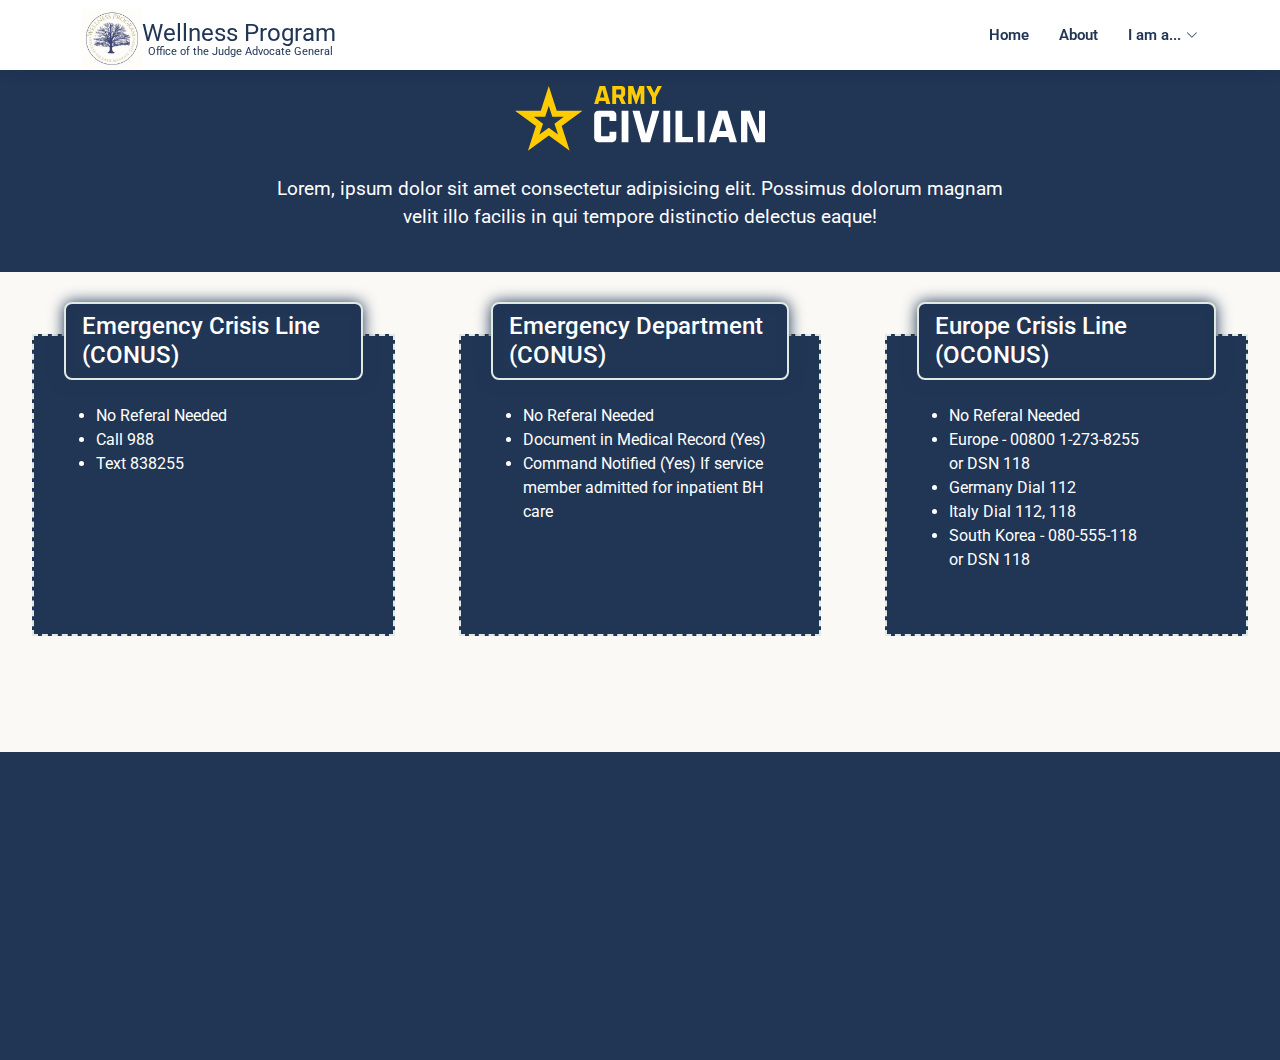
<file: civilian1.html>
<!DOCTYPE html>
<html lang="en">

<head>
  <meta charset="utf-8">
  <meta content="width=device-width, initial-scale=1.0" name="viewport">

  <title>About - Serenity Bootstrap Template</title>
  <meta content="" name="description">
  <meta content="" name="keywords">

  <!-- Favicons -->
  <link href="assets/img/favicon.png" rel="icon">
  <link href="assets/img/apple-touch-icon.png" rel="apple-touch-icon">

  <!-- Google Fonts -->
  <link href="https://fonts.googleapis.com/css?family=Open+Sans:300,300i,400,400i,600,600i,700,700i|Raleway:300,300i,400,400i,500,500i,600,600i,700,700i|Poppins:300,300i,400,400i,500,500i,600,600i,700,700i" rel="stylesheet">

  <!-- Vendor CSS Files -->
  <link href="assets/vendor/aos/aos.css" rel="stylesheet">
  <link href="assets/vendor/bootstrap/css/bootstrap.min.css" rel="stylesheet">
  <link href="assets/vendor/bootstrap-icons/bootstrap-icons.css" rel="stylesheet">
  <link href="assets/vendor/boxicons/css/boxicons.min.css" rel="stylesheet">
  <link href="assets/vendor/glightbox/css/glightbox.min.css" rel="stylesheet">
  <link href="assets/vendor/swiper/swiper-bundle.min.css" rel="stylesheet">

  <!-- Template Main CSS File -->
  <link href="assets/css/style.css" rel="stylesheet">

  <!-- =======================================================
  * Template Name: Serenity
  * Template URL: https://bootstrapmade.com/serenity-bootstrap-corporate-template/
  * Updated: Mar 17 2024 with Bootstrap v5.3.3
  * Author: BootstrapMade.com
  * License: https://bootstrapmade.com/license/
  ======================================================== -->
</head>

<body class="active1">

  <!-- ======= Header ======= -->
  <header id="header" class="fixed-top d-flex align-items-center active1">
    <div class="container d-flex align-items-center justify-content-between">

      <div class="logo">
        <!-- <h1 class="text-light"><a href="index.html"><img src="./assets/img/logo jun 2024.jpg" alt="logo" class="our-logo">Wellness</a></h1> -->
         <!-- <a href="index.html"><img src="./assets/img/logo jun 2024.jpg" alt=""></a> -->
        <!-- Uncomment below if you prefer to use an image logo -->
        <a href="index.html" class="change-text"><img src="assets/img/logo jun 2024.jpg" alt="" class="img-fluid">Wellness Program</a>
        <p class="custom-text">Office of the Judge Advocate General</p>
      </div>
      

      <nav id="navbar" class="navbar">
        <ul>
          <li><a class="active change-text" href="index.html">Home</a></li>
          <!-- <li class="dropdown"><a href="#"><span>MilLife Topics</span> <i class="bi bi-chevron-down"></i></a>
            <ul>
              <li><a href="#">Place Holder</a></li>
              <li><a href="#">Place Holder</a></li>
              <li class="dropdown"><a href="#"><span>Deep Drop Down</span> <i class="bi bi-chevron-right"></i></a>
                <ul>
                  <li><a href="#">Deep Drop Down 1</a></li>
                  <li><a href="#">Deep Drop Down 2</a></li>
                  <li><a href="#">Deep Drop Down 3</a></li>
                  <li><a href="#">Deep Drop Down 4</a></li>
                  <li><a href="#">Deep Drop Down 5</a></li>
                </ul>
              </li>
            </ul>
          </li> -->
          <!-- This is the about link -->
          <li><a class="active change-text" href="./new-about.html">About</a></li>
          <!-- This is the start of the I am link -->
          <li class="dropdown"><a class="change-text" href="#"><span>I am a...</span> <i class="bi bi-chevron-down"></i></a>
            <ul class="iam-active1">
              <li class="dropdown"><a class="change-text" href="#"><span>Active Duty</span> <i class="bi bi-chevron-right"></i></a>
                <ul class="custom-drop li active1">
                  <li class="custom-link" style="font-weight: 500; text-decoration: underline;" ><a class="custom-a change-text mobile" href="./active1.html">In Crisis</a></li>
                  <li class="custom-link" style="font-weight: 500; text-decoration: underline;"><a class="custom-a change-text mobile" href="./active2.html">Non-Urgent BH</a></li>
                  <li class="custom-link" style="font-weight: 500; text-decoration: underline;"><a class="custom-a change-text mobile" href="./active3.html">Resources</a></li>
                </ul>
              </li>     
            
              <li class="dropdown"><a class="change-text" href="#"><span>Reserve</span> <i class="bi bi-chevron-right"></i></a>
                <ul class="custom-drop li active1">
                  <li class="custom-link" style="font-weight: 500; text-decoration: underline;" ><a class="custom-a change-text mobile" href="./reserve1.html" >In Crisis</a></li>
                  <li class="custom-link" style="font-weight: 500; text-decoration: underline;"><a class="custom-a change-text mobile" href="./reserve2.html" >Non-Urgent BH</a></li>
                  <li class="custom-link" style="font-weight: 500; text-decoration: underline;"><a class="custom-a change-text mobile" href="./reserve3.html" >Resources</a></li>
                </ul>
              </li>             
              <li class="dropdown"><a class="change-text" href="#"><span>Guard</span> <i class="bi bi-chevron-right"></i></a>
                <ul class="custom-drop li active1">
                  <li class="custom-link" style="font-weight: 500; text-decoration: underline;" ><a class="custom-a change-text mobile" href="./guard1.html" >In Crisis</a></li>
                  <li class="custom-link" style="font-weight: 500; text-decoration: underline;"><a class="custom-a change-text mobile" href="./guard2.html" >Non-Urgent BH</a></li>
                  <li class="custom-link" style="font-weight: 500; text-decoration: underline;"><a class="custom-a change-text mobile" href="./guard3.html" >Resources</a></li>
                </ul>
              </li>             
              <li class="dropdown"><a class="change-text" href="#"><span>Civilian</span> <i class="bi bi-chevron-right"></i></a>
                <ul class="custom-drop li active1">
                  <li class="custom-link" style="font-weight: 500; text-decoration: underline;" ><a class="custom-a change-text mobile" href="./civilian1.html" >In Crisis</a></li>
                  <li class="custom-link" style="font-weight: 500; text-decoration: underline;"><a class="custom-a change-text mobile" href="./civilian2.html" >Non-Urgent BH</a></li>
                  <li class="custom-link" style="font-weight: 500; text-decoration: underline;"><a class="custom-a change-text mobile" href="./civilian3.html" >Resources</a></li>
                </ul>
              </li>             
            </ul>
          </li>
        
          <!-- This has been removed -->
          <!-- <li><a class="getstarted" href="about.html">Log In</a></li> -->
        </ul>
        <i class="bi bi-list mobile-nav-toggle"></i>
      </nav><!-- .navbar -->

    </div>
  </header><!-- End Header -->

 
  <main id="main" class="the-main active1">
    <div class="section-intro active1">
      <h1 class="page-title">
        <img class="usarmylogo" src="./assets/img/civilian.svg" alt="">
      </h1>
      <p>
        Lorem, ipsum dolor sit amet consectetur adipisicing elit. Possimus dolorum magnam velit illo facilis in qui tempore distinctio delectus eaque!
      </p>
    </div>
    <section class="section-row section-justify-center">
      <div class="section-card-column">
        <figure class="section-card section-code-card">
          <h2 class="section-card-header">Emergency Crisis Line (CONUS)</h2>
          <div class="card-body">
            <ul>
              <li>No Referal Needed</li>
              <li>Call 988</li>
              <li>Text 838255</li>
            </ul>
          </div>
          <!-- with the <pre> element, it counts all spaces literally, so proper code indentation cannot be applied in this case -->
       
        </figure>
      </div>
      <div class="section-card-column">
        <figure class="section-card section-code-card">
          <h2 class="section-card-header">Emergency Department (CONUS)</h2>
          <div class="card-body">
           <ul>
            <li>No Referal Needed</li>
            <li>Document in Medical Record (Yes)</li>
            <li>Command Notified (Yes) If service member admitted for inpatient BH care</li>
           </ul>
          </div>
        
        </figure>
      </div>
      <div class="section-card-column">
        <figure class="section-card section-code-card">
          <h2 class="section-card-header">Europe Crisis Line (OCONUS)</h2>
          <div class="card-body">
            <ul>
              <li>No Referal Needed</li>
              <li>Europe - 00800 1-273-8255</li>
              <span> or DSN 118</span>
              <li>Germany Dial 112</li>
              <li>Italy Dial 112, 118</li>
              <li>South Korea - 080-555-118</li>
              <span>or DSN 118</span>
            </ul>
          </div>
          <!-- with the <pre> element, it counts all spaces literally, so proper code indentation cannot be applied in this case -->
       
        </figure>
      </div>
      
    </section>
   

  </main><!-- End #main -->

  <!-- ======= Footer ======= -->
  <footer id="footer" class="active1">
    <div class="footer-top active1">
      <div class="container">
        <div class="row">

           <!-- <div class="col-lg-3 col-md-6 footer-info">
            <h3>Wellness</h3>
            <p>Mindfully focusing on wellness in our lives builds resilience and enables us to thrive amidst life’s challenges..</p>
          </div> -->

          <!-- <div class="col-lg-3 col-md-6 footer-links">
            <h4>Useful Links</h4>
            <ul>
              <li><a href="#">Home</a></li>
              <li><a href="#">About us</a></li>
              <li><a href="#">Services</a></li>
              <li><a href="#">Terms of service</a></li>
              <li><a href="#">Privacy policy</a></li>
            </ul>
          </div> -->

          <!-- <div class="col-lg-3 col-md-6 footer-contact">
            <h4>Contact Us</h4>
            <p>
              9275 Gunston Road <br>
              Fort Belvoir, VA 22060<br>
              United States <br>
              <strong>Phone:</strong> 703-693-1100<br>
              <strong>Email:</strong> info@example.com<br>
            </p> 

             <div class="social-links">
              <a href="#" class="twitter"><i class="bi bi-twitter"></i></a>
              <a href="#" class="facebook"><i class="bi bi-facebook"></i></a>
              <a href="#" class="instagram"><i class="bi bi-instagram"></i></a>
              <a href="#" class="linkedin"><i class="bi bi-linkedin"></i></a>
            </div> 

           </div>  -->

            <!-- <div class="col-lg-3 col-md-6 footer-newsletter">
            <h4>Our Newsletter</h4>
            <p>Tamen quem nulla quae legam multos aute sint culpa legam noster magna veniam enim veniam illum dolore legam minim quorum culpa amet magna export quem marada parida nodela caramase seza.</p>
            <form action="" method="post">
              <input type="email" name="email"><input type="submit" value="Subscribe">
            </form>
          </div>   -->
 <section id="cta" class="cta active1">
      <div class="container" data-aos="fade-in">

        <div class="text-center move-center">
          <div class="new-logo">
            <a href="index.html"><img src="assets/img/logo jun 2024.jpg" alt="" class="img-fluid"></a>
            <h3>In Crisis?</h3>
          </div>
          
          <p> In the United States, call <span class="lg-red-text">988 or Text 838255</span> if you are in an emergency.<br class="none"> For those outside the United States, call your local emergency number.</p>
          <!-- <a class="cta-btn" href="https://livechat.militaryonesourceconnect.org/webchat/" >Chat Live</a> -->
        </div>

      </div>
    </section> 
    <!-- End Cta Section -->

        </div>
      </div>
    </div>

    
  </footer><!-- End Footer -->

  <a href="#" class="back-to-top d-flex align-items-center justify-content-center"><i class="bi bi-arrow-up-short"></i></a>

  <!-- Vendor JS Files -->
  <script src="assets/vendor/purecounter/purecounter_vanilla.js"></script>
  <script src="assets/vendor/aos/aos.js"></script>
  <script src="assets/vendor/bootstrap/js/bootstrap.bundle.min.js"></script>
  <script src="assets/vendor/glightbox/js/glightbox.min.js"></script>
  <script src="assets/vendor/isotope-layout/isotope.pkgd.min.js"></script>
  <script src="assets/vendor/swiper/swiper-bundle.min.js"></script>
  <script src="assets/vendor/waypoints/noframework.waypoints.js"></script>
  <script src="assets/vendor/php-email-form/validate.js"></script>

  <!-- Template Main JS File -->
  <script src="assets/js/main.js"></script>

</body>

</html>
</file>
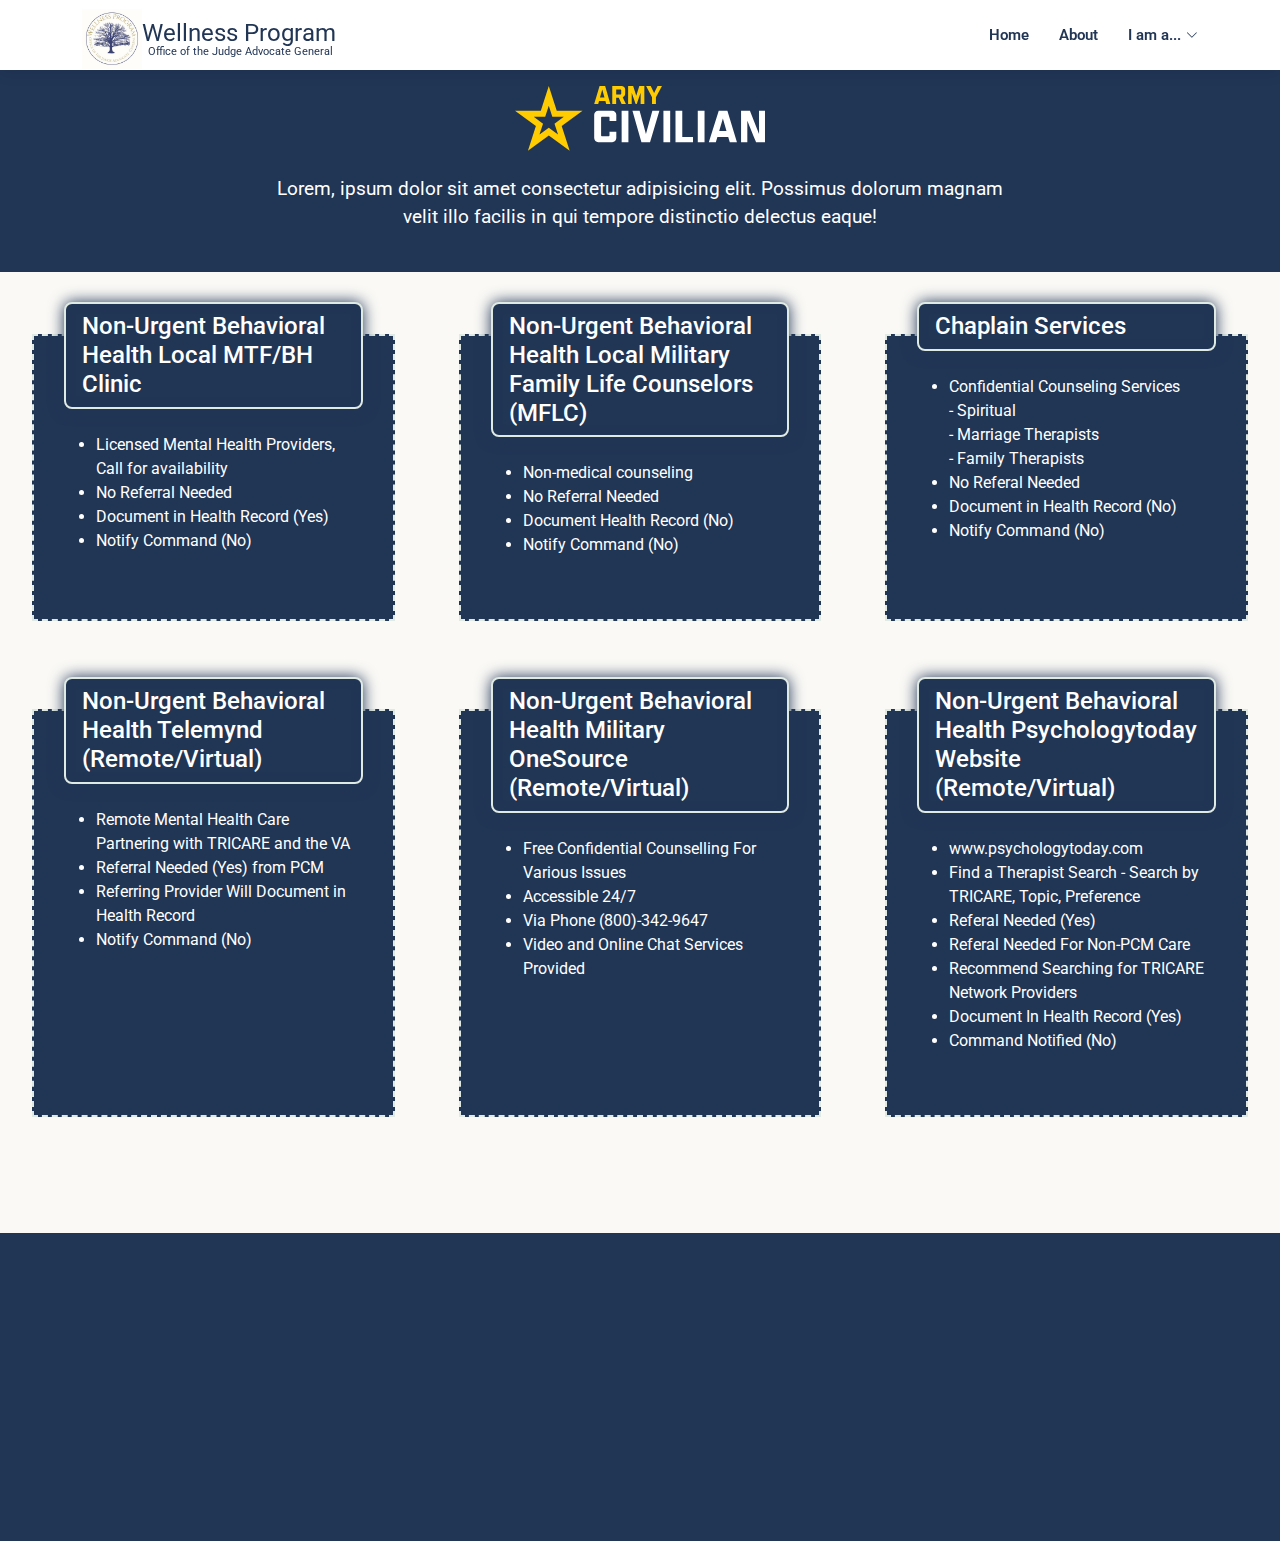
<file: civilian2.html>
<!DOCTYPE html>
<html lang="en">

<head>
  <meta charset="utf-8">
  <meta content="width=device-width, initial-scale=1.0" name="viewport">

  <title>About - Serenity Bootstrap Template</title>
  <meta content="" name="description">
  <meta content="" name="keywords">

  <!-- Favicons -->
  <link href="assets/img/favicon.png" rel="icon">
  <link href="assets/img/apple-touch-icon.png" rel="apple-touch-icon">

  <!-- Google Fonts -->
  <link href="https://fonts.googleapis.com/css?family=Open+Sans:300,300i,400,400i,600,600i,700,700i|Raleway:300,300i,400,400i,500,500i,600,600i,700,700i|Poppins:300,300i,400,400i,500,500i,600,600i,700,700i" rel="stylesheet">

  <!-- Vendor CSS Files -->
  <link href="assets/vendor/aos/aos.css" rel="stylesheet">
  <link href="assets/vendor/bootstrap/css/bootstrap.min.css" rel="stylesheet">
  <link href="assets/vendor/bootstrap-icons/bootstrap-icons.css" rel="stylesheet">
  <link href="assets/vendor/boxicons/css/boxicons.min.css" rel="stylesheet">
  <link href="assets/vendor/glightbox/css/glightbox.min.css" rel="stylesheet">
  <link href="assets/vendor/swiper/swiper-bundle.min.css" rel="stylesheet">

  <!-- Template Main CSS File -->
  <link href="assets/css/style.css" rel="stylesheet">

  <!-- =======================================================
  * Template Name: Serenity
  * Template URL: https://bootstrapmade.com/serenity-bootstrap-corporate-template/
  * Updated: Mar 17 2024 with Bootstrap v5.3.3
  * Author: BootstrapMade.com
  * License: https://bootstrapmade.com/license/
  ======================================================== -->
</head>

<body class="active1">

  <!-- ======= Header ======= -->
  <header id="header" class="fixed-top d-flex align-items-center active1">
    <div class="container d-flex align-items-center justify-content-between">

      <div class="logo">
        <!-- <h1 class="text-light"><a href="index.html"><img src="./assets/img/logo jun 2024.jpg" alt="logo" class="our-logo">Wellness</a></h1> -->
         <!-- <a href="index.html"><img src="./assets/img/logo jun 2024.jpg" alt=""></a> -->
        <!-- Uncomment below if you prefer to use an image logo -->
        <a href="index.html" class="change-text"><img src="assets/img/logo jun 2024.jpg" alt="" class="img-fluid">Wellness Program</a>
        <p class="custom-text">Office of the Judge Advocate General</p>
      </div>
      

      <nav id="navbar" class="navbar">
        <ul>
          <li><a class="active change-text" href="index.html">Home</a></li>
          <!-- <li class="dropdown"><a href="#"><span>MilLife Topics</span> <i class="bi bi-chevron-down"></i></a>
            <ul>
              <li><a href="#">Place Holder</a></li>
              <li><a href="#">Place Holder</a></li>
              <li class="dropdown"><a href="#"><span>Deep Drop Down</span> <i class="bi bi-chevron-right"></i></a>
                <ul>
                  <li><a href="#">Deep Drop Down 1</a></li>
                  <li><a href="#">Deep Drop Down 2</a></li>
                  <li><a href="#">Deep Drop Down 3</a></li>
                  <li><a href="#">Deep Drop Down 4</a></li>
                  <li><a href="#">Deep Drop Down 5</a></li>
                </ul>
              </li>
            </ul>
          </li> -->
          <!-- This is the about link -->
          <li><a class="active change-text" href="./new-about.html" >About</a></li>
          <!-- This is the start of the I am link -->
          <li class="dropdown"><a class="change-text" href="#"><span>I am a...</span> <i class="bi bi-chevron-down"></i></a>
            <ul class="iam-active1">
              <li class="dropdown"><a class="change-text" href="#"><span>Active Duty</span> <i class="bi bi-chevron-right"></i></a>
                <ul class="custom-drop li active1">
                  <li class="custom-link" style="font-weight: 500; text-decoration: underline;" ><a class="custom-a change-text mobile" href="./active1.html" >In Crisis</a></li>
                  <li class="custom-link" style="font-weight: 500; text-decoration: underline;"><a class="custom-a change-text mobile" href="./active2.html" >Non-Urgent BH</a></li>
                  <li class="custom-link" style="font-weight: 500; text-decoration: underline;"><a class="custom-a change-text mobile" href="./active3.html" >Resources</a></li>
                </ul>
              </li>     
              
            
              <li class="dropdown"><a class="change-text"  href="#"><span>Reserve</span> <i class="bi bi-chevron-right"></i></a>
                <ul class="custom-drop li active1">
                  <li class="custom-link" style="font-weight: 500; text-decoration: underline;" ><a class="custom-a change-text mobile" href="./reserve1.html" >In Crisis</a></li>
                  <li class="custom-link" style="font-weight: 500; text-decoration: underline;"><a class="custom-a change-text mobile" href="./reserve2.html" >Non-Urgent BH</a></li>
                  <li class="custom-link" style="font-weight: 500; text-decoration: underline;"><a class="custom-a change-text mobile" href="./reserve3.html" >Resources</a></li>
                </ul>
              </li>             
              <li class="dropdown"><a class="change-text" href="#"><span>Guard</span> <i class="bi bi-chevron-right"></i></a>
                <ul class="custom-drop li active1">
                  <li class="custom-link" style="font-weight: 500; text-decoration: underline;" ><a class="custom-a change-text mobile" href="./guard1.html" >In Crisis</a></li>
                  <li class="custom-link" style="font-weight: 500; text-decoration: underline;"><a class="custom-a change-text mobile" href="./guard2.html" >Non-Urgent BH</a></li>
                  <li class="custom-link" style="font-weight: 500; text-decoration: underline;"><a class="custom-a change-text mobile" href="./guard3.html" >Resources</a></li>
                </ul>
              </li>             
              <li class="dropdown"><a class="change-text" href="#"><span>Civilian</span> <i class="bi bi-chevron-right"></i></a>
                <ul class="custom-drop li active1">
                  <li class="custom-link" style="font-weight: 500; text-decoration: underline;" ><a class="custom-a change-text mobile" href="./civilian1.html" >In Crisis</a></li>
                  <li class="custom-link" style="font-weight: 500; text-decoration: underline;"><a class="custom-a change-text mobile" href="./civilian2.html" >Non-Urgent BH</a></li>
                  <li class="custom-link" style="font-weight: 500; text-decoration: underline;"><a class="custom-a change-text mobile" href="./active3.html" >Resources</a></li>
                </ul>
              </li>             
            </ul>
          </li>
        
          <!-- This has been removed -->
          <!-- <li><a class="getstarted" href="about.html">Log In</a></li> -->
        </ul>
        <i class="bi bi-list mobile-nav-toggle"></i>
      </nav><!-- .navbar -->

    </div>
  </header><!-- End Header -->

 
  <main id="main" class="the-main active1">
    <div class="section-intro active1">
      <h1 class="page-title">
        <img class="usarmylogo" src="./assets/img/civilian.svg" alt="">
      </h1>
      <p>
        Lorem, ipsum dolor sit amet consectetur adipisicing elit. Possimus dolorum magnam velit illo facilis in qui tempore distinctio delectus eaque!
      </p>
    </div>
    <section class="section-row section-justify-center">
      <div class="section-card-column">
        <figure class="section-card section-code-card">
          <h2 class="section-card-header">Non-Urgent Behavioral Health Local MTF/BH Clinic</h2>
          <div class="card-body">
            <ul>
              <li>Licensed Mental Health Providers, Call for availability</li>
              <li>No Referral Needed</li>
              <li>Document in Health Record (Yes)</li>
              <li>Notify Command (No)</li>
            </ul>
          </div>
          <!-- with the <pre> element, it counts all spaces literally, so proper code indentation cannot be applied in this case -->
       
        </figure>
      </div>
      <div class="section-card-column">
        <figure class="section-card section-code-card">
          <h2 class="section-card-header">Non-Urgent Behavioral Health Local Military Family Life Counselors (MFLC)</h2>
          <div class="card-body">
           <ul>
            <li>Non-medical counseling</li>
            <li>No Referral Needed</li>
            <li>Document Health Record (No)</li>
            <li>Notify Command (No)</li>
           </ul>
          </div>
        
        </figure>
      </div>
      <div class="section-card-column">
        <figure class="section-card section-code-card">
          <h2 class="section-card-header">Chaplain Services</h2>
          <div class="card-body">
            <ul>
              <li>Confidential Counseling Services</li>
              <span>- Spiritual</span> <br>
              <span>- Marriage Therapists</span> <br>
              <span>- Family Therapists</span>
              <li>No Referal Needed</li>
              <li>Document in Health Record (No)</li>
              <li>Notify Command (No)</li>
              
            </ul>
          </div>
          <!-- with the <pre> element, it counts all spaces literally, so proper code indentation cannot be applied in this case -->
       
        </figure>
      </div>
      <div class="section-card-column">
        <figure class="section-card section-code-card">
          <h2 class="section-card-header">Non-Urgent Behavioral Health Telemynd (Remote/Virtual)</h2>
          <div class="card-body">
            <ul>
              <li>Remote Mental Health Care Partnering with TRICARE and the VA</li>
              <li>Referral Needed (Yes) from PCM</li>
              <li>Referring Provider Will Document in Health Record</li>
              <li>Notify Command (No)</li>
            </ul>
          </div>
          <!-- with the <pre> element, it counts all spaces literally, so proper code indentation cannot be applied in this case -->
       
        </figure>
      </div>
      <div class="section-card-column">
        <figure class="section-card section-code-card">
          <h2 class="section-card-header">Non-Urgent Behavioral Health Military OneSource (Remote/Virtual)</h2>
          <div class="card-body">
            <ul>
              <li>Free Confidential Counselling For Various Issues</li>
              <li>Accessible 24/7</li>
              <li>Via Phone (800)-342-9647</li>
              <li>Video and Online Chat Services Provided</li>
            </ul>
          </div>
          <!-- with the <pre> element, it counts all spaces literally, so proper code indentation cannot be applied in this case -->
       
        </figure>
      </div>
      <div class="section-card-column">
        <figure class="section-card section-code-card">
          <h2 class="section-card-header">Non-Urgent Behavioral Health <a style="color: #fff;" href="https://www.psychologytoday.com/" target="_blank">Psychologytoday Website</a> (Remote/Virtual)</h2>
          <div class="card-body">
            <ul>
              <li><a style="color: #fff;" href="https://www.psychologytoday.com/" target="_blank">www.psychologytoday.com</a></li>
              <li>Find a Therapist Search - Search by TRICARE, Topic, Preference</li>
              <li>Referal Needed (Yes)</li>
              <li>Referal Needed For Non-PCM Care</li>
              <li>Recommend Searching for TRICARE Network Providers</li>
              <li>Document In Health Record (Yes)</li>
              <li>Command Notified (No)</li>
            </ul>
          </div>
          <!-- with the <pre> element, it counts all spaces literally, so proper code indentation cannot be applied in this case -->
       
        </figure>
      </div>
      
    </section>
   

  </main><!-- End #main -->

  <!-- ======= Footer ======= -->
  <footer id="footer" class="active1">
    <div class="footer-top active1">
      <div class="container">
        <div class="row">

           <!-- <div class="col-lg-3 col-md-6 footer-info">
            <h3>Wellness</h3>
            <p>Mindfully focusing on wellness in our lives builds resilience and enables us to thrive amidst life’s challenges..</p>
          </div> -->

          <!-- <div class="col-lg-3 col-md-6 footer-links">
            <h4>Useful Links</h4>
            <ul>
              <li><a href="#">Home</a></li>
              <li><a href="#">About us</a></li>
              <li><a href="#">Services</a></li>
              <li><a href="#">Terms of service</a></li>
              <li><a href="#">Privacy policy</a></li>
            </ul>
          </div> -->

          <!-- <div class="col-lg-3 col-md-6 footer-contact">
            <h4>Contact Us</h4>
            <p>
              9275 Gunston Road <br>
              Fort Belvoir, VA 22060<br>
              United States <br>
              <strong>Phone:</strong> 703-693-1100<br>
              <strong>Email:</strong> info@example.com<br>
            </p> 

             <div class="social-links">
              <a href="#" class="twitter"><i class="bi bi-twitter"></i></a>
              <a href="#" class="facebook"><i class="bi bi-facebook"></i></a>
              <a href="#" class="instagram"><i class="bi bi-instagram"></i></a>
              <a href="#" class="linkedin"><i class="bi bi-linkedin"></i></a>
            </div> 

           </div>  -->

            <!-- <div class="col-lg-3 col-md-6 footer-newsletter">
            <h4>Our Newsletter</h4>
            <p>Tamen quem nulla quae legam multos aute sint culpa legam noster magna veniam enim veniam illum dolore legam minim quorum culpa amet magna export quem marada parida nodela caramase seza.</p>
            <form action="" method="post">
              <input type="email" name="email"><input type="submit" value="Subscribe">
            </form>
          </div>   -->
 <section id="cta" class="cta active1">
      <div class="container" data-aos="fade-in">

        <div class="text-center move-center">
          <div class="new-logo">
            <a href="index.html"><img src="assets/img/logo jun 2024.jpg" alt="" class="img-fluid"></a>
            <h3>In Crisis?</h3>
          </div>
          
          <p> In the United States, call <span class="lg-red-text">988 or Text 838255</span> if you are in an emergency.<br class="none"> For those outside the United States, call your local emergency number.</p>
          <!-- <a class="cta-btn" href="https://livechat.militaryonesourceconnect.org/webchat/" >Chat Live</a> -->
        </div>

      </div>
    </section> 
    <!-- End Cta Section -->

        </div>
      </div>
    </div>

    
  </footer><!-- End Footer -->

  <a href="#" class="back-to-top d-flex align-items-center justify-content-center"><i class="bi bi-arrow-up-short"></i></a>

  <!-- Vendor JS Files -->
  <script src="assets/vendor/purecounter/purecounter_vanilla.js"></script>
  <script src="assets/vendor/aos/aos.js"></script>
  <script src="assets/vendor/bootstrap/js/bootstrap.bundle.min.js"></script>
  <script src="assets/vendor/glightbox/js/glightbox.min.js"></script>
  <script src="assets/vendor/isotope-layout/isotope.pkgd.min.js"></script>
  <script src="assets/vendor/swiper/swiper-bundle.min.js"></script>
  <script src="assets/vendor/waypoints/noframework.waypoints.js"></script>
  <script src="assets/vendor/php-email-form/validate.js"></script>

  <!-- Template Main JS File -->
  <script src="assets/js/main.js"></script>

</body>

</html>
</file>
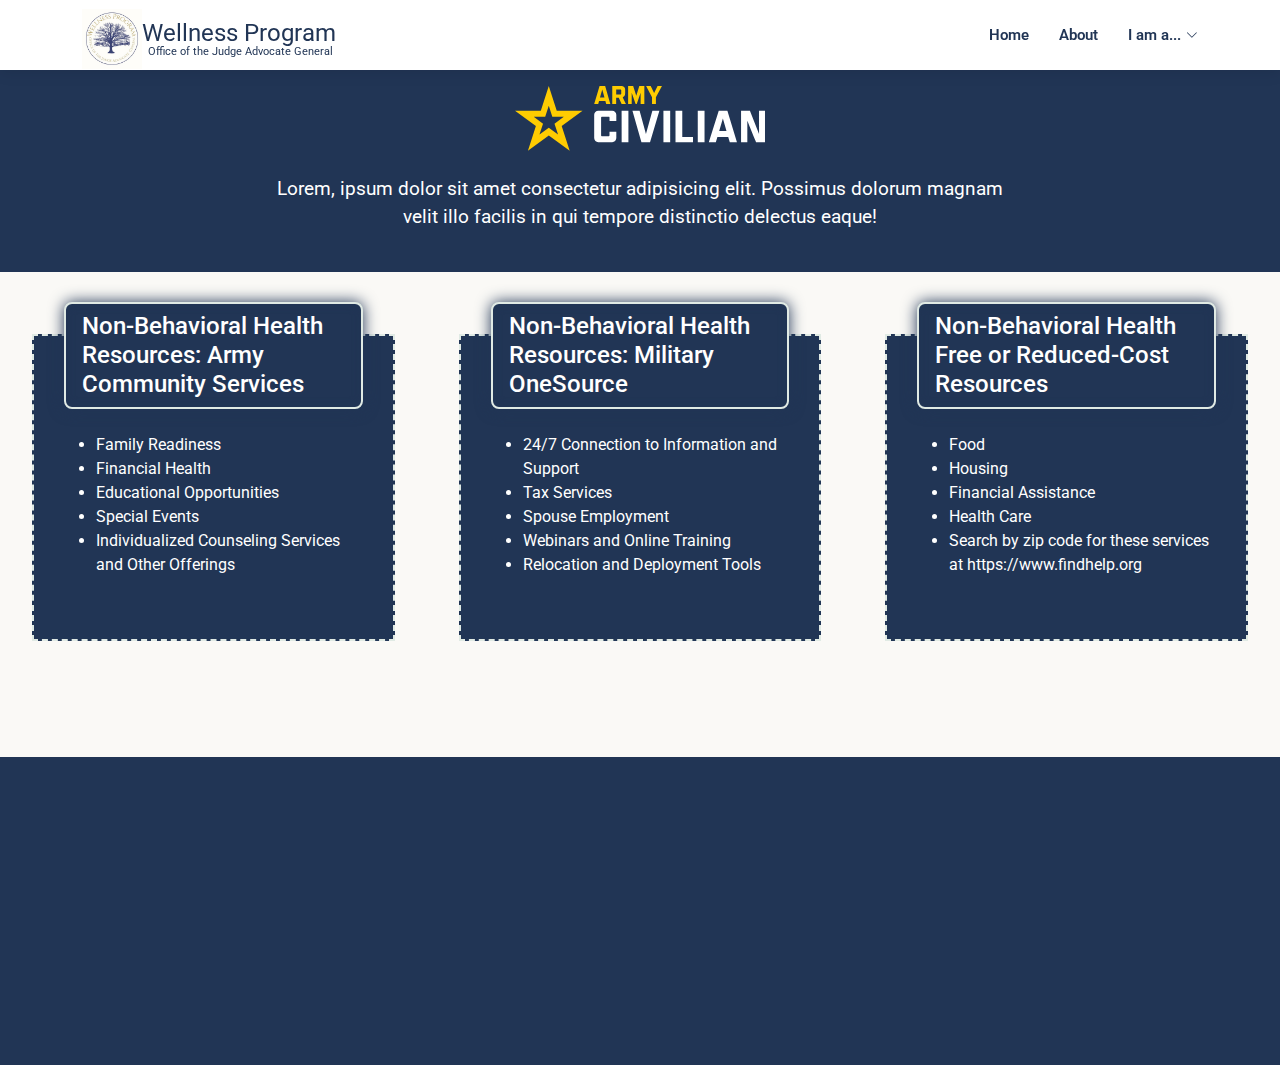
<file: civilian3.html>
<!DOCTYPE html>
<html lang="en">

<head>
  <meta charset="utf-8">
  <meta content="width=device-width, initial-scale=1.0" name="viewport">

  <title>About - Serenity Bootstrap Template</title>
  <meta content="" name="description">
  <meta content="" name="keywords">

  <!-- Favicons -->
  <link href="assets/img/favicon.png" rel="icon">
  <link href="assets/img/apple-touch-icon.png" rel="apple-touch-icon">

  <!-- Google Fonts -->
  <link href="https://fonts.googleapis.com/css?family=Open+Sans:300,300i,400,400i,600,600i,700,700i|Raleway:300,300i,400,400i,500,500i,600,600i,700,700i|Poppins:300,300i,400,400i,500,500i,600,600i,700,700i" rel="stylesheet">

  <!-- Vendor CSS Files -->
  <link href="assets/vendor/aos/aos.css" rel="stylesheet">
  <link href="assets/vendor/bootstrap/css/bootstrap.min.css" rel="stylesheet">
  <link href="assets/vendor/bootstrap-icons/bootstrap-icons.css" rel="stylesheet">
  <link href="assets/vendor/boxicons/css/boxicons.min.css" rel="stylesheet">
  <link href="assets/vendor/glightbox/css/glightbox.min.css" rel="stylesheet">
  <link href="assets/vendor/swiper/swiper-bundle.min.css" rel="stylesheet">

  <!-- Template Main CSS File -->
  <link href="assets/css/style.css" rel="stylesheet">

  <!-- =======================================================
  * Template Name: Serenity
  * Template URL: https://bootstrapmade.com/serenity-bootstrap-corporate-template/
  * Updated: Mar 17 2024 with Bootstrap v5.3.3
  * Author: BootstrapMade.com
  * License: https://bootstrapmade.com/license/
  ======================================================== -->
</head>

<body>

  <!-- ======= Header ======= -->
  <header id="header" class="fixed-top d-flex align-items-center active1">
    <div class="container d-flex align-items-center justify-content-between">

      <div class="logo">
        <!-- <h1 class="text-light"><a href="index.html"><img src="./assets/img/logo jun 2024.jpg" alt="logo" class="our-logo">Wellness</a></h1> -->
         <!-- <a href="index.html"><img src="./assets/img/logo jun 2024.jpg" alt=""></a> -->
        <!-- Uncomment below if you prefer to use an image logo -->
        <a href="index.html" class="change-text"><img src="assets/img/logo jun 2024.jpg" alt="" class="img-fluid">Wellness Program</a>
        <p class="custom-text">Office of the Judge Advocate General</p>
      </div>
      

      <nav id="navbar" class="navbar">
        <ul>
          <li><a class="active change-text" href="index.html">Home</a></li>
          <!-- <li class="dropdown"><a href="#"><span>MilLife Topics</span> <i class="bi bi-chevron-down"></i></a>
            <ul>
              <li><a href="#">Place Holder</a></li>
              <li><a href="#">Place Holder</a></li>
              <li class="dropdown"><a href="#"><span>Deep Drop Down</span> <i class="bi bi-chevron-right"></i></a>
                <ul>
                  <li><a href="#">Deep Drop Down 1</a></li>
                  <li><a href="#">Deep Drop Down 2</a></li>
                  <li><a href="#">Deep Drop Down 3</a></li>
                  <li><a href="#">Deep Drop Down 4</a></li>
                  <li><a href="#">Deep Drop Down 5</a></li>
                </ul>
              </li>
            </ul>
          </li> -->
          <!-- This is the about link -->
          <li><a class="active change-text" href="./new-about.html" >About</a></li>
          <!-- This is the start of the I am link -->
          <li class="dropdown"><a class="change-text" href="#"><span>I am a...</span> <i class="bi bi-chevron-down"></i></a>
            <ul class="iam-active1">
              <li class="dropdown"><a class="change-text" href="#"><span>Active Duty</span> <i class="bi bi-chevron-right"></i></a>
                <ul class="custom-drop li active1">
                  <li class="custom-link" style="font-weight: 500; text-decoration: underline;" ><a class="custom-a change-text mobile" href="./active1.html" >In Crisis</a></li>
                  <li class="custom-link" style="font-weight: 500; text-decoration: underline;"><a class="custom-a change-text mobile" href="./active2.html" >Non-Urgent BH</a></li>
                  <li class="custom-link" style="font-weight: 500; text-decoration: underline;"><a class="custom-a change-text mobile" href="./active3.html" >Resources</a></li>
                </ul>
              </li>     
            
              <li class="dropdown"><a class="change-text" href="#"><span>Reserve</span> <i class="bi bi-chevron-right"></i></a>
                <ul class="custom-drop li active1">
                  <li class="custom-link" style="font-weight: 500; text-decoration: underline;" ><a class="custom-a change-text mobile" href="./reserve1.html" >In Crisis</a></li>
                  <li class="custom-link" style="font-weight: 500; text-decoration: underline;"><a class="custom-a change-text mobile" href="./reserve2.html" >Non-Urgent BH</a></li>
                  <li class="custom-link" style="font-weight: 500; text-decoration: underline;"><a class="custom-a change-text mobile" href="./reserve3.html" >Resources</a></li>
                </ul>
              </li>             
              <li class="dropdown"><a class="change-text" href="#"><span>Guard</span> <i class="bi bi-chevron-right"></i></a>
                <ul class="custom-drop li active1">
                  <li class="custom-link" style="font-weight: 500; text-decoration: underline;" ><a class="custom-a change-text mobile" href="./guard1.html" >In Crisis</a></li>
                  <li class="custom-link" style="font-weight: 500; text-decoration: underline;"><a class="custom-a change-text mobile" href="./guard2.html" >Non-Urgent BH</a></li>
                  <li class="custom-link" style="font-weight: 500; text-decoration: underline;"><a class="custom-a change-text mobile" href="./guard3.html" >Resources</a></li>
                </ul>
              </li>             
              <li class="dropdown"><a class="change-text" href="#"><span>Civilian</span> <i class="bi bi-chevron-right"></i></a>
                <ul class="custom-drop li active1">
                  <li class="custom-link" style="font-weight: 500; text-decoration: underline;" ><a class="custom-a change-text mobile" href="./civilian1.html" >In Crisis</a></li>
                  <li class="custom-link" style="font-weight: 500; text-decoration: underline;"><a class="custom-a change-text mobile" href="./civilian2.html" >Non-Urgent BH</a></li>
                  <li class="custom-link" style="font-weight: 500; text-decoration: underline;"><a class="custom-a change-text mobile" href="./civilian3.html" >Resources</a></li>
                </ul>
              </li>             
            </ul>
          </li>
        
          <!-- This has been removed -->
          <!-- <li><a class="getstarted" href="about.html">Log In</a></li> -->
        </ul>
        <i class="bi bi-list mobile-nav-toggle"></i>
      </nav><!-- .navbar -->

    </div>
  </header><!-- End Header -->

 
  <main id="main" class="the-main active1">
    <div class="section-intro active1">
      <h1 class="page-title">
        <img class="usarmylogo" src="./assets/img/civilian.svg" alt="">
      </h1>
      <p>
        Lorem, ipsum dolor sit amet consectetur adipisicing elit. Possimus dolorum magnam velit illo facilis in qui tempore distinctio delectus eaque!
      </p>
    </div>
    <section class="section-row section-justify-center">
      <div class="section-card-column">
        <figure class="section-card section-code-card">
          <h2 class="section-card-header">Non-Behavioral Health Resources: Army Community Services</h2>
          <div class="card-body">
            <ul>
              <li>Family Readiness</li>
              <li>Financial Health</li>
              <li>Educational Opportunities</li>
              <li>Special Events</li>
              <li>Individualized Counseling Services and Other Offerings</li>
            </ul>
          </div>
          <!-- with the <pre> element, it counts all spaces literally, so proper code indentation cannot be applied in this case -->
       
        </figure>
      </div>
      <div class="section-card-column">
        <figure class="section-card section-code-card">
          <h2 class="section-card-header">Non-Behavioral Health Resources: Military OneSource</h2>
          <div class="card-body">
            <ul>
              <li>24/7 Connection to Information and Support</li>
              <li>Tax Services</li>
              <li>Spouse Employment</li>
              <li>Webinars and Online Training</li>
              <li>Relocation and Deployment Tools</li>
            </ul>
          </div>
          <!-- with the <pre> element, it counts all spaces literally, so proper code indentation cannot be applied in this case -->
       
        </figure>
      </div>
      <div class="section-card-column">
        <figure class="section-card section-code-card">
          <h2 class="section-card-header">Non-Behavioral Health Free or Reduced-Cost Resources</h2>
          <div class="card-body">
            <ul class="nbhrl">
              <li>Food</li>
              <li>Housing</li>
              <li>Financial Assistance</li>
              <li>Health Care</li>
              <li>Search by zip code for these services at <a href="https://www.findhelp.org/" target="_blank">https://www.findhelp.org</a></li>
            </ul>
          </div>
          <!-- with the <pre> element, it counts all spaces literally, so proper code indentation cannot be applied in this case -->
       
        </figure>
      </div>
     
      
    </section>
   

  </main><!-- End #main -->

  <!-- ======= Footer ======= -->
  <footer id="footer" class="active1">
    <div class="footer-top active1">
      <div class="container">
        <div class="row">

           <!-- <div class="col-lg-3 col-md-6 footer-info">
            <h3>Wellness</h3>
            <p>Mindfully focusing on wellness in our lives builds resilience and enables us to thrive amidst life’s challenges..</p>
          </div> -->

          <!-- <div class="col-lg-3 col-md-6 footer-links">
            <h4>Useful Links</h4>
            <ul>
              <li><a href="#">Home</a></li>
              <li><a href="#">About us</a></li>
              <li><a href="#">Services</a></li>
              <li><a href="#">Terms of service</a></li>
              <li><a href="#">Privacy policy</a></li>
            </ul>
          </div> -->

          <!-- <div class="col-lg-3 col-md-6 footer-contact">
            <h4>Contact Us</h4>
            <p>
              9275 Gunston Road <br>
              Fort Belvoir, VA 22060<br>
              United States <br>
              <strong>Phone:</strong> 703-693-1100<br>
              <strong>Email:</strong> info@example.com<br>
            </p> 

             <div class="social-links">
              <a href="#" class="twitter"><i class="bi bi-twitter"></i></a>
              <a href="#" class="facebook"><i class="bi bi-facebook"></i></a>
              <a href="#" class="instagram"><i class="bi bi-instagram"></i></a>
              <a href="#" class="linkedin"><i class="bi bi-linkedin"></i></a>
            </div> 

           </div>  -->

            <!-- <div class="col-lg-3 col-md-6 footer-newsletter">
            <h4>Our Newsletter</h4>
            <p>Tamen quem nulla quae legam multos aute sint culpa legam noster magna veniam enim veniam illum dolore legam minim quorum culpa amet magna export quem marada parida nodela caramase seza.</p>
            <form action="" method="post">
              <input type="email" name="email"><input type="submit" value="Subscribe">
            </form>
          </div>   -->
 <section id="cta" class="cta active1">
      <div class="container" data-aos="fade-in">

        <div class="text-center move-center">
          <div class="new-logo">
            <a href="index.html"><img src="assets/img/logo jun 2024.jpg" alt="" class="img-fluid"></a>
            <h3>In Crisis?</h3>
          </div>
          
          <p> In the United States, call <span class="lg-red-text">988 or Text 838255</span> if you are in an emergency.<br class="none"> For those outside the United States, call your local emergency number.</p>
          <!-- <a class="cta-btn" href="https://livechat.militaryonesourceconnect.org/webchat/" >Chat Live</a> -->
        </div>

      </div>
    </section> 
    <!-- End Cta Section -->

        </div>
      </div>
    </div>

    
  </footer><!-- End Footer -->

  <a href="#" class="back-to-top d-flex align-items-center justify-content-center"><i class="bi bi-arrow-up-short"></i></a>

  <!-- Vendor JS Files -->
  <script src="assets/vendor/purecounter/purecounter_vanilla.js"></script>
  <script src="assets/vendor/aos/aos.js"></script>
  <script src="assets/vendor/bootstrap/js/bootstrap.bundle.min.js"></script>
  <script src="assets/vendor/glightbox/js/glightbox.min.js"></script>
  <script src="assets/vendor/isotope-layout/isotope.pkgd.min.js"></script>
  <script src="assets/vendor/swiper/swiper-bundle.min.js"></script>
  <script src="assets/vendor/waypoints/noframework.waypoints.js"></script>
  <script src="assets/vendor/php-email-form/validate.js"></script>

  <!-- Template Main JS File -->
  <script src="assets/js/main.js"></script>

</body>

</html>
</file>
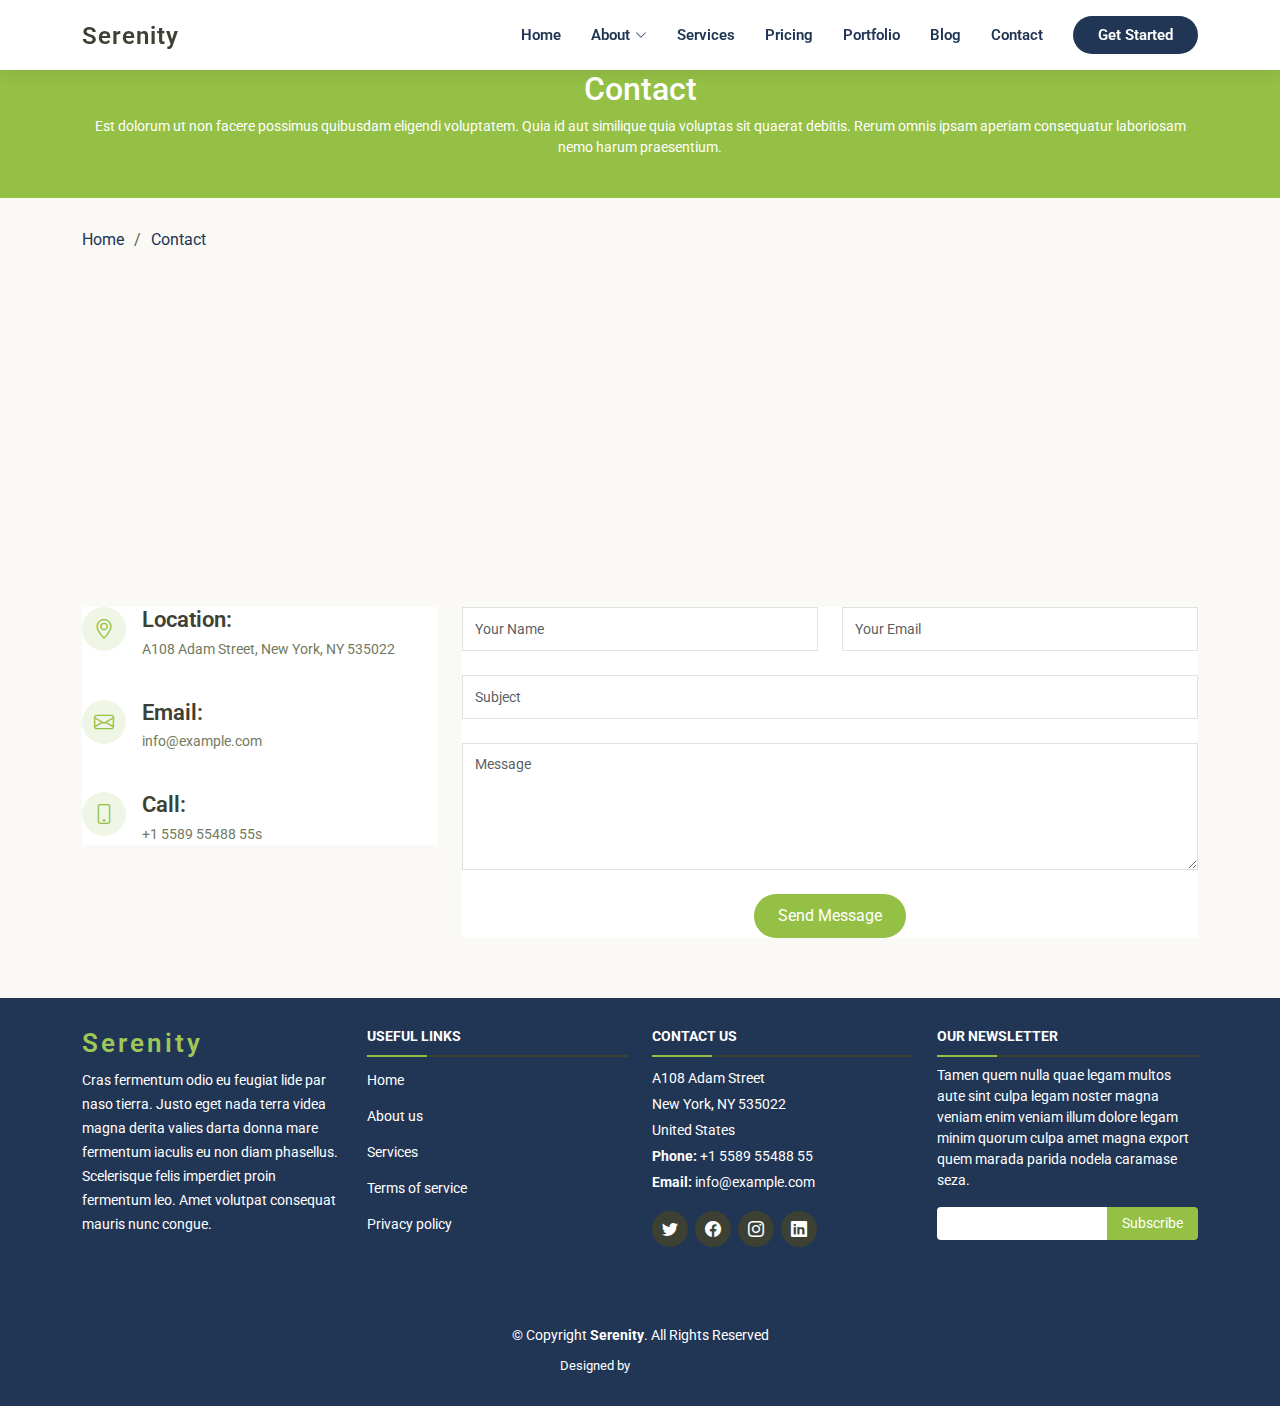
<file: contact.html>
<!DOCTYPE html>
<html lang="en">

<head>
  <meta charset="utf-8">
  <meta content="width=device-width, initial-scale=1.0" name="viewport">

  <title>Contact - Serenity Bootstrap Template</title>
  <meta content="" name="description">
  <meta content="" name="keywords">

  <!-- Favicons -->
  <link href="assets/img/favicon.png" rel="icon">
  <link href="assets/img/apple-touch-icon.png" rel="apple-touch-icon">

  <!-- Google Fonts -->
  <link href="https://fonts.googleapis.com/css?family=Open+Sans:300,300i,400,400i,600,600i,700,700i|Raleway:300,300i,400,400i,500,500i,600,600i,700,700i|Poppins:300,300i,400,400i,500,500i,600,600i,700,700i" rel="stylesheet">

  <!-- Vendor CSS Files -->
  <link href="assets/vendor/aos/aos.css" rel="stylesheet">
  <link href="assets/vendor/bootstrap/css/bootstrap.min.css" rel="stylesheet">
  <link href="assets/vendor/bootstrap-icons/bootstrap-icons.css" rel="stylesheet">
  <link href="assets/vendor/boxicons/css/boxicons.min.css" rel="stylesheet">
  <link href="assets/vendor/glightbox/css/glightbox.min.css" rel="stylesheet">
  <link href="assets/vendor/swiper/swiper-bundle.min.css" rel="stylesheet">

  <!-- Template Main CSS File -->
  <link href="assets/css/style.css" rel="stylesheet">

  <!-- =======================================================
  * Template Name: Serenity
  * Template URL: https://bootstrapmade.com/serenity-bootstrap-corporate-template/
  * Updated: Mar 17 2024 with Bootstrap v5.3.3
  * Author: BootstrapMade.com
  * License: https://bootstrapmade.com/license/
  ======================================================== -->
</head>

<body>

  <!-- ======= Header ======= -->
  <header id="header" class="fixed-top d-flex align-items-center">
    <div class="container d-flex align-items-center justify-content-between">

      <div class="logo">
        <h1 class="text-light"><a href="index.html">Serenity</a></h1>
        <!-- Uncomment below if you prefer to use an image logo -->
        <!-- <a href="index.html"><img src="assets/img/logo.png" alt="" class="img-fluid"></a>-->
      </div>

      <nav id="navbar" class="navbar">
        <ul>
          <li><a href="index.html">Home</a></li>
          <li class="dropdown"><a href="#"><span>About</span> <i class="bi bi-chevron-down"></i></a>
            <ul>
              <li><a href="about.html">About</a></li>
              <li><a href="team.html">Team</a></li>
              <li class="dropdown"><a href="#"><span>Deep Drop Down</span> <i class="bi bi-chevron-right"></i></a>
                <ul>
                  <li><a href="#">Deep Drop Down 1</a></li>
                  <li><a href="#">Deep Drop Down 2</a></li>
                  <li><a href="#">Deep Drop Down 3</a></li>
                  <li><a href="#">Deep Drop Down 4</a></li>
                  <li><a href="#">Deep Drop Down 5</a></li>
                </ul>
              </li>
            </ul>
          </li>
          <li><a href="services.html">Services</a></li>
          <li><a href="pricing.html">Pricing</a></li>
          <li><a href="portfolio.html">Portfolio</a></li>
          <li><a href="blog.html">Blog</a></li>
          <li><a class="active" href="contact.html">Contact</a></li>

          <li><a class="getstarted" href="about.html">Get Started</a></li>
        </ul>
        <i class="bi bi-list mobile-nav-toggle"></i>
      </nav><!-- .navbar -->

    </div>
  </header><!-- End Header -->

  <main id="main">

    <!-- ======= Breadcrumbs ======= -->
    <section id="breadcrumbs" class="breadcrumbs">
      <div class="breadcrumb-hero">
        <div class="container">
          <div class="breadcrumb-hero">
            <h2>Contact</h2>
            <p>Est dolorum ut non facere possimus quibusdam eligendi voluptatem. Quia id aut similique quia voluptas sit quaerat debitis. Rerum omnis ipsam aperiam consequatur laboriosam nemo harum praesentium. </p>
          </div>
        </div>
      </div>
      <div class="container">
        <ol>
          <li><a href="index.html">Home</a></li>
          <li>Contact</li>
        </ol>
      </div>
    </section><!-- End Breadcrumbs -->

    <!-- ======= Contact Section ======= -->
    <section id="contact" class="contact">
      <div class="container">

        <div>
          <iframe style="border:0; width: 100%; height: 270px;" src="https://www.google.com/maps/embed?pb=!1m14!1m8!1m3!1d12097.433213460943!2d-74.0062269!3d40.7101282!3m2!1i1024!2i768!4f13.1!3m3!1m2!1s0x0%3A0xb89d1fe6bc499443!2sDowntown+Conference+Center!5e0!3m2!1smk!2sbg!4v1539943755621" frameborder="0" allowfullscreen></iframe>
        </div>

        <div class="row mt-5">

          <div class="col-lg-4" data-aos="fade-right">
            <div class="info">
              <div class="address">
                <i class="bi bi-geo-alt"></i>
                <h4>Location:</h4>
                <p>A108 Adam Street, New York, NY 535022</p>
              </div>

              <div class="email">
                <i class="bi bi-envelope"></i>
                <h4>Email:</h4>
                <p>info@example.com</p>
              </div>

              <div class="phone">
                <i class="bi bi-phone"></i>
                <h4>Call:</h4>
                <p>+1 5589 55488 55s</p>
              </div>

            </div>

          </div>

          <div class="col-lg-8 mt-5 mt-lg-0" data-aos="fade-left">

            <form action="forms/contact.php" method="post" role="form" class="php-email-form">
              <div class="row">
                <div class="col-md-6 form-group">
                  <input type="text" name="name" class="form-control" id="name" placeholder="Your Name" required>
                </div>
                <div class="col-md-6 form-group mt-3 mt-md-0">
                  <input type="email" class="form-control" name="email" id="email" placeholder="Your Email" required>
                </div>
              </div>
              <div class="form-group mt-3">
                <input type="text" class="form-control" name="subject" id="subject" placeholder="Subject" required>
              </div>
              <div class="form-group mt-3">
                <textarea class="form-control" name="message" rows="5" placeholder="Message" required></textarea>
              </div>
              <div class="my-3">
                <div class="loading">Loading</div>
                <div class="error-message"></div>
                <div class="sent-message">Your message has been sent. Thank you!</div>
              </div>
              <div class="text-center"><button type="submit">Send Message</button></div>
            </form>

          </div>

        </div>

      </div>
    </section><!-- End Contact Section -->

  </main><!-- End #main -->

  <!-- ======= Footer ======= -->
  <footer id="footer">
    <div class="footer-top">
      <div class="container">
        <div class="row">

          <div class="col-lg-3 col-md-6 footer-info">
            <h3>Serenity</h3>
            <p>Cras fermentum odio eu feugiat lide par naso tierra. Justo eget nada terra videa magna derita valies darta donna mare fermentum iaculis eu non diam phasellus. Scelerisque felis imperdiet proin fermentum leo. Amet volutpat consequat mauris nunc congue.</p>
          </div>

          <div class="col-lg-3 col-md-6 footer-links">
            <h4>Useful Links</h4>
            <ul>
              <li><a href="#">Home</a></li>
              <li><a href="#">About us</a></li>
              <li><a href="#">Services</a></li>
              <li><a href="#">Terms of service</a></li>
              <li><a href="#">Privacy policy</a></li>
            </ul>
          </div>

          <div class="col-lg-3 col-md-6 footer-contact">
            <h4>Contact Us</h4>
            <p>
              A108 Adam Street <br>
              New York, NY 535022<br>
              United States <br>
              <strong>Phone:</strong> +1 5589 55488 55<br>
              <strong>Email:</strong> info@example.com<br>
            </p>

            <div class="social-links">
              <a href="#" class="twitter"><i class="bi bi-twitter"></i></a>
              <a href="#" class="facebook"><i class="bi bi-facebook"></i></a>
              <a href="#" class="instagram"><i class="bi bi-instagram"></i></a>
              <a href="#" class="linkedin"><i class="bi bi-linkedin"></i></a>
            </div>

          </div>

          <div class="col-lg-3 col-md-6 footer-newsletter">
            <h4>Our Newsletter</h4>
            <p>Tamen quem nulla quae legam multos aute sint culpa legam noster magna veniam enim veniam illum dolore legam minim quorum culpa amet magna export quem marada parida nodela caramase seza.</p>
            <form action="" method="post">
              <input type="email" name="email"><input type="submit" value="Subscribe">
            </form>
          </div>

        </div>
      </div>
    </div>

    <div class="container">
      <div class="copyright">
        &copy; Copyright <strong><span>Serenity</span></strong>. All Rights Reserved
      </div>
      <div class="credits">
        <!-- All the links in the footer should remain intact. -->
        <!-- You can delete the links only if you purchased the pro version. -->
        <!-- Licensing information: https://bootstrapmade.com/license/ -->
        <!-- Purchase the pro version with working PHP/AJAX contact form: https://bootstrapmade.com/serenity-bootstrap-corporate-template/ -->
        Designed by <a href="https://bootstrapmade.com/">BootstrapMade</a>
      </div>
    </div>
  </footer><!-- End Footer -->

  <a href="#" class="back-to-top d-flex align-items-center justify-content-center"><i class="bi bi-arrow-up-short"></i></a>

  <!-- Vendor JS Files -->
  <script src="assets/vendor/purecounter/purecounter_vanilla.js"></script>
  <script src="assets/vendor/aos/aos.js"></script>
  <script src="assets/vendor/bootstrap/js/bootstrap.bundle.min.js"></script>
  <script src="assets/vendor/glightbox/js/glightbox.min.js"></script>
  <script src="assets/vendor/isotope-layout/isotope.pkgd.min.js"></script>
  <script src="assets/vendor/swiper/swiper-bundle.min.js"></script>
  <script src="assets/vendor/waypoints/noframework.waypoints.js"></script>
  <script src="assets/vendor/php-email-form/validate.js"></script>

  <!-- Template Main JS File -->
  <script src="assets/js/main.js"></script>

</body>

</html>
</file>
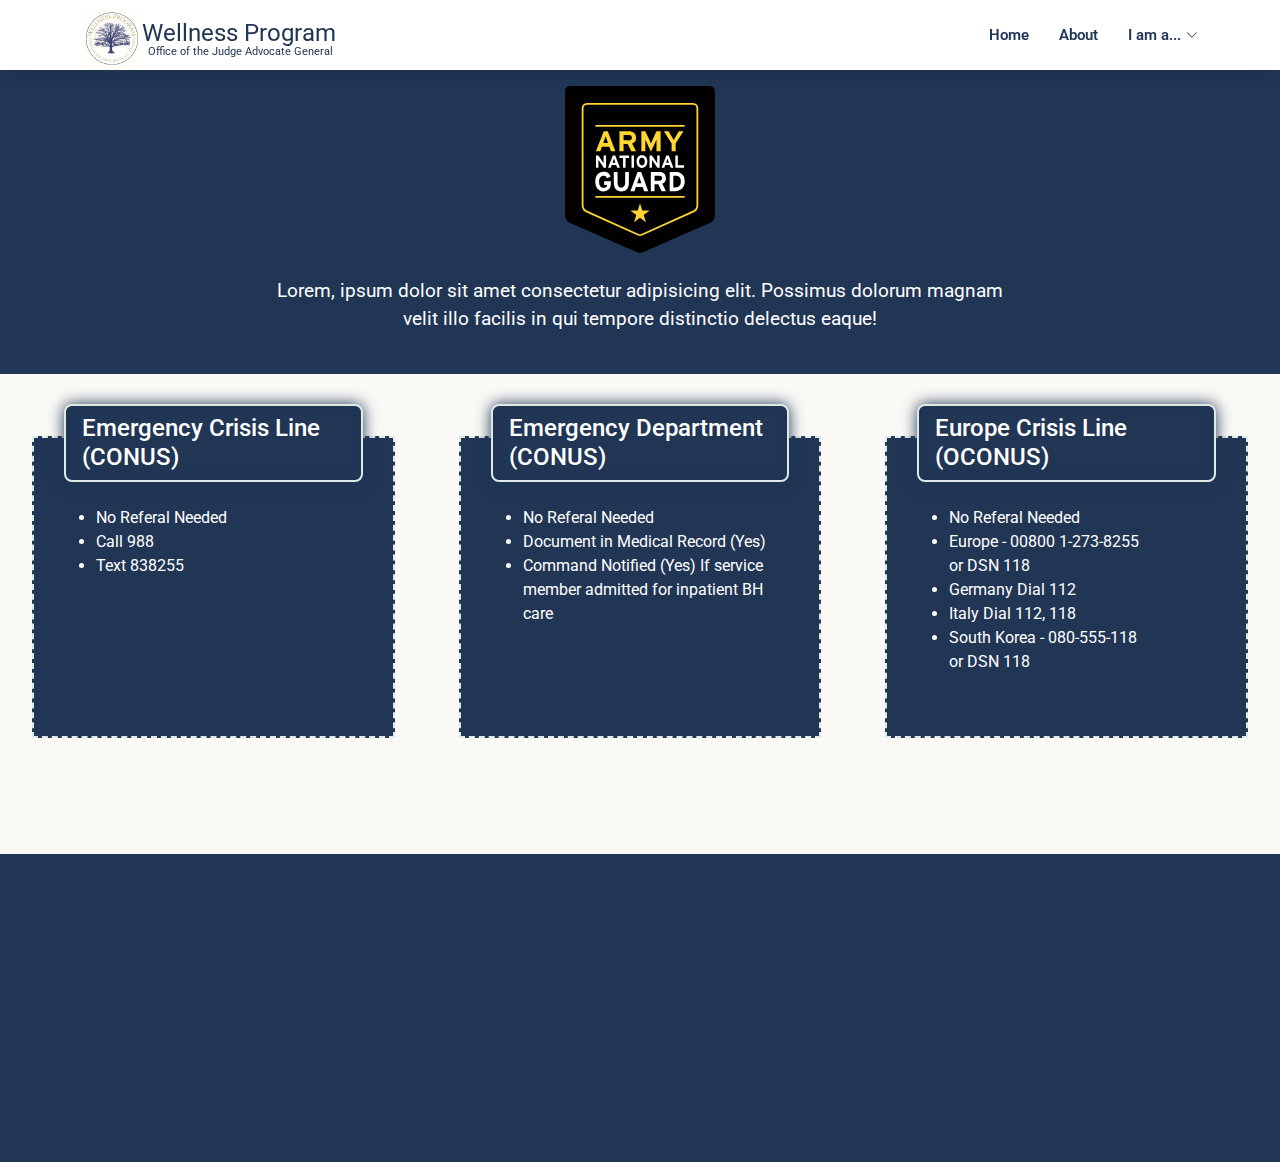
<file: guard1.html>
<!DOCTYPE html>
<html lang="en">

<head>
  <meta charset="utf-8">
  <meta content="width=device-width, initial-scale=1.0" name="viewport">

  <title>About - Serenity Bootstrap Template</title>
  <meta content="" name="description">
  <meta content="" name="keywords">

  <!-- Favicons -->
  <link href="assets/img/favicon.png" rel="icon">
  <link href="assets/img/apple-touch-icon.png" rel="apple-touch-icon">

  <!-- Google Fonts -->
  <link href="https://fonts.googleapis.com/css?family=Open+Sans:300,300i,400,400i,600,600i,700,700i|Raleway:300,300i,400,400i,500,500i,600,600i,700,700i|Poppins:300,300i,400,400i,500,500i,600,600i,700,700i" rel="stylesheet">

  <!-- Vendor CSS Files -->
  <link href="assets/vendor/aos/aos.css" rel="stylesheet">
  <link href="assets/vendor/bootstrap/css/bootstrap.min.css" rel="stylesheet">
  <link href="assets/vendor/bootstrap-icons/bootstrap-icons.css" rel="stylesheet">
  <link href="assets/vendor/boxicons/css/boxicons.min.css" rel="stylesheet">
  <link href="assets/vendor/glightbox/css/glightbox.min.css" rel="stylesheet">
  <link href="assets/vendor/swiper/swiper-bundle.min.css" rel="stylesheet">

  <!-- Template Main CSS File -->
  <link href="assets/css/style.css" rel="stylesheet">

  <!-- =======================================================
  * Template Name: Serenity
  * Template URL: https://bootstrapmade.com/serenity-bootstrap-corporate-template/
  * Updated: Mar 17 2024 with Bootstrap v5.3.3
  * Author: BootstrapMade.com
  * License: https://bootstrapmade.com/license/
  ======================================================== -->
</head>

<body class="active1">

  <!-- ======= Header ======= -->
  <header id="header" class="fixed-top d-flex align-items-center active1">
    <div class="container d-flex align-items-center justify-content-between">

      <div class="logo">
        <!-- <h1 class="text-light"><a href="index.html"><img src="./assets/img/logo jun 2024.jpg" alt="logo" class="our-logo">Wellness</a></h1> -->
         <!-- <a href="index.html"><img src="./assets/img/logo jun 2024.jpg" alt=""></a> -->
        <!-- Uncomment below if you prefer to use an image logo -->
        <a href="index.html" class="change-text"><img src="assets/img/logo jun 2024.jpg" alt="" class="img-fluid">Wellness Program</a>
        <p class="custom-text">Office of the Judge Advocate General</p>
      </div>
      

      <nav id="navbar" class="navbar">
        <ul>
          <li><a class="active change-text" href="index.html">Home</a></li>
          <!-- <li class="dropdown"><a href="#"><span>MilLife Topics</span> <i class="bi bi-chevron-down"></i></a>
            <ul>
              <li><a href="#">Place Holder</a></li>
              <li><a href="#">Place Holder</a></li>
              <li class="dropdown"><a href="#"><span>Deep Drop Down</span> <i class="bi bi-chevron-right"></i></a>
                <ul>
                  <li><a href="#">Deep Drop Down 1</a></li>
                  <li><a href="#">Deep Drop Down 2</a></li>
                  <li><a href="#">Deep Drop Down 3</a></li>
                  <li><a href="#">Deep Drop Down 4</a></li>
                  <li><a href="#">Deep Drop Down 5</a></li>
                </ul>
              </li>
            </ul>
          </li> -->
          <!-- This is the about link -->
          <li><a class="active change-text" href="./new-about.html">About</a></li>
          <!-- This is the start of the I am link -->
          <li class="dropdown"><a class="change-text" href="#"><span>I am a...</span> <i class="bi bi-chevron-down"></i></a>
            <ul class="iam-active1">
              <li class="dropdown"><a class="change-text" href="#"><span>Active Duty</span> <i class="bi bi-chevron-right"></i></a>
                <ul class="custom-drop li active1">
                  <li class="custom-link" style="font-weight: 500; text-decoration: underline;" ><a class="custom-a change-text mobile" href="./active1.html">In Crisis</a></li>
                  <li class="custom-link" style="font-weight: 500; text-decoration: underline;"><a class="custom-a change-text mobile" href="./active2.html">Non-Urgent BH</a></li>
                  <li class="custom-link" style="font-weight: 500; text-decoration: underline;"><a class="custom-a change-text mobile" href="./active3.html">Resources</a></li>
                </ul>
              </li>     
            
              <li class="dropdown"><a class="change-text" href="#"><span>Reserve</span> <i class="bi bi-chevron-right"></i></a>
                <ul class="custom-drop li active1">
                  <li class="custom-link" style="font-weight: 500; text-decoration: underline;" ><a class="custom-a change-text mobile" href="./reserve1.html" >In Crisis</a></li>
                  <li class="custom-link" style="font-weight: 500; text-decoration: underline;"><a class="custom-a change-text mobile" href="./reserve2.html" >Non-Urgent BH</a></li>
                  <li class="custom-link" style="font-weight: 500; text-decoration: underline;"><a class="custom-a change-text mobile" href="./reserve3.html" >Resources</a></li>
                </ul>
              </li>             
              <li class="dropdown"><a class="change-text" href="#"><span>Guard</span> <i class="bi bi-chevron-right"></i></a>
                <ul class="custom-drop li active1">
                  <li class="custom-link" style="font-weight: 500; text-decoration: underline;" ><a class="custom-a change-text mobile" href="./guard1.html" >In Crisis</a></li>
                  <li class="custom-link" style="font-weight: 500; text-decoration: underline;"><a class="custom-a change-text mobile" href="./guard2.html" >Non-Urgent BH</a></li>
                  <li class="custom-link" style="font-weight: 500; text-decoration: underline;"><a class="custom-a change-text mobile" href="./guard3.html" >Resources</a></li>
                </ul>
              </li>             
              <li class="dropdown"><a class="change-text" href="#"><span>Civilian</span> <i class="bi bi-chevron-right"></i></a>
                <ul class="custom-drop li active1">
                  <li class="custom-link" style="font-weight: 500; text-decoration: underline;" ><a class="custom-a change-text mobile" href="./civilian1.html" >In Crisis</a></li>
                  <li class="custom-link" style="font-weight: 500; text-decoration: underline;"><a class="custom-a change-text mobile" href="./civilian2.html" >Non-Urgent BH</a></li>
                  <li class="custom-link" style="font-weight: 500; text-decoration: underline;"><a class="custom-a change-text mobile" href="./civilian3.html" >Resources</a></li>
                </ul>
              </li>             
            </ul>
          </li>
        
          <!-- This has been removed -->
          <!-- <li><a class="getstarted" href="about.html">Log In</a></li> -->
        </ul>
        <i class="bi bi-list mobile-nav-toggle"></i>
      </nav><!-- .navbar -->

    </div>
  </header><!-- End Header -->

 
  <main id="main" class="the-main active1">
    <div class="section-intro active1">
      <h1 class="page-title">
        <img class="anatglogo" src="./assets/img/ARNG-logo.svg" alt="">
      </h1>
      <p>
        Lorem, ipsum dolor sit amet consectetur adipisicing elit. Possimus dolorum magnam velit illo facilis in qui tempore distinctio delectus eaque!
      </p>
    </div>
    <section class="section-row section-justify-center">
      <div class="section-card-column">
        <figure class="section-card section-code-card">
          <h2 class="section-card-header">Emergency Crisis Line (CONUS)</h2>
          <div class="card-body">
            <ul>
              <li>No Referal Needed</li>
              <li>Call 988</li>
              <li>Text 838255</li>
            </ul>
          </div>
          <!-- with the <pre> element, it counts all spaces literally, so proper code indentation cannot be applied in this case -->
       
        </figure>
      </div>
      <div class="section-card-column">
        <figure class="section-card section-code-card">
          <h2 class="section-card-header">Emergency Department (CONUS)</h2>
          <div class="card-body">
           <ul>
            <li>No Referal Needed</li>
            <li>Document in Medical Record (Yes)</li>
            <li>Command Notified (Yes) If service member admitted for inpatient BH care</li>
           </ul>
          </div>
        
        </figure>
      </div>
      <div class="section-card-column">
        <figure class="section-card section-code-card">
          <h2 class="section-card-header">Europe Crisis Line (OCONUS)</h2>
          <div class="card-body">
            <ul>
              <li>No Referal Needed</li>
              <li>Europe - 00800 1-273-8255</li>
              <span> or DSN 118</span>
              <li>Germany Dial 112</li>
              <li>Italy Dial 112, 118</li>
              <li>South Korea - 080-555-118</li>
              <span>or DSN 118</span>
            </ul>
          </div>
          <!-- with the <pre> element, it counts all spaces literally, so proper code indentation cannot be applied in this case -->
       
        </figure>
      </div>
      
    </section>
   

  </main><!-- End #main -->

  <!-- ======= Footer ======= -->
  <footer id="footer" class="active1">
    <div class="footer-top active1">
      <div class="container">
        <div class="row">

           <!-- <div class="col-lg-3 col-md-6 footer-info">
            <h3>Wellness</h3>
            <p>Mindfully focusing on wellness in our lives builds resilience and enables us to thrive amidst life’s challenges..</p>
          </div> -->

          <!-- <div class="col-lg-3 col-md-6 footer-links">
            <h4>Useful Links</h4>
            <ul>
              <li><a href="#">Home</a></li>
              <li><a href="#">About us</a></li>
              <li><a href="#">Services</a></li>
              <li><a href="#">Terms of service</a></li>
              <li><a href="#">Privacy policy</a></li>
            </ul>
          </div> -->

          <!-- <div class="col-lg-3 col-md-6 footer-contact">
            <h4>Contact Us</h4>
            <p>
              9275 Gunston Road <br>
              Fort Belvoir, VA 22060<br>
              United States <br>
              <strong>Phone:</strong> 703-693-1100<br>
              <strong>Email:</strong> info@example.com<br>
            </p> 

             <div class="social-links">
              <a href="#" class="twitter"><i class="bi bi-twitter"></i></a>
              <a href="#" class="facebook"><i class="bi bi-facebook"></i></a>
              <a href="#" class="instagram"><i class="bi bi-instagram"></i></a>
              <a href="#" class="linkedin"><i class="bi bi-linkedin"></i></a>
            </div> 

           </div>  -->

            <!-- <div class="col-lg-3 col-md-6 footer-newsletter">
            <h4>Our Newsletter</h4>
            <p>Tamen quem nulla quae legam multos aute sint culpa legam noster magna veniam enim veniam illum dolore legam minim quorum culpa amet magna export quem marada parida nodela caramase seza.</p>
            <form action="" method="post">
              <input type="email" name="email"><input type="submit" value="Subscribe">
            </form>
          </div>   -->
 <section id="cta" class="cta active1">
      <div class="container" data-aos="fade-in">

        <div class="text-center move-center">
          <div class="new-logo">
            <a href="index.html"><img src="assets/img/logo jun 2024.jpg" alt="" class="img-fluid"></a>
            <h3>In Crisis?</h3>
          </div>
          
          <p> In the United States, call <span class="lg-red-text">988 or Text 838255</span> if you are in an emergency.<br class="none"> For those outside the United States, call your local emergency number.</p>
          <!-- <a class="cta-btn" href="https://livechat.militaryonesourceconnect.org/webchat/" >Chat Live</a> -->
        </div>

      </div>
    </section> 
    <!-- End Cta Section -->

        </div>
      </div>
    </div>

    
  </footer><!-- End Footer -->

  <a href="#" class="back-to-top d-flex align-items-center justify-content-center"><i class="bi bi-arrow-up-short"></i></a>

  <!-- Vendor JS Files -->
  <script src="assets/vendor/purecounter/purecounter_vanilla.js"></script>
  <script src="assets/vendor/aos/aos.js"></script>
  <script src="assets/vendor/bootstrap/js/bootstrap.bundle.min.js"></script>
  <script src="assets/vendor/glightbox/js/glightbox.min.js"></script>
  <script src="assets/vendor/isotope-layout/isotope.pkgd.min.js"></script>
  <script src="assets/vendor/swiper/swiper-bundle.min.js"></script>
  <script src="assets/vendor/waypoints/noframework.waypoints.js"></script>
  <script src="assets/vendor/php-email-form/validate.js"></script>

  <!-- Template Main JS File -->
  <script src="assets/js/main.js"></script>

</body>

</html>
</file>
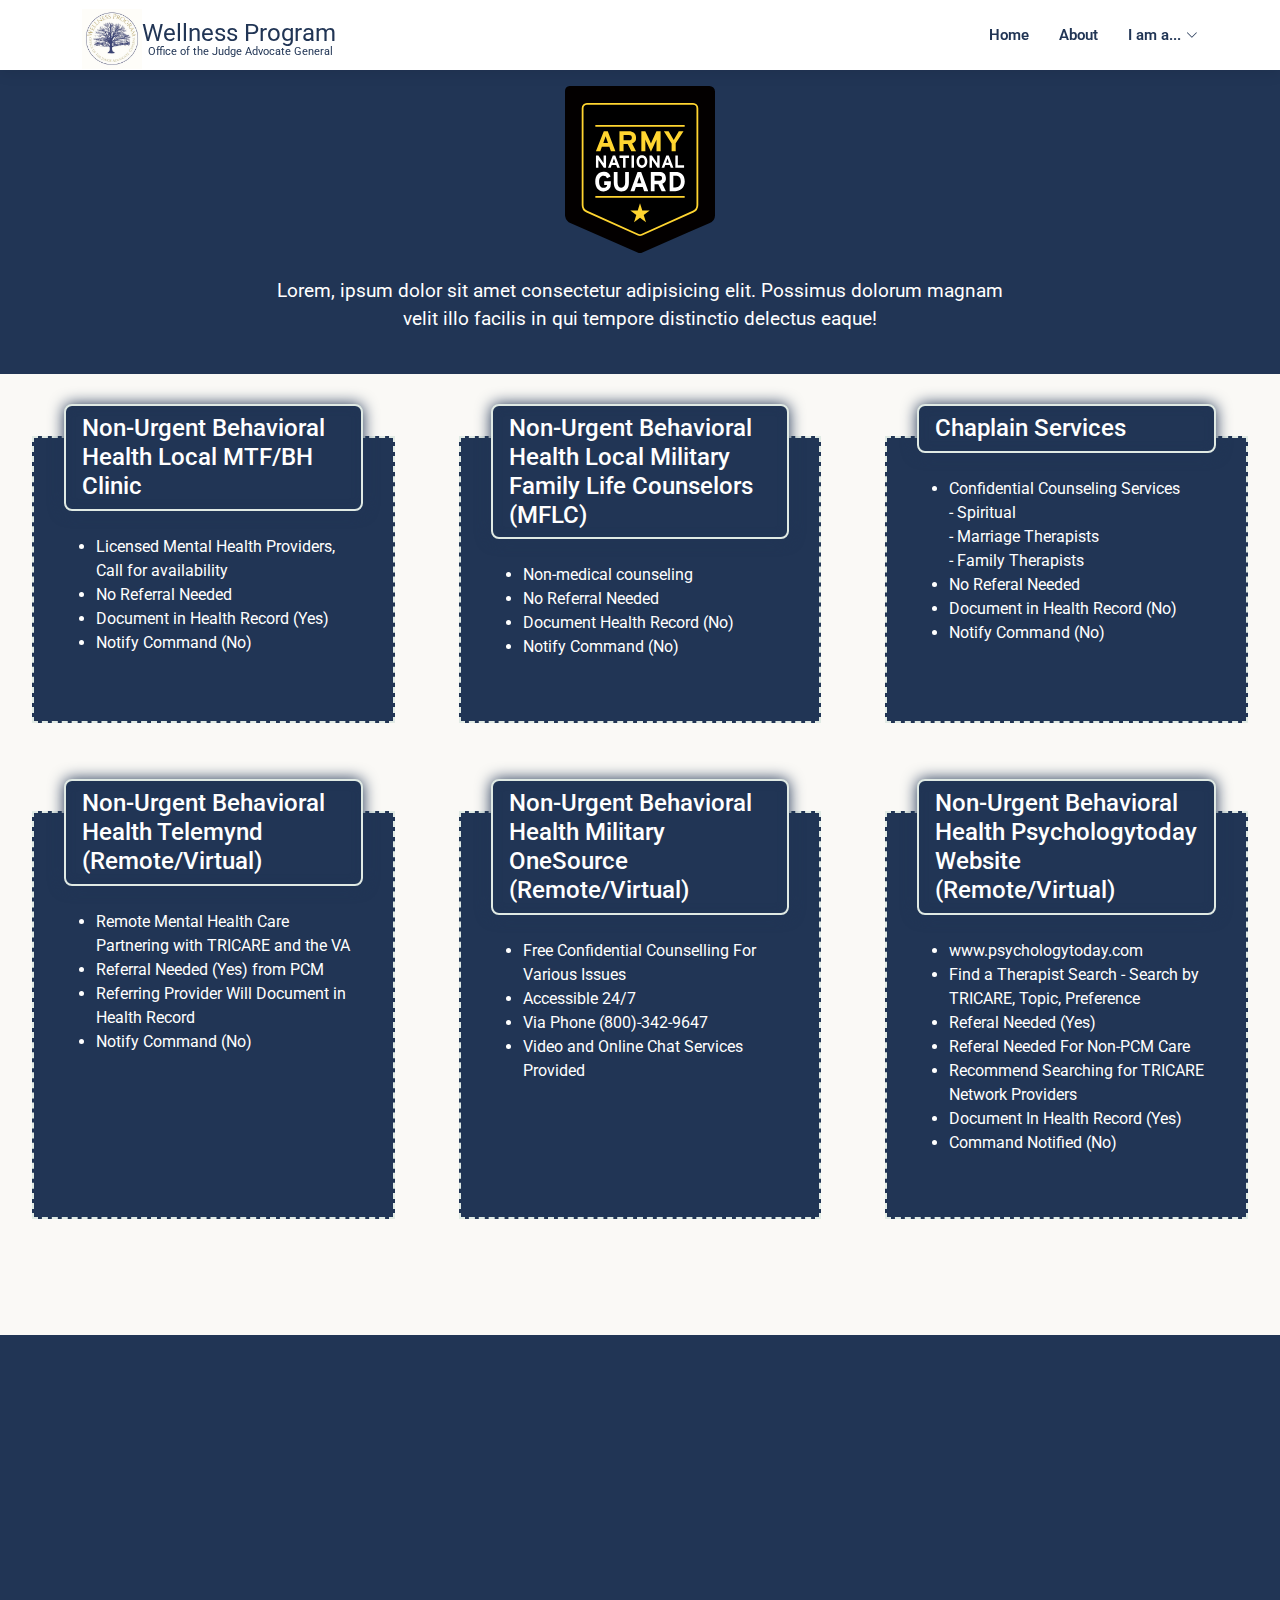
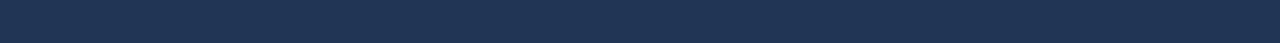
<file: guard2.html>
<!DOCTYPE html>
<html lang="en">

<head>
  <meta charset="utf-8">
  <meta content="width=device-width, initial-scale=1.0" name="viewport">

  <title>About - Serenity Bootstrap Template</title>
  <meta content="" name="description">
  <meta content="" name="keywords">

  <!-- Favicons -->
  <link href="assets/img/favicon.png" rel="icon">
  <link href="assets/img/apple-touch-icon.png" rel="apple-touch-icon">

  <!-- Google Fonts -->
  <link href="https://fonts.googleapis.com/css?family=Open+Sans:300,300i,400,400i,600,600i,700,700i|Raleway:300,300i,400,400i,500,500i,600,600i,700,700i|Poppins:300,300i,400,400i,500,500i,600,600i,700,700i" rel="stylesheet">

  <!-- Vendor CSS Files -->
  <link href="assets/vendor/aos/aos.css" rel="stylesheet">
  <link href="assets/vendor/bootstrap/css/bootstrap.min.css" rel="stylesheet">
  <link href="assets/vendor/bootstrap-icons/bootstrap-icons.css" rel="stylesheet">
  <link href="assets/vendor/boxicons/css/boxicons.min.css" rel="stylesheet">
  <link href="assets/vendor/glightbox/css/glightbox.min.css" rel="stylesheet">
  <link href="assets/vendor/swiper/swiper-bundle.min.css" rel="stylesheet">

  <!-- Template Main CSS File -->
  <link href="assets/css/style.css" rel="stylesheet">

  <!-- =======================================================
  * Template Name: Serenity
  * Template URL: https://bootstrapmade.com/serenity-bootstrap-corporate-template/
  * Updated: Mar 17 2024 with Bootstrap v5.3.3
  * Author: BootstrapMade.com
  * License: https://bootstrapmade.com/license/
  ======================================================== -->
</head>

<body class="active1">

  <!-- ======= Header ======= -->
  <header id="header" class="fixed-top d-flex align-items-center active1">
    <div class="container d-flex align-items-center justify-content-between">

      <div class="logo">
        <!-- <h1 class="text-light"><a href="index.html"><img src="./assets/img/logo jun 2024.jpg" alt="logo" class="our-logo">Wellness</a></h1> -->
         <!-- <a href="index.html"><img src="./assets/img/logo jun 2024.jpg" alt=""></a> -->
        <!-- Uncomment below if you prefer to use an image logo -->
        <a href="index.html" class="change-text"><img src="assets/img/logo jun 2024.jpg" alt="" class="img-fluid">Wellness Program</a>
        <p class="custom-text">Office of the Judge Advocate General</p>
      </div>
      

      <nav id="navbar" class="navbar">
        <ul>
          <li><a class="active change-text" href="index.html">Home</a></li>
          <!-- <li class="dropdown"><a href="#"><span>MilLife Topics</span> <i class="bi bi-chevron-down"></i></a>
            <ul>
              <li><a href="#">Place Holder</a></li>
              <li><a href="#">Place Holder</a></li>
              <li class="dropdown"><a href="#"><span>Deep Drop Down</span> <i class="bi bi-chevron-right"></i></a>
                <ul>
                  <li><a href="#">Deep Drop Down 1</a></li>
                  <li><a href="#">Deep Drop Down 2</a></li>
                  <li><a href="#">Deep Drop Down 3</a></li>
                  <li><a href="#">Deep Drop Down 4</a></li>
                  <li><a href="#">Deep Drop Down 5</a></li>
                </ul>
              </li>
            </ul>
          </li> -->
          <!-- This is the about link -->
          <li><a class="active change-text" href="./new-about.html" >About</a></li>
          <!-- This is the start of the I am link -->
          <li class="dropdown"><a class="change-text" href="#"><span>I am a...</span> <i class="bi bi-chevron-down"></i></a>
            <ul class="iam-active1">
              <li class="dropdown"><a class="change-text" href="#"><span>Active Duty</span> <i class="bi bi-chevron-right"></i></a>
                <ul class="custom-drop li active1">
                  <li class="custom-link" style="font-weight: 500; text-decoration: underline;" ><a class="custom-a change-text mobile" href="./active1.html" >In Crisis</a></li>
                  <li class="custom-link" style="font-weight: 500; text-decoration: underline;"><a class="custom-a change-text mobile" href="./active2.html" >Non-Urgent BH</a></li>
                  <li class="custom-link" style="font-weight: 500; text-decoration: underline;"><a class="custom-a change-text mobile" href="./active3.html" >Resources</a></li>
                </ul>
              </li>     
            
              <li class="dropdown"><a class="change-text"  href="#"><span>Reserve</span> <i class="bi bi-chevron-right"></i></a>
                <ul class="custom-drop li active1">
                  <li class="custom-link" style="font-weight: 500; text-decoration: underline;" ><a class="custom-a change-text mobile" href="./reserve1.html" >In Crisis</a></li>
                  <li class="custom-link" style="font-weight: 500; text-decoration: underline;"><a class="custom-a change-text mobile" href="./reserve2.html" >Non-Urgent BH</a></li>
                  <li class="custom-link" style="font-weight: 500; text-decoration: underline;"><a class="custom-a change-text mobile" href="./reserve3.html" >Resources</a></li>
                </ul>
              </li>             
              <li class="dropdown"><a class="change-text" href="#"><span>Guard</span> <i class="bi bi-chevron-right"></i></a>
                <ul class="custom-drop li active1">
                  <li class="custom-link" style="font-weight: 500; text-decoration: underline;" ><a class="custom-a change-text mobile" href="./guard1.html" >In Crisis</a></li>
                  <li class="custom-link" style="font-weight: 500; text-decoration: underline;"><a class="custom-a change-text mobile" href="./guard2.html" >Non-Urgent BH</a></li>
                  <li class="custom-link" style="font-weight: 500; text-decoration: underline;"><a class="custom-a change-text mobile" href="./guard3.html" >Resources</a></li>
                </ul>
              </li>             
              <li class="dropdown"><a class="change-text" href="#"><span>Civilian</span> <i class="bi bi-chevron-right"></i></a>
                <ul class="custom-drop li active1">
                  <li class="custom-link" style="font-weight: 500; text-decoration: underline;" ><a class="custom-a change-text mobile" href="./civilian1.html" >In Crisis</a></li>
                  <li class="custom-link" style="font-weight: 500; text-decoration: underline;"><a class="custom-a change-text mobile" href="./civilian2.html" >Non-Urgent BH</a></li>
                  <li class="custom-link" style="font-weight: 500; text-decoration: underline;"><a class="custom-a change-text mobile" href="./civilian3.html" >Resources</a></li>
                </ul>
              </li>             
            </ul>
          </li>
        
          <!-- This has been removed -->
          <!-- <li><a class="getstarted" href="about.html">Log In</a></li> -->
        </ul>
        <i class="bi bi-list mobile-nav-toggle"></i>
      </nav><!-- .navbar -->

    </div>
  </header><!-- End Header -->

 
  <main id="main" class="the-main active1">
    <div class="section-intro active1">
      <h1 class="page-title">
        <img class="anatglogo" src="./assets/img/ARNG-logo.svg" alt="">
      </h1>
      <p>
        Lorem, ipsum dolor sit amet consectetur adipisicing elit. Possimus dolorum magnam velit illo facilis in qui tempore distinctio delectus eaque!
      </p>
    </div>
    <section class="section-row section-justify-center">
      <div class="section-card-column">
        <figure class="section-card section-code-card">
          <h2 class="section-card-header">Non-Urgent Behavioral Health Local MTF/BH Clinic</h2>
          <div class="card-body">
            <ul>
              <li>Licensed Mental Health Providers, Call for availability</li>
              <li>No Referral Needed</li>
              <li>Document in Health Record (Yes)</li>
              <li>Notify Command (No)</li>
            </ul>
          </div>
          <!-- with the <pre> element, it counts all spaces literally, so proper code indentation cannot be applied in this case -->
       
        </figure>
      </div>
      <div class="section-card-column">
        <figure class="section-card section-code-card">
          <h2 class="section-card-header">Non-Urgent Behavioral Health Local Military Family Life Counselors (MFLC)</h2>
          <div class="card-body">
           <ul>
            <li>Non-medical counseling</li>
            <li>No Referral Needed</li>
            <li>Document Health Record (No)</li>
            <li>Notify Command (No)</li>
           </ul>
          </div>
        
        </figure>
      </div>
      <div class="section-card-column">
        <figure class="section-card section-code-card">
          <h2 class="section-card-header">Chaplain Services</h2>
          <div class="card-body">
            <ul>
              <li>Confidential Counseling Services</li>
              <span>- Spiritual</span> <br>
              <span>- Marriage Therapists</span> <br>
              <span>- Family Therapists</span>
              <li>No Referal Needed</li>
              <li>Document in Health Record (No)</li>
              <li>Notify Command (No)</li>
              
            </ul>
          </div>
          <!-- with the <pre> element, it counts all spaces literally, so proper code indentation cannot be applied in this case -->
       
        </figure>
      </div>
      <div class="section-card-column">
        <figure class="section-card section-code-card">
          <h2 class="section-card-header">Non-Urgent Behavioral Health Telemynd (Remote/Virtual)</h2>
          <div class="card-body">
            <ul>
              <li>Remote Mental Health Care Partnering with TRICARE and the VA</li>
              <li>Referral Needed (Yes) from PCM</li>
              <li>Referring Provider Will Document in Health Record</li>
              <li>Notify Command (No)</li>
            </ul>
          </div>
          <!-- with the <pre> element, it counts all spaces literally, so proper code indentation cannot be applied in this case -->
       
        </figure>
      </div>
      <div class="section-card-column">
        <figure class="section-card section-code-card">
          <h2 class="section-card-header">Non-Urgent Behavioral Health Military OneSource (Remote/Virtual)</h2>
          <div class="card-body">
            <ul>
              <li>Free Confidential Counselling For Various Issues</li>
              <li>Accessible 24/7</li>
              <li>Via Phone (800)-342-9647</li>
              <li>Video and Online Chat Services Provided</li>
            </ul>
          </div>
          <!-- with the <pre> element, it counts all spaces literally, so proper code indentation cannot be applied in this case -->
       
        </figure>
      </div>
      <div class="section-card-column">
        <figure class="section-card section-code-card">
          <h2 class="section-card-header">Non-Urgent Behavioral Health <a style="color: #fff;" href="https://www.psychologytoday.com/" target="_blank">Psychologytoday Website</a> (Remote/Virtual)</h2>
          <div class="card-body">
            <ul>
              <li><a style="color: #fff;" href="https://www.psychologytoday.com/" target="_blank">www.psychologytoday.com</a></li>
              <li>Find a Therapist Search - Search by TRICARE, Topic, Preference</li>
              <li>Referal Needed (Yes)</li>
              <li>Referal Needed For Non-PCM Care</li>
              <li>Recommend Searching for TRICARE Network Providers</li>
              <li>Document In Health Record (Yes)</li>
              <li>Command Notified (No)</li>
            </ul>
          </div>
          <!-- with the <pre> element, it counts all spaces literally, so proper code indentation cannot be applied in this case -->
       
        </figure>
      </div>
      
    </section>
   

  </main><!-- End #main -->

  <!-- ======= Footer ======= -->
  <footer id="footer" class="active1">
    <div class="footer-top active1">
      <div class="container">
        <div class="row">

           <!-- <div class="col-lg-3 col-md-6 footer-info">
            <h3>Wellness</h3>
            <p>Mindfully focusing on wellness in our lives builds resilience and enables us to thrive amidst life’s challenges..</p>
          </div> -->

          <!-- <div class="col-lg-3 col-md-6 footer-links">
            <h4>Useful Links</h4>
            <ul>
              <li><a href="#">Home</a></li>
              <li><a href="#">About us</a></li>
              <li><a href="#">Services</a></li>
              <li><a href="#">Terms of service</a></li>
              <li><a href="#">Privacy policy</a></li>
            </ul>
          </div> -->

          <!-- <div class="col-lg-3 col-md-6 footer-contact">
            <h4>Contact Us</h4>
            <p>
              9275 Gunston Road <br>
              Fort Belvoir, VA 22060<br>
              United States <br>
              <strong>Phone:</strong> 703-693-1100<br>
              <strong>Email:</strong> info@example.com<br>
            </p> 

             <div class="social-links">
              <a href="#" class="twitter"><i class="bi bi-twitter"></i></a>
              <a href="#" class="facebook"><i class="bi bi-facebook"></i></a>
              <a href="#" class="instagram"><i class="bi bi-instagram"></i></a>
              <a href="#" class="linkedin"><i class="bi bi-linkedin"></i></a>
            </div> 

           </div>  -->

            <!-- <div class="col-lg-3 col-md-6 footer-newsletter">
            <h4>Our Newsletter</h4>
            <p>Tamen quem nulla quae legam multos aute sint culpa legam noster magna veniam enim veniam illum dolore legam minim quorum culpa amet magna export quem marada parida nodela caramase seza.</p>
            <form action="" method="post">
              <input type="email" name="email"><input type="submit" value="Subscribe">
            </form>
          </div>   -->
 <section id="cta" class="cta active1">
      <div class="container" data-aos="fade-in">

        <div class="text-center move-center">
          <div class="new-logo">
            <a href="index.html"><img src="assets/img/logo jun 2024.jpg" alt="" class="img-fluid"></a>
            <h3>In Crisis?</h3>
          </div>
          
          <p> In the United States, call <span class="lg-red-text">988 or Text 838255</span> if you are in an emergency.<br class="none"> For those outside the United States, call your local emergency number.</p>
          <!-- <a class="cta-btn" href="https://livechat.militaryonesourceconnect.org/webchat/" >Chat Live</a> -->
        </div>

      </div>
    </section> 
    <!-- End Cta Section -->

        </div>
      </div>
    </div>

    
  </footer><!-- End Footer -->

  <a href="#" class="back-to-top d-flex align-items-center justify-content-center"><i class="bi bi-arrow-up-short"></i></a>

  <!-- Vendor JS Files -->
  <script src="assets/vendor/purecounter/purecounter_vanilla.js"></script>
  <script src="assets/vendor/aos/aos.js"></script>
  <script src="assets/vendor/bootstrap/js/bootstrap.bundle.min.js"></script>
  <script src="assets/vendor/glightbox/js/glightbox.min.js"></script>
  <script src="assets/vendor/isotope-layout/isotope.pkgd.min.js"></script>
  <script src="assets/vendor/swiper/swiper-bundle.min.js"></script>
  <script src="assets/vendor/waypoints/noframework.waypoints.js"></script>
  <script src="assets/vendor/php-email-form/validate.js"></script>

  <!-- Template Main JS File -->
  <script src="assets/js/main.js"></script>

</body>

</html>
</file>
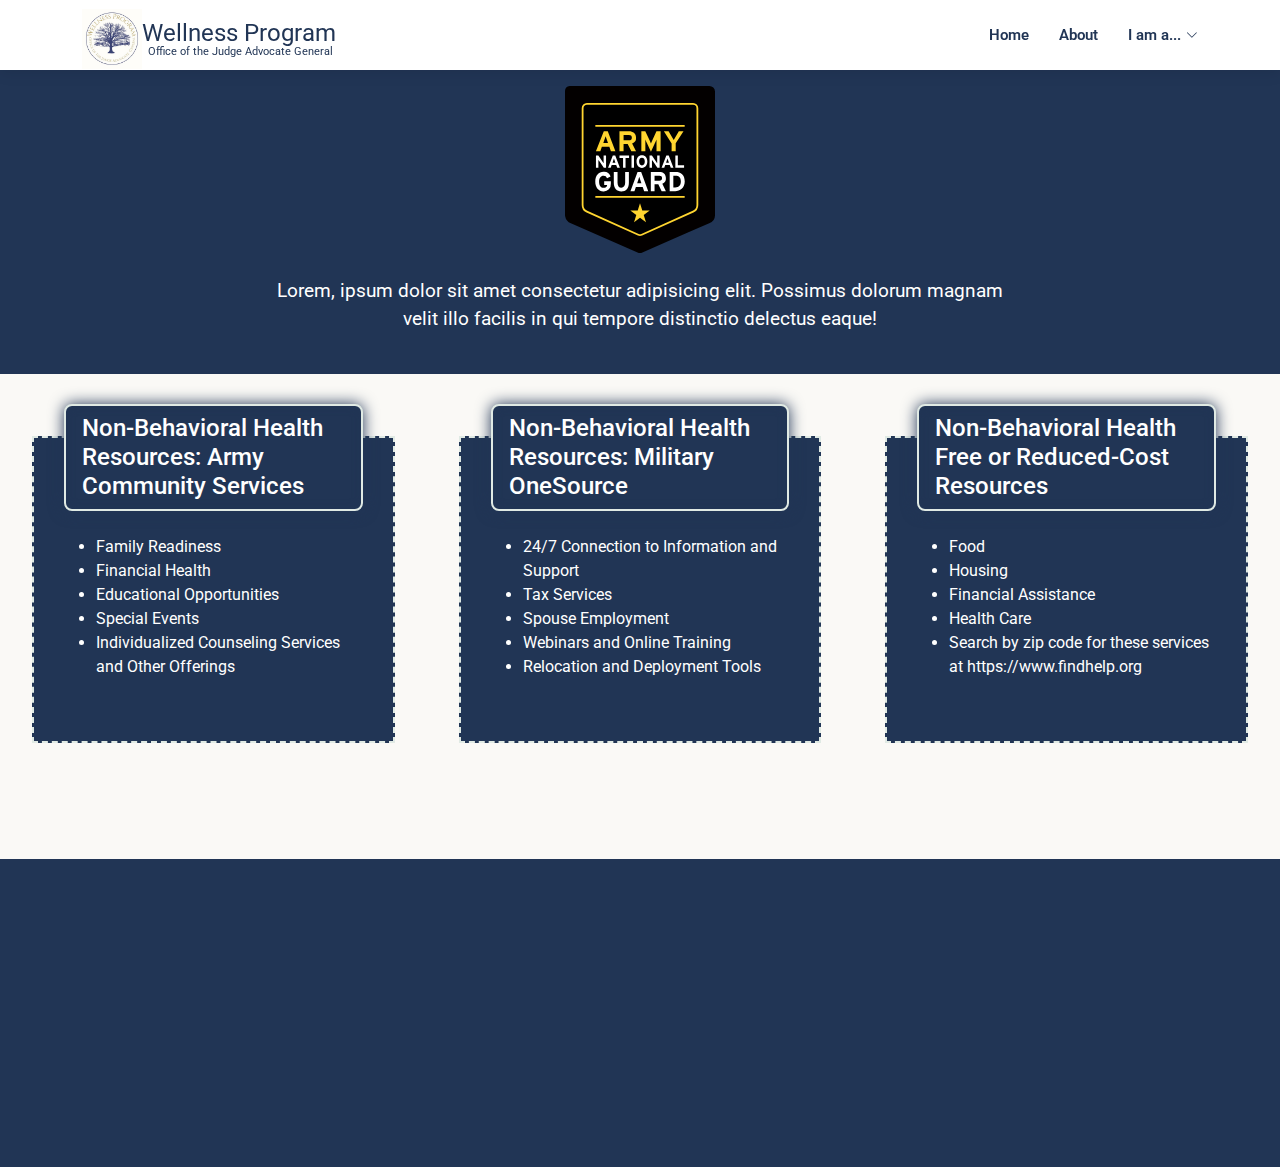
<file: guard3.html>
<!DOCTYPE html>
<html lang="en">

<head>
  <meta charset="utf-8">
  <meta content="width=device-width, initial-scale=1.0" name="viewport">

  <title>About - Serenity Bootstrap Template</title>
  <meta content="" name="description">
  <meta content="" name="keywords">

  <!-- Favicons -->
  <link href="assets/img/favicon.png" rel="icon">
  <link href="assets/img/apple-touch-icon.png" rel="apple-touch-icon">

  <!-- Google Fonts -->
  <link href="https://fonts.googleapis.com/css?family=Open+Sans:300,300i,400,400i,600,600i,700,700i|Raleway:300,300i,400,400i,500,500i,600,600i,700,700i|Poppins:300,300i,400,400i,500,500i,600,600i,700,700i" rel="stylesheet">

  <!-- Vendor CSS Files -->
  <link href="assets/vendor/aos/aos.css" rel="stylesheet">
  <link href="assets/vendor/bootstrap/css/bootstrap.min.css" rel="stylesheet">
  <link href="assets/vendor/bootstrap-icons/bootstrap-icons.css" rel="stylesheet">
  <link href="assets/vendor/boxicons/css/boxicons.min.css" rel="stylesheet">
  <link href="assets/vendor/glightbox/css/glightbox.min.css" rel="stylesheet">
  <link href="assets/vendor/swiper/swiper-bundle.min.css" rel="stylesheet">

  <!-- Template Main CSS File -->
  <link href="assets/css/style.css" rel="stylesheet">

  <!-- =======================================================
  * Template Name: Serenity
  * Template URL: https://bootstrapmade.com/serenity-bootstrap-corporate-template/
  * Updated: Mar 17 2024 with Bootstrap v5.3.3
  * Author: BootstrapMade.com
  * License: https://bootstrapmade.com/license/
  ======================================================== -->
</head>

<body>

  <!-- ======= Header ======= -->
  <header id="header" class="fixed-top d-flex align-items-center active1">
    <div class="container d-flex align-items-center justify-content-between">

      <div class="logo">
        <!-- <h1 class="text-light"><a href="index.html"><img src="./assets/img/logo jun 2024.jpg" alt="logo" class="our-logo">Wellness</a></h1> -->
         <!-- <a href="index.html"><img src="./assets/img/logo jun 2024.jpg" alt=""></a> -->
        <!-- Uncomment below if you prefer to use an image logo -->
        <a href="index.html" class="change-text"><img src="assets/img/logo jun 2024.jpg" alt="" class="img-fluid">Wellness Program</a>
        <p class="custom-text">Office of the Judge Advocate General</p>
      </div>
      

      <nav id="navbar" class="navbar">
        <ul>
          <li><a class="active change-text" href="index.html">Home</a></li>
          <!-- <li class="dropdown"><a href="#"><span>MilLife Topics</span> <i class="bi bi-chevron-down"></i></a>
            <ul>
              <li><a href="#">Place Holder</a></li>
              <li><a href="#">Place Holder</a></li>
              <li class="dropdown"><a href="#"><span>Deep Drop Down</span> <i class="bi bi-chevron-right"></i></a>
                <ul>
                  <li><a href="#">Deep Drop Down 1</a></li>
                  <li><a href="#">Deep Drop Down 2</a></li>
                  <li><a href="#">Deep Drop Down 3</a></li>
                  <li><a href="#">Deep Drop Down 4</a></li>
                  <li><a href="#">Deep Drop Down 5</a></li>
                </ul>
              </li>
            </ul>
          </li> -->
          <!-- This is the about link -->
          <li><a class="active change-text" href="./new-about.html" >About</a></li>
          <!-- This is the start of the I am link -->
          <li class="dropdown"><a class="change-text" href="#"><span>I am a...</span> <i class="bi bi-chevron-down"></i></a>
            <ul class="iam-active1">
              <li class="dropdown"><a class="change-text" href="#"><span>Active Duty</span> <i class="bi bi-chevron-right"></i></a>
                <ul class="custom-drop li active1">
                  <li class="custom-link" style="font-weight: 500; text-decoration: underline;" ><a class="custom-a change-text mobile" href="./active1.html" >In Crisis</a></li>
                  <li class="custom-link" style="font-weight: 500; text-decoration: underline;"><a class="custom-a change-text mobile" href="./active2.html" >Non-Urgent BH</a></li>
                  <li class="custom-link" style="font-weight: 500; text-decoration: underline;"><a class="custom-a change-text mobile" href="./active3.html" >Resources</a></li>
                </ul>
              </li>     
            
              <li class="dropdown"><a class="change-text" href="#"><span>Reserve</span> <i class="bi bi-chevron-right"></i></a>
                <ul class="custom-drop li active1">
                  <li class="custom-link" style="font-weight: 500; text-decoration: underline;" ><a class="custom-a change-text mobile" href="./reserve1.html" >In Crisis</a></li>
                  <li class="custom-link" style="font-weight: 500; text-decoration: underline;"><a class="custom-a change-text mobile" href="./reserve2.html" >Non-Urgent BH</a></li>
                  <li class="custom-link" style="font-weight: 500; text-decoration: underline;"><a class="custom-a change-text mobile" href="./reserve3.html" >Resources</a></li>
                </ul>
              </li>             
              <li class="dropdown"><a class="change-text" href="#"><span>Guard</span> <i class="bi bi-chevron-right"></i></a>
                <ul class="custom-drop li active1">
                  <li class="custom-link" style="font-weight: 500; text-decoration: underline;" ><a class="custom-a change-text mobile" href="./guard1.html" >In Crisis</a></li>
                  <li class="custom-link" style="font-weight: 500; text-decoration: underline;"><a class="custom-a change-text mobile" href="./guard2.html" >Non-Urgent BH</a></li>
                  <li class="custom-link" style="font-weight: 500; text-decoration: underline;"><a class="custom-a change-text mobile" href="./guard3.html" >Resources</a></li>
                </ul>
              </li>             
              <li class="dropdown"><a class="change-text" href="#"><span>Civilian</span> <i class="bi bi-chevron-right"></i></a>
                <ul class="custom-drop li active1">
                  <li class="custom-link" style="font-weight: 500; text-decoration: underline;" ><a class="custom-a change-text mobile" href="./civilian1.html" >In Crisis</a></li>
                  <li class="custom-link" style="font-weight: 500; text-decoration: underline;"><a class="custom-a change-text mobile" href="./civilian2.html" >Non-Urgent BH</a></li>
                  <li class="custom-link" style="font-weight: 500; text-decoration: underline;"><a class="custom-a change-text mobile" href="./civilian3.html" >Resources</a></li>
                </ul>
              </li>             
            </ul>
          </li>
        
          <!-- This has been removed -->
          <!-- <li><a class="getstarted" href="about.html">Log In</a></li> -->
        </ul>
        <i class="bi bi-list mobile-nav-toggle"></i>
      </nav><!-- .navbar -->

    </div>
  </header><!-- End Header -->

 
  <main id="main" class="the-main active1">
    <div class="section-intro active1">
      <h1 class="page-title">
        <img class="anatglogo" src="./assets/img/ARNG-logo.svg" alt="">
      </h1>
      <p>
        Lorem, ipsum dolor sit amet consectetur adipisicing elit. Possimus dolorum magnam velit illo facilis in qui tempore distinctio delectus eaque!
      </p>
    </div>
    <section class="section-row section-justify-center">
      <div class="section-card-column">
        <figure class="section-card section-code-card">
          <h2 class="section-card-header">Non-Behavioral Health Resources: Army Community Services</h2>
          <div class="card-body">
            <ul>
              <li>Family Readiness</li>
              <li>Financial Health</li>
              <li>Educational Opportunities</li>
              <li>Special Events</li>
              <li>Individualized Counseling Services and Other Offerings</li>
            </ul>
          </div>
          <!-- with the <pre> element, it counts all spaces literally, so proper code indentation cannot be applied in this case -->
       
        </figure>
      </div>
      <div class="section-card-column">
        <figure class="section-card section-code-card">
          <h2 class="section-card-header">Non-Behavioral Health Resources: Military OneSource</h2>
          <div class="card-body">
            <ul>
              <li>24/7 Connection to Information and Support</li>
              <li>Tax Services</li>
              <li>Spouse Employment</li>
              <li>Webinars and Online Training</li>
              <li>Relocation and Deployment Tools</li>
            </ul>
          </div>
          <!-- with the <pre> element, it counts all spaces literally, so proper code indentation cannot be applied in this case -->
       
        </figure>
      </div>
      <div class="section-card-column">
        <figure class="section-card section-code-card">
          <h2 class="section-card-header">Non-Behavioral Health Free or Reduced-Cost Resources</h2>
          <div class="card-body">
            <ul class="nbhrl">
              <li>Food</li>
              <li>Housing</li>
              <li>Financial Assistance</li>
              <li>Health Care</li>
              <li>Search by zip code for these services at <a href="https://www.findhelp.org/" target="_blank">https://www.findhelp.org</a></li>
            </ul>
          </div>
          <!-- with the <pre> element, it counts all spaces literally, so proper code indentation cannot be applied in this case -->
       
        </figure>
      </div>
     
      
    </section>
   

  </main><!-- End #main -->

  <!-- ======= Footer ======= -->
  <footer id="footer" class="active1">
    <div class="footer-top active1">
      <div class="container">
        <div class="row">

           <!-- <div class="col-lg-3 col-md-6 footer-info">
            <h3>Wellness</h3>
            <p>Mindfully focusing on wellness in our lives builds resilience and enables us to thrive amidst life’s challenges..</p>
          </div> -->

          <!-- <div class="col-lg-3 col-md-6 footer-links">
            <h4>Useful Links</h4>
            <ul>
              <li><a href="#">Home</a></li>
              <li><a href="#">About us</a></li>
              <li><a href="#">Services</a></li>
              <li><a href="#">Terms of service</a></li>
              <li><a href="#">Privacy policy</a></li>
            </ul>
          </div> -->

          <!-- <div class="col-lg-3 col-md-6 footer-contact">
            <h4>Contact Us</h4>
            <p>
              9275 Gunston Road <br>
              Fort Belvoir, VA 22060<br>
              United States <br>
              <strong>Phone:</strong> 703-693-1100<br>
              <strong>Email:</strong> info@example.com<br>
            </p> 

             <div class="social-links">
              <a href="#" class="twitter"><i class="bi bi-twitter"></i></a>
              <a href="#" class="facebook"><i class="bi bi-facebook"></i></a>
              <a href="#" class="instagram"><i class="bi bi-instagram"></i></a>
              <a href="#" class="linkedin"><i class="bi bi-linkedin"></i></a>
            </div> 

           </div>  -->

            <!-- <div class="col-lg-3 col-md-6 footer-newsletter">
            <h4>Our Newsletter</h4>
            <p>Tamen quem nulla quae legam multos aute sint culpa legam noster magna veniam enim veniam illum dolore legam minim quorum culpa amet magna export quem marada parida nodela caramase seza.</p>
            <form action="" method="post">
              <input type="email" name="email"><input type="submit" value="Subscribe">
            </form>
          </div>   -->
 <section id="cta" class="cta active1">
      <div class="container" data-aos="fade-in">

        <div class="text-center move-center">
          <div class="new-logo">
            <a href="index.html"><img src="assets/img/logo jun 2024.jpg" alt="" class="img-fluid"></a>
            <h3>In Crisis?</h3>
          </div>
          
          <p> In the United States, call <span class="lg-red-text">988 or Text 838255</span> if you are in an emergency.<br class="none"> For those outside the United States, call your local emergency number.</p>
          <!-- <a class="cta-btn" href="https://livechat.militaryonesourceconnect.org/webchat/" >Chat Live</a> -->
        </div>

      </div>
    </section> 
    <!-- End Cta Section -->

        </div>
      </div>
    </div>

    
  </footer><!-- End Footer -->

  <a href="#" class="back-to-top d-flex align-items-center justify-content-center"><i class="bi bi-arrow-up-short"></i></a>

  <!-- Vendor JS Files -->
  <script src="assets/vendor/purecounter/purecounter_vanilla.js"></script>
  <script src="assets/vendor/aos/aos.js"></script>
  <script src="assets/vendor/bootstrap/js/bootstrap.bundle.min.js"></script>
  <script src="assets/vendor/glightbox/js/glightbox.min.js"></script>
  <script src="assets/vendor/isotope-layout/isotope.pkgd.min.js"></script>
  <script src="assets/vendor/swiper/swiper-bundle.min.js"></script>
  <script src="assets/vendor/waypoints/noframework.waypoints.js"></script>
  <script src="assets/vendor/php-email-form/validate.js"></script>

  <!-- Template Main JS File -->
  <script src="assets/js/main.js"></script>

</body>

</html>
</file>
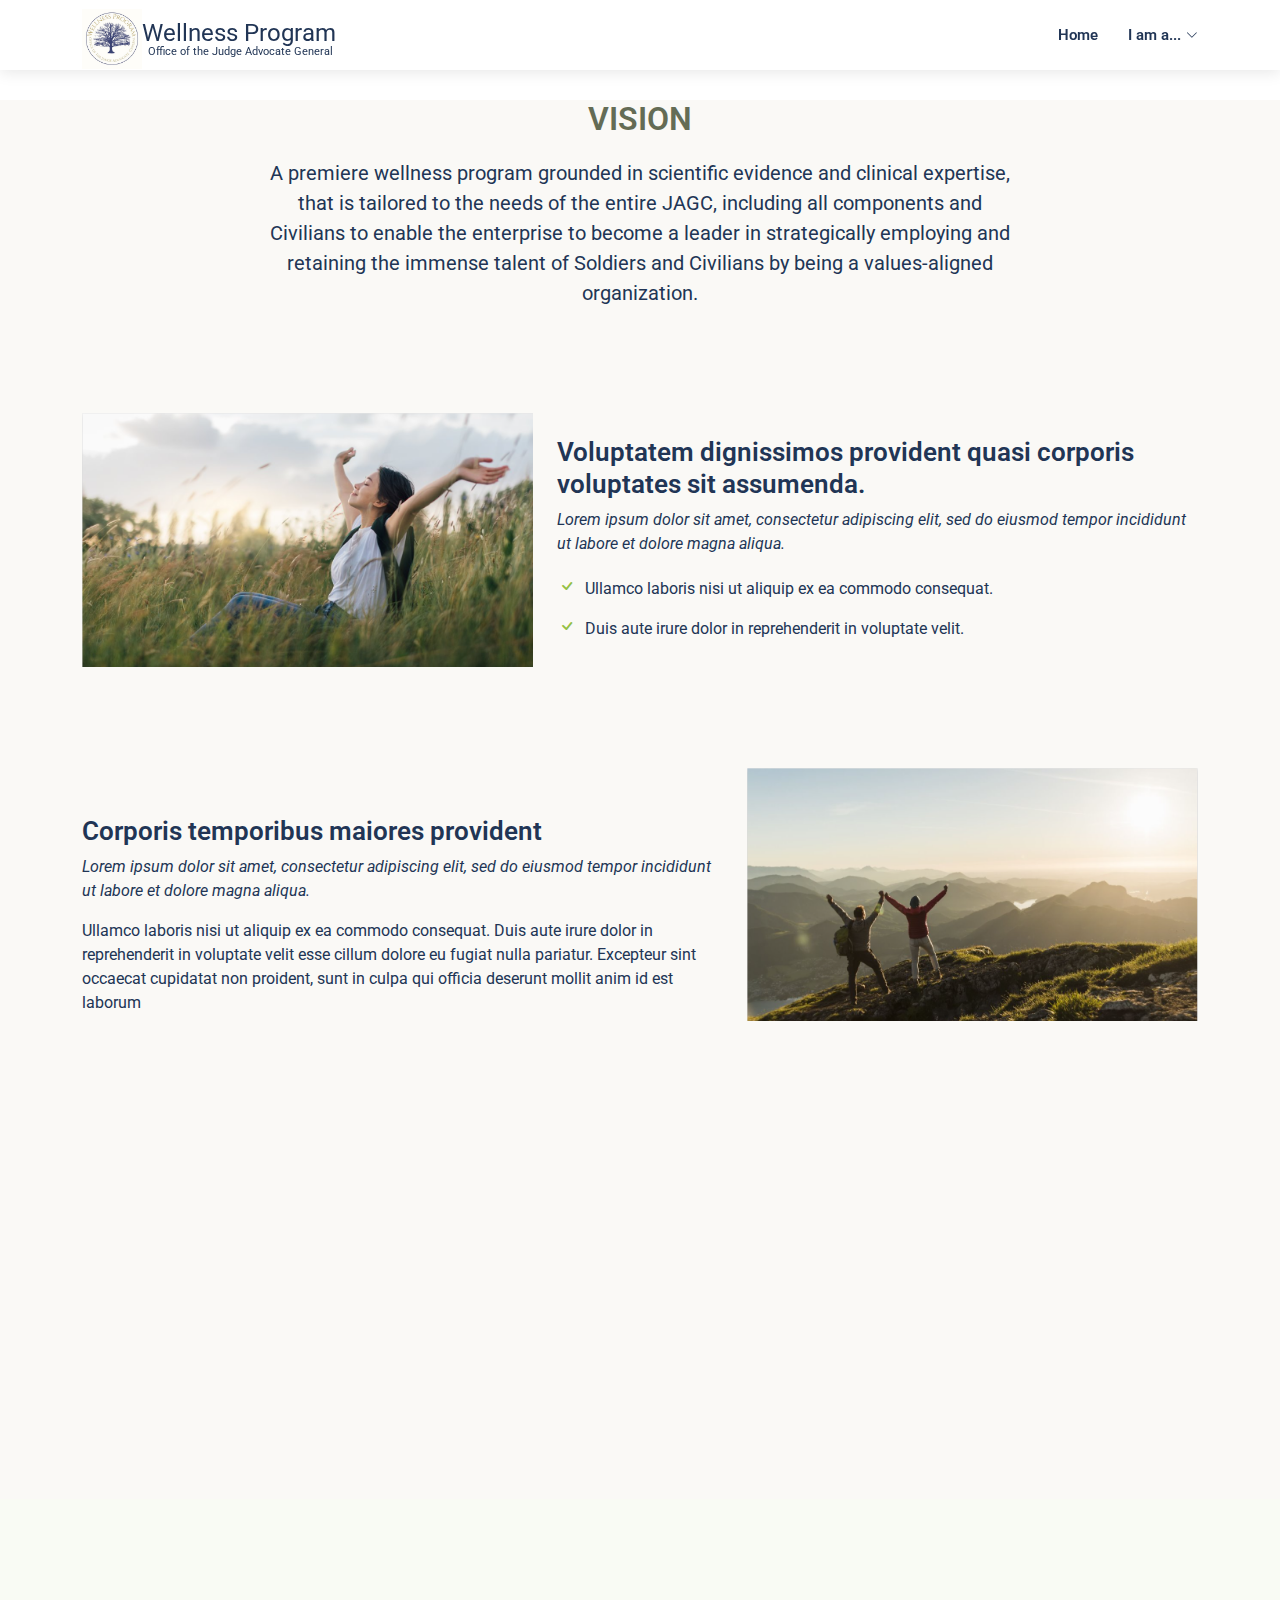
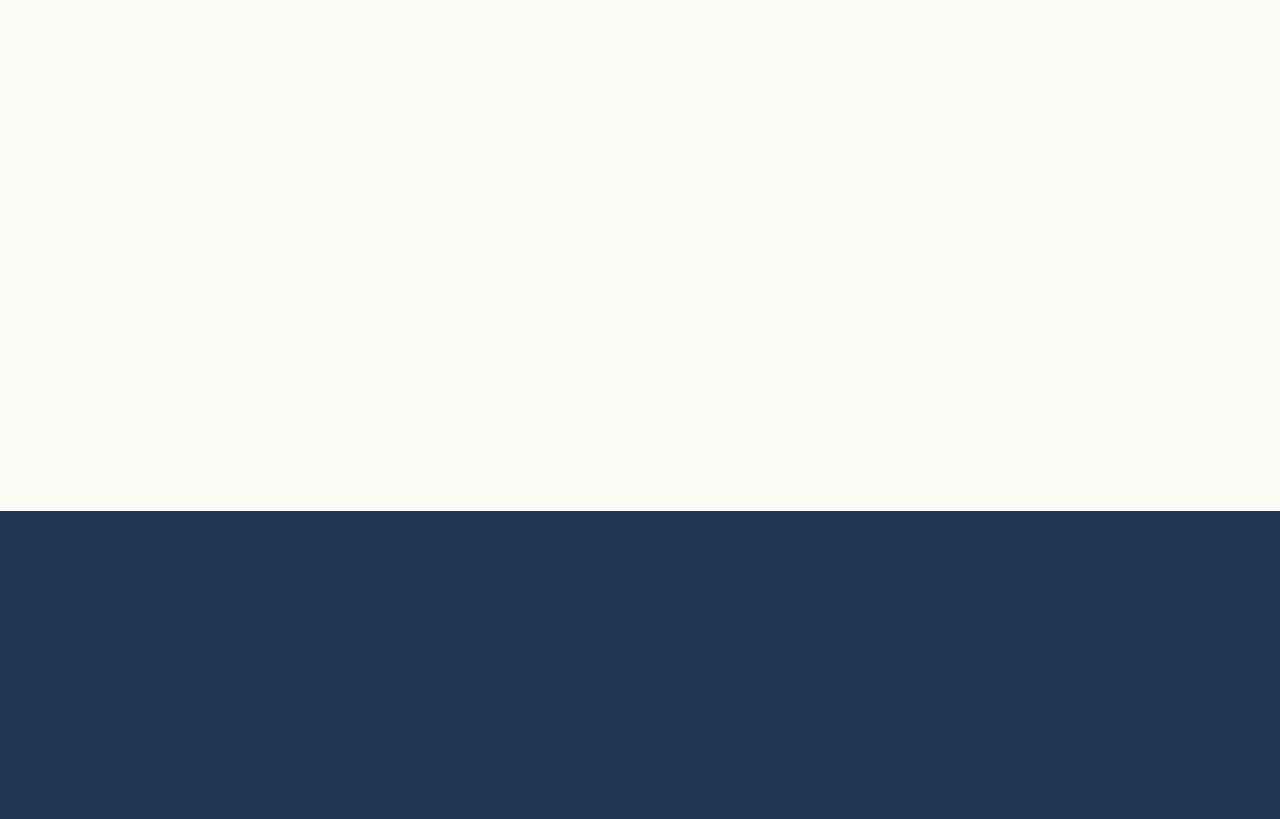
<file: new-about.html>
<!DOCTYPE html>
<html lang="en">

<head>
  <meta charset="utf-8">
  <meta content="width=device-width, initial-scale=1.0" name="viewport">

  <title>About - Serenity Bootstrap Template</title>
  <meta content="" name="description">
  <meta content="" name="keywords">

  <!-- Favicons -->
  <link href="assets/img/favicon.png" rel="icon">
  <link href="assets/img/apple-touch-icon.png" rel="apple-touch-icon">

  <!-- Google Fonts -->
  <link href="https://fonts.googleapis.com/css?family=Open+Sans:300,300i,400,400i,600,600i,700,700i|Raleway:300,300i,400,400i,500,500i,600,600i,700,700i|Poppins:300,300i,400,400i,500,500i,600,600i,700,700i" rel="stylesheet">

  <!-- Vendor CSS Files -->
  <link href="assets/vendor/aos/aos.css" rel="stylesheet">
  <link href="assets/vendor/bootstrap/css/bootstrap.min.css" rel="stylesheet">
  <link href="assets/vendor/bootstrap-icons/bootstrap-icons.css" rel="stylesheet">
  <link href="assets/vendor/boxicons/css/boxicons.min.css" rel="stylesheet">
  <link href="assets/vendor/glightbox/css/glightbox.min.css" rel="stylesheet">
  <link href="assets/vendor/swiper/swiper-bundle.min.css" rel="stylesheet">

  <!-- Template Main CSS File -->
  <link href="assets/css/style.css" rel="stylesheet">

  <!-- =======================================================
  * Template Name: Serenity
  * Template URL: https://bootstrapmade.com/serenity-bootstrap-corporate-template/
  * Updated: Mar 17 2024 with Bootstrap v5.3.3
  * Author: BootstrapMade.com
  * License: https://bootstrapmade.com/license/
  ======================================================== -->
</head>

<body>

  <!-- ======= Header ======= -->
  <header id="header" class="fixed-top d-flex align-items-center">
    <div class="container d-flex align-items-center justify-content-between">

      <div class="logo">
        <!-- <h1 class="text-light"><a href="index.html"><img src="./assets/img/logo jun 2024.jpg" alt="logo" class="our-logo">Wellness</a></h1> -->
         <!-- <a href="index.html"><img src="./assets/img/logo jun 2024.jpg" alt=""></a> -->
        <!-- Uncomment below if you prefer to use an image logo -->
        <a  href="index.html"><img src="assets/img/logo jun 2024.jpg" alt="" class="img-fluid">Wellness Program</a>
        <p class="custom-text">Office of the Judge Advocate General</p>
      </div>
      

      <nav id="navbar" class="navbar">
        <ul>
          <li><a class="active" href="index.html">Home</a></li>
          <!-- <li class="dropdown"><a href="#"><span>MilLife Topics</span> <i class="bi bi-chevron-down"></i></a>
            <ul>
              <li><a href="#">Place Holder</a></li>
              <li><a href="#">Place Holder</a></li>
              <li class="dropdown"><a href="#"><span>Deep Drop Down</span> <i class="bi bi-chevron-right"></i></a>
                <ul>
                  <li><a href="#">Deep Drop Down 1</a></li>
                  <li><a href="#">Deep Drop Down 2</a></li>
                  <li><a href="#">Deep Drop Down 3</a></li>
                  <li><a href="#">Deep Drop Down 4</a></li>
                  <li><a href="#">Deep Drop Down 5</a></li>
                </ul>
              </li>
            </ul>
          </li> -->
          <!-- This is the about link -->
          <!-- <li><a class="active" href="./new-about.html" target="_blank">About</a></li> -->
          <!-- This is the start of the I am link -->
          <li class="dropdown"><a href="#"><span>I am a...</span> <i class="bi bi-chevron-down"></i></a>
            <ul>
              <li class="dropdown"><a href="#"><span>Active Duty</span> <i class="bi bi-chevron-right"></i></a>
                <ul class="custom-drop li">
                  <li class="custom-link" style="font-weight: 500; text-decoration: underline;" ><a class="custom-a" href="#" target="_blank">In Crisis</a></li>
                  <li class="custom-link" style="font-weight: 500; text-decoration: underline;"><a class="custom-a" href="#" target="_blank">Non-Urgent BH</a></li>
                  <li class="custom-link" style="font-weight: 500; text-decoration: underline;"><a class="custom-a" href="#" target="_blank">Resources</a></li>
                </ul>
              </li>     
            
              <li class="dropdown"><a href="#"><span>Reserve</span> <i class="bi bi-chevron-right"></i></a>
                <ul class="custom-drop li">
                  <li class="custom-link" style="font-weight: 500; text-decoration: underline;" ><a class="custom-a" href="#" target="_blank">In Crisis</a></li>
                  <li class="custom-link" style="font-weight: 500; text-decoration: underline;"><a class="custom-a" href="#" target="_blank">Non-Urgent BH</a></li>
                  <li class="custom-link" style="font-weight: 500; text-decoration: underline;"><a class="custom-a" href="#" target="_blank">Resources</a></li>
                </ul>
              </li>             
              <li class="dropdown"><a href="#"><span>Guard</span> <i class="bi bi-chevron-right"></i></a>
                <ul class="custom-drop li">
                  <li class="custom-link" style="font-weight: 500; text-decoration: underline;" ><a class="custom-a" href="#" target="_blank">In Crisis</a></li>
                  <li class="custom-link" style="font-weight: 500; text-decoration: underline;"><a class="custom-a" href="#" target="_blank">Non-Urgent BH</a></li>
                  <li class="custom-link" style="font-weight: 500; text-decoration: underline;"><a class="custom-a" href="#" target="_blank">Resources</a></li>
                </ul>
              </li>             
              <li class="dropdown"><a href="#"><span>Civillian</span> <i class="bi bi-chevron-right"></i></a>
                <ul class="custom-drop li">
                  <li class="custom-link" style="font-weight: 500; text-decoration: underline;" ><a class="custom-a" href="#" target="_blank">In Crisis</a></li>
                  <li class="custom-link" style="font-weight: 500; text-decoration: underline;"><a class="custom-a" href="#" target="_blank">Non-Urgent BH</a></li>
                  <li class="custom-link" style="font-weight: 500; text-decoration: underline;"><a class="custom-a" href="#" target="_blank">Resources</a></li>
                </ul>
              </li>             
            </ul>
          </li>
        
          <!-- This has been removed -->
          <!-- <li><a class="getstarted" href="about.html">Log In</a></li> -->
        </ul>
        <i class="bi bi-list mobile-nav-toggle"></i>
      </nav><!-- .navbar -->

    </div>
  </header><!-- End Header -->

  <main id="main">

    <!-- ======= Work Process Section ======= -->
    <section id="work-process" class="work-process about-page">
      <div class="container">

        <div class="section-title about" data-aos="fade-up">
          <h2>VISION</h2>
          <p>A premiere wellness program grounded in scientific evidence and clinical expertise, that is tailored to the needs of the entire JAGC, including all components and Civilians to enable the enterprise to become a leader in strategically employing and retaining the immense talent of Soldiers and Civilians by being a values-aligned organization.</p>
        </div>

        <div class="row content">
          <div class="col-md-5" data-aos="fade-right">
            <img src="assets/img/field.png" class="img-fluid" alt="">
          </div>
          <div class="col-md-7 pt-4" data-aos="fade-left">
            <h3>Voluptatem dignissimos provident quasi corporis voluptates sit assumenda.</h3>
            <p class="fst-italic">
              Lorem ipsum dolor sit amet, consectetur adipiscing elit, sed do eiusmod tempor incididunt ut labore et dolore
              magna aliqua.
            </p>
            <ul>
              <li><i class="bi bi-check"></i> Ullamco laboris nisi ut aliquip ex ea commodo consequat.</li>
              <li><i class="bi bi-check"></i> Duis aute irure dolor in reprehenderit in voluptate velit.</li>
            </ul>
          </div>
        </div>

        <div class="row content">
          <div class="col-md-5 order-1 order-md-2" data-aos="fade-left">
            <img src="assets/img/twopeople.png" class="img-fluid" alt="">
          </div>
          <div class="col-md-7 pt-5 order-2 order-md-1" data-aos="fade-right">
            <h3>Corporis temporibus maiores provident</h3>
            <p class="fst-italic">
              Lorem ipsum dolor sit amet, consectetur adipiscing elit, sed do eiusmod tempor incididunt ut labore et dolore
              magna aliqua.
            </p>
            <p>
              Ullamco laboris nisi ut aliquip ex ea commodo consequat. Duis aute irure dolor in reprehenderit in voluptate
              velit esse cillum dolore eu fugiat nulla pariatur. Excepteur sint occaecat cupidatat non proident, sunt in
              culpa qui officia deserunt mollit anim id est laborum
            </p>
          </div>
        </div>

        <div class="row content">
          <div class="col-md-5" data-aos="fade-right">
            <img src="assets/img/jump.png" class="img-fluid" alt="">
          </div>
          <div class="col-md-7 pt-5" data-aos="fade-left">
            <h3>Sunt consequatur ad ut est nulla consectetur reiciendis animi voluptas</h3>
            <p>Cupiditate placeat cupiditate placeat est ipsam culpa. Delectus quia minima quod. Sunt saepe odit aut quia voluptatem hic voluptas dolor doloremque.</p>
            <ul>
              <li><i class="bi bi-check"></i> Ullamco laboris nisi ut aliquip ex ea commodo consequat.</li>
              <li><i class="bi bi-check"></i> Duis aute irure dolor in reprehenderit in voluptate velit.</li>
              <li><i class="bi bi-check"></i> Facilis ut et voluptatem aperiam. Autem soluta ad fugiat.</li>
            </ul>
          </div>
        </div>

       

      </div>
    </section><!-- End Work Process Section -->

    <!-- ======= Our Skills Section ======= -->
    <section id="skills" class="skills section-bg">
      <div class="container">

        <div class="section-title" data-aos="fade-up">
          <h2>Wellness Programs</h2>
          
        </div>

        <div class="row">
          <div class="col-lg-6" data-aos="fade-right">
            <img src="assets/img/hands.png" class="img-fluid" alt="">
          </div>
          <div class="col-lg-6 pt-4 pt-lg-0 content" data-aos="fade-left">
            <h3>Quick Facts:</h3>
            
            <p>
            Over the years wellness programs have evolved to address a wide range of needs. Some of the most popular programs are listed below.
            </p>

            <div class="skills-content">
              
              <div class="progress">
                <span class="skill">91 percent of programs offer smoking cessation <i class="val">91%</i></span>
                <div class="progress-bar-wrap">
                  <div class="progress-bar" role="progressbar" aria-valuenow="100" aria-valuemin="0" aria-valuemax="100"></div>
                </div>
              </div>

              <div class="progress">
                <span class="skill">86 percent of programs offer physical activities <i class="val">86%</i></span>
                <div class="progress-bar-wrap">
                  <div class="progress-bar" role="progressbar" aria-valuenow="90" aria-valuemin="0" aria-valuemax="100"></div>
                </div>
              </div>

              <div class="progress">
                <span class="skill">91 percent of programs offer mental health resources <i class="val">91%</i></span>
                <div class="progress-bar-wrap">
                  <div class="progress-bar" role="progressbar" aria-valuenow="75" aria-valuemin="0" aria-valuemax="100"></div>
                </div>
              </div>

              <div class="progress">
                <span class="skill">55 percent of programs offer mindfulness and meditation <i class="val">55%</i></span>
                <div class="progress-bar-wrap">
                  <div class="progress-bar" role="progressbar" aria-valuenow="55" aria-valuemin="0" aria-valuemax="100"></div>
                </div>
              </div>
              <div class="progress">
                <span class="skill">53 percent of programs offer standing desks <i class="val">53%</i></span>
                <div class="progress-bar-wrap">
                  <div class="progress-bar" role="progressbar" aria-valuenow="55" aria-valuemin="0" aria-valuemax="100"></div>
                </div>
              </div>

            </div>

          </div>
        </div>

      </div>
    </section><!-- End Our Skills Section -->

  </main><!-- End #main -->

  <!-- ======= Footer ======= -->
  <footer id="footer">
    <div class="footer-top">
      <div class="container">
        <div class="row">

           <!-- <div class="col-lg-3 col-md-6 footer-info">
            <h3>Wellness</h3>
            <p>Mindfully focusing on wellness in our lives builds resilience and enables us to thrive amidst life’s challenges..</p>
          </div> -->

          <!-- <div class="col-lg-3 col-md-6 footer-links">
            <h4>Useful Links</h4>
            <ul>
              <li><a href="#">Home</a></li>
              <li><a href="#">About us</a></li>
              <li><a href="#">Services</a></li>
              <li><a href="#">Terms of service</a></li>
              <li><a href="#">Privacy policy</a></li>
            </ul>
          </div> -->

          <!-- <div class="col-lg-3 col-md-6 footer-contact">
            <h4>Contact Us</h4>
            <p>
              9275 Gunston Road <br>
              Fort Belvoir, VA 22060<br>
              United States <br>
              <strong>Phone:</strong> 703-693-1100<br>
              <strong>Email:</strong> info@example.com<br>
            </p> 

             <div class="social-links">
              <a href="#" class="twitter"><i class="bi bi-twitter"></i></a>
              <a href="#" class="facebook"><i class="bi bi-facebook"></i></a>
              <a href="#" class="instagram"><i class="bi bi-instagram"></i></a>
              <a href="#" class="linkedin"><i class="bi bi-linkedin"></i></a>
            </div> 

           </div>  -->

            <!-- <div class="col-lg-3 col-md-6 footer-newsletter">
            <h4>Our Newsletter</h4>
            <p>Tamen quem nulla quae legam multos aute sint culpa legam noster magna veniam enim veniam illum dolore legam minim quorum culpa amet magna export quem marada parida nodela caramase seza.</p>
            <form action="" method="post">
              <input type="email" name="email"><input type="submit" value="Subscribe">
            </form>
          </div>   -->
 <section id="cta" class="cta">
      <div class="container" data-aos="fade-in">

        <div class="text-center move-center">
          <div class="new-logo">
            <a href="index.html"><img src="assets/img/logo jun 2024.jpg" alt="" class="img-fluid"></a>
            <h3>In Crisis?</h3>
          </div>
          
          <p> In the United States, call 911 if you are in an emergency. For those outside <br> the United States, call your local emeergency number.</p>
          <!-- <a class="cta-btn" href="https://livechat.militaryonesourceconnect.org/webchat/" target="_blank">Chat Live</a> -->
        </div>

      </div>
    </section> 
    <!-- End Cta Section -->

        </div>
      </div>
    </div>

    
  </footer><!-- End Footer -->

  <a href="#" class="back-to-top d-flex align-items-center justify-content-center"><i class="bi bi-arrow-up-short"></i></a>

  <!-- Vendor JS Files -->
  <script src="assets/vendor/purecounter/purecounter_vanilla.js"></script>
  <script src="assets/vendor/aos/aos.js"></script>
  <script src="assets/vendor/bootstrap/js/bootstrap.bundle.min.js"></script>
  <script src="assets/vendor/glightbox/js/glightbox.min.js"></script>
  <script src="assets/vendor/isotope-layout/isotope.pkgd.min.js"></script>
  <script src="assets/vendor/swiper/swiper-bundle.min.js"></script>
  <script src="assets/vendor/waypoints/noframework.waypoints.js"></script>
  <script src="assets/vendor/php-email-form/validate.js"></script>

  <!-- Template Main JS File -->
  <script src="assets/js/main.js"></script>

</body>

</html>
</file>
<file: assets/css/style.css>
/**
* Template Name: Serenity
* Template URL: https://bootstrapmade.com/serenity-bootstrap-corporate-template/
* Updated: Mar 17 2024 with Bootstrap v5.3.3
* Author: BootstrapMade.com
* License: https://bootstrapmade.com/license/
*/

/*--------------------------------------------------------------
# Google Font Roboto
--------------------------------------------------------------*/

@import url('https://fonts.googleapis.com/css2?family=Roboto:ital,wght@0,100;0,300;0,400;0,500;0,700;0,900;1,100;1,300;1,400;1,500;1,700;1,900&family=Source+Sans+3:ital,wght@0,200..900;1,200..900&display=swap');


/*--------------------------------------------------------------
# General
--------------------------------------------------------------*/


body {
  /* font-family: "Open Sans", sans-serif; */
  font-family: "Roboto", sans-serif;
  color: #213555;
  
}
body.active1 {
  background-color: #fff;
}



a {
  color: #213555;
  text-decoration: none;
}

a:hover {
  color: #213555;
  text-decoration: none;
}

#header a:hover {
  color: var(--armyyellow);
}

h1,
h2,
h3,
h4,
h5,
h6 {
  font-family: "Roboto", sans-serif;
}

#main {
  margin-top: 30px;
  /* z-index: 3;  */
  position: relative;
  background-color: #FAF9F6;
}
#main.active1 {
  background-color: #faf9f6;
}

.work-process.about-page {
  margin-top: 100px;
  
}

.about-page .section-title {
  max-width: 760px;
 margin: 0 auto;
}

.about-page .section-title p {
  font-size: 1.25rem;
}

.section-title.about {
  margin-bottom: 75px;
}

/*--------------------------------------------------------------
# Hero Image
--------------------------------------------------------------*/
#container {
  width: 100vw;
  height: 100vh;
  max-width: 100%;
  background: center / cover no-repeat url("../img/mwr.jpg");
  position: relative;
  
}



#hero-text {
  flex-direction: column;
  z-index: 1;
  position: relative;
  display: flex;
  justify-content: center;
  align-items: center;
  width: 100vw;
  height: 100vh;
}

#hero-text h1 {
  text-transform: capitalize;
  font-size: calc(2rem + 0.9vw);
  color: hsl(216, 33%, 97%);
}

#overlay {
  background: #000;
  width: 100%;
  height: 100%;
  opacity: 0.7;
  position: absolute;
  top: 0;
}



/*--------------------------------------------------------------
# Back to top button
--------------------------------------------------------------*/
.back-to-top {
  position: fixed;
  visibility: hidden;
  opacity: 0;
  right: 15px;
  bottom: 15px;
  z-index: 996;
  background: #213555;
  width: 40px;
  height: 40px;
  border-radius: 4px;
  transition: all 0.4s;
}

.back-to-top i {
  font-size: 28px;
  color: #fff;
  line-height: 0;
}

.back-to-top:hover {
  background: #4f709c;
  color: #fff;
}

.back-to-top.active {
  visibility: visible;
  opacity: 1;
}

/*--------------------------------------------------------------
# Disable AOS delay on mobile
--------------------------------------------------------------*/
@media screen and (max-width: 768px) {
  [data-aos-delay] {
    transition-delay: 0 !important;
  }
}

/*--------------------------------------------------------------
# Header
--------------------------------------------------------------*/
#header {
  height: 70px;
  z-index: 997;
  transition: all 0.5s ease-in-out;
  background: #fff;
  box-shadow: 0px 2px 15px rgba(0, 0, 0, 0.1);
}

#header .logo h1 {
  font-size: 28px;
  margin: 0;
  line-height: 0;
  font-weight: 600;
  letter-spacing: 1px;
}

#header .logo h1 a,
#header .logo h1 a:hover {
  color: #3c4133;
  text-decoration: none;
  
}

#header .logo img {
  padding: 0;
  margin: 0;
  margin-top: 7px;
  max-height: 60px;
  
}

#header .logo a {
  font-size: 1.5rem;
}

.logo {
  position: relative;
}

.logo .custom-text {
  margin-bottom: 0;
  position: absolute;
  font-size: 0.7rem;
  top: 42px;
  left: 66px;
  font-weight: 400;
  color: #213555
}


/* For the custom pages */
#header.active1 {
  background-color: #fff;
  
}

/* #header.active1 a, p {
  color:  #213555;
} */

/* #header.active1 a.change-text {
  color: #213555;
} */

#header.active1 a.change-text:hover {
  color: var(--armyyellow);
}

#header.active1 p.custom-text {
  color: #213555;
}


#header .navbar .iam-active1 {
  background-color: #fff;
}


/*--------------------------------------------------------------
# Navigation Menu
--------------------------------------------------------------*/
/**
* Desktop Navigation 
*/
.navbar {
  padding: 0;
}

.navbar ul {
  margin: 0;
  padding: 0;
  display: flex;
  list-style: none;
  align-items: center;
}

.navbar li {
  position: relative;
}

.navbar a,
.navbar a:focus {
  display: flex;
  align-items: center;
  justify-content: space-between;
  padding: 10px 0 10px 30px;
  font-family: "Roboto", sans-serif;
  font-size: 15px;
  font-weight: 600;
  color: #213555;
  white-space: nowrap;
  transition: 0.3s;
}

.navbar a i,
.navbar a:focus i {
  font-size: 12px;
  line-height: 0;
  margin-left: 5px;
}

.navbar a:hover,
.navbar .active,
.navbar .active:focus,
.navbar li:hover>a {
  color: #213555;
}

.navbar .getstarted,
.navbar .getstarted:focus {
  background: #213555;
  padding: 8px 25px;
  margin-left: 30px;
  border-radius: 50px;
  color: #fff;
}

.navbar .getstarted:hover,
.navbar .getstarted:focus:hover {
  color: #fff;
  background: #213555;
}

.navbar .dropdown ul {
  display: block;
  position: absolute;
  left: 28px;
  top: calc(100% + 30px);
  margin: 0;
  padding: 10px 0;
  z-index: 99;
  opacity: 0;
  visibility: hidden;
  background: #fff;
  box-shadow: 0px 0px 30px rgba(127, 137, 161, 0.25);
  transition: 0.3s;
}

.navbar .dropdown ul li {
  min-width: 200px;
  
}

.navbar .dropdown ul a {
  padding: 10px 20px;
  font-size: 15px;
  text-transform: none;
  
}

.navbar .dropdown ul a i {
  font-size: 12px;
}

.navbar .dropdown ul a:hover,
.navbar .dropdown ul .active:hover,
.navbar .dropdown ul li:hover>a {
  color: #4F709C;
 
}
.navbar .dropdown ul a:hover,
.navbar .dropdown ul .active:hover,
.navbar .dropdown ul li:hover>a.custom-a {
  color: gold;
 
}

.navbar .dropdown:hover>ul {
  opacity: 1;
  top: 100%;
  visibility: visible;
}

.navbar .dropdown .dropdown ul {
  top: 0;
  left: calc(100% - 30px);
  visibility: hidden;
}

.navbar .dropdown .dropdown:hover>ul {
  opacity: 1;
  top: 0;
  left: 100%;
  visibility: visible;
  
}

@media (max-width: 1366px) {
  .navbar .dropdown .dropdown ul {
    left: -90%;
  }

  .navbar .dropdown .dropdown:hover>ul {
    left: -100%;
  }
}

/**
* Mobile Navigation 
*/
.mobile-nav-toggle {
  color: #3c4133;
  font-size: 28px;
  cursor: pointer;
  display: none;
  line-height: 0;
  transition: 0.5s;
}

.mobile-nav-toggle.bi-x {
  color: #fff;
}

/* hamburger menue did start at max-width was 991px  */
@media (max-width: 1024px) {
  .mobile-nav-toggle {
    display: block;
  }

  .navbar ul {
    display: none;
  }
}

.navbar-mobile {
  position: fixed;
  overflow: hidden;
  top: 0;
  right: 0;
  left: 0;
  bottom: 0;
  background: rgba(34, 36, 29, 0.9);
  transition: 0.3s;
  z-index: 999;
}

.navbar-mobile .mobile-nav-toggle {
  position: absolute;
  top: 15px;
  right: 15px;
}

.navbar-mobile ul {
  display: block;
  position: absolute;
  top: 55px;
  right: 15px;
  bottom: 15px;
  left: 15px;
  padding: 10px 0;
  background-color: #fff;
  overflow-y: auto;
  transition: 0.3s;
}

.navbar-mobile a,
.navbar-mobile a:focus {
  padding: 10px 20px;
  font-size: 15px;
  color: #3c4133;
}

.navbar-mobile a:hover,
.navbar-mobile .active,
.navbar-mobile li:hover>a {
  color: #4f709c;
}

.navbar-mobile .getstarted,
.navbar-mobile .getstarted:focus {
  margin: 15px;
}

.navbar-mobile .dropdown ul {
  position: static;
  display: none;
  margin: 10px 20px;
  padding: 10px 0;
  z-index: 99;
  opacity: 1;
  visibility: visible;
  background: #fff;
  box-shadow: 0px 0px 30px rgba(127, 137, 161, 0.25);
}

.navbar-mobile .dropdown ul li {
  min-width: 200px;
}

.navbar-mobile .dropdown ul a {
  padding: 10px 20px;
}

.navbar-mobile .dropdown ul a i {
  font-size: 12px;
}

.navbar-mobile .dropdown ul a:hover,
.navbar-mobile .dropdown ul .active:hover,
.navbar-mobile .dropdown ul li:hover>a {
  color: #4f709c;
}

.navbar-mobile .dropdown>.dropdown-active {
  display: block;
}

/*--------------------------------------------------------------
# Hero Section
--------------------------------------------------------------*/
#hero {
  width: 100%;
  height: 75vh;
  /* background: url("../img/hero-bg.jpg") top center; */
  background-size: cover;
  position: relative;
  margin-bottom: -140px;
  z-index: 1;
}

.myImage {
  object-fit: cover;
  object-position: 25% 25%;
}

#hero:before {
  content: "";
  /* background: rgba(60, 65, 51, 0.4); */
  position: absolute;
  bottom: 0;
  top: 0;
  left: 0;
  right: 0;
}

#hero .hero-container {
  position: relative;
  position: absolute;
  bottom: 0;
  top: 0;
  left: 0;
  right: 0;
  display: flex;
  justify-content: center;
  align-items: center;
  flex-direction: column;
  text-align: center;
}

#hero h1 {
  margin: 0 0 10px 0;
  font-size: 5rem;
  font-weight: 700;
  line-height: 56px;
  color: #fff;
  margin-bottom: 25px;
}

#hero p {
  color: #fff;
  font-size: 2.5rem;
  max-width: 1000px;
  margin-bottom: 2rem;
}

#hero h2 {
  color: #fff;
  margin-bottom: 50px;
  font-size: 2rem;
  max-width: 760px;
}

#hero .btn-get-started {
  font-family: "Roboto", sans-serif;
  font-weight: 600;
  font-size: 13px;
  letter-spacing: 1px;
  display: inline-block;
  padding: 8px 28px;
  border-radius: 50px;
  transition: 0.5s;
  margin: 10px;
  border: 2px solid #213555;
  text-transform: uppercase;
  color: #213555;
}

#hero .btn-get-started:hover {
  background: #4f709c;
  color: #fff;
}

.no-break {
  display: none;
}

@media(min-width: 1366px) {
  #hero h2 {
    font-size: 3.5rem;
    margin-bottom: 25px;
    max-width: 785px;
  }
}

@media (min-width: 1440px) {
  #hero#hero#hero  {
    height: 100vh;
  }
}

@media (min-width: 1280px) {
  #hero.hero.hero {
    height: 100vh
  }
}

@media (min-width: 1200px) {
  #hero.hero  {
    height: 85vh;
  }
}

@media (min-width: 1024px) {
  #hero {
    background-attachment: fixed;
    height: 100vh;
    
  }
  #hero .hero-container {
    position: absolute;
    bottom: 0;
    top: 0px;
    left: 0;
    right: 0;
    display: flex;
    justify-content: center;
    align-items: center;
    flex-direction: column;
    text-align: center;
    
  }

}



@media (max-width: 768px) {
  #hero {
    height: 50vh;
  }

  #hero.w-hero {
    height: 70vh;
  }

  #hero h1 {
    font-size: 28px;
    line-height: 36px;
  }

  #hero h2 {
    font-size: 1.5rem;
    line-height: 1.2;
    margin-bottom: 30px;
    max-width: 475px;
    
  }
  .no-break {
    display: block;
  }

  #hero .hero-container {
    padding: 0 15px;
    margin-top: 90px;
  }
}

@media (max-height: 500px) {
  #hero {
    height: 88vh;
  }
   
}

@media (max-width: 500px) {
  #hero h2 {
    font-size: 16px;
  }

  .my-custom {
    padding-left: 25px;
  }
}

@media(max-width: 430px) {
  #hero {
    height: 60vh;
  }
  #hero.w-hero {
    height: 55vh;
  }
}



@media(max-width: 390px) {
  #hero {
    height: 80vh;
}
}

@media (max-width: 375px) {

  #hero h2.special-message {
    margin-bottom: 10px;
    font-size: 2rem;
}
  #hero h2 {
    font-size: 1.15rem;
  }
  .none {
    display: none;
  }

  .new-logo.custom-footer img {
    height: 50px;
  }

  .new-logo.custom-footer h3 {
    font-size: 2rem;
  }
}




/*--------------------------------------------------------------
# Sections General
--------------------------------------------------------------*/
section {
  padding-bottom: 60px;
  overflow: hidden;
}

section.about.about-custom {
  
  margin-top: 100px;
}

.section-bg {
  background-color: #f9fbf4;
}

.section-title {
  text-align: center;
  padding-bottom: 30px;
}

.section-title h2 {
  font-size: 32px;
  font-weight: 600;
  margin-bottom: 20px;
  padding-bottom: 0;
  font-family: "Roboto", sans-serif;
  color: #646c55;
}

.section-title p {
  margin-bottom: 0;
}

/*--------------------------------------------------------------
# Breadcrumbs
--------------------------------------------------------------*/
.breadcrumbs {
  padding: 0;
}

.breadcrumbs .breadcrumb-hero {
  text-align: center;
  background: #94c045;
  padding: 20px 0;
  color: #fff;
}

.breadcrumbs .breadcrumb-hero h2 {
  font-size: 32px;
  font-weight: 500;
}

.breadcrumbs .breadcrumb-hero p {
  font-size: 14px;
  margin-bottom: 0;
}

.breadcrumbs ol {
  display: flex;
  flex-wrap: wrap;
  list-style: none;
  padding: 0;
  margin: 30px 0;
}

.breadcrumbs ol li+li {
  padding-left: 10px;
}

.breadcrumbs ol li+li::before {
  display: inline-block;
  padding-right: 10px;
  color: #565e49;
  content: "/";
}

/*--------------------------------------------------------------
# About
--------------------------------------------------------------*/
.about .container {
  box-shadow: 0px 2px 15px rgba(0, 0, 0, 0.1);
  padding-bottom: 15px;
  background: #fff;
}

.about .count-box {
  width: 100%;
}

.about .count-box i {
  display: block;
  font-size: 48px;
  color: #213555;
  float: left;
  line-height: 0;
}

.about .count-box span {
  font-size: 28px;
  line-height: 24px;
  display: block;
  font-weight: 700;
  color: #646c55;
  margin-left: 60px;
}

.about .count-box p {
  padding: 5px 0 0 0;
  margin: 5px 0 0 60px;
  font-family: "Roboto", sans-serif;
  font-weight: 600;
  font-size: 14px;
  color: #213555;
}

.about .count-box a {
  font-weight: 600;
  display: block;
  margin-top: 20px;
  color: #646c55;
  font-size: 15px;
  font-family: "Roboto", sans-serif;
  transition: ease-in-out 0.3s;
}

.about .count-box a:hover {
  color: #8b9578;
}

.about .content {
  font-size: 15px;
}

.about .content h3 {
  font-weight: 700;
  font-size: 24px;
  color: #213555;
}

.about .content ul {
  list-style: none;
  padding: 0;
}

.about .content ul li {
  padding-bottom: 10px;
  padding-left: 28px;
  position: relative;
}

.about .content ul i {
  font-size: 24px;
  color: #213555;
  position: absolute;
  left: 0;
  top: -2px;
}

.about .content p:last-child {
  margin-bottom: 0;
}

.about .play-btn {
  width: 94px;
  height: 94px;
  background: radial-gradient(#213555 50%, rgba(110, 148, 224, 0.4) 52%);
  border-radius: 50%;
  display: block;
  position: absolute;
  left: calc(50% - 47px);
  top: calc(50% - 47px);
  overflow: hidden;
}

.about .play-btn::after {
  content: "";
  position: absolute;
  left: 50%;
  top: 50%;
  transform: translateX(-40%) translateY(-50%);
  width: 0;
  height: 0;
  border-top: 10px solid transparent;
  border-bottom: 10px solid transparent;
  border-left: 15px solid #fff;
  z-index: 100;
  transition: all 400ms cubic-bezier(0.55, 0.055, 0.675, 0.19);
}

.about .play-btn::before {
  content: "";
  position: absolute;
  width: 120px;
  height: 120px;
  animation-delay: 0s;
  animation: pulsate-btn 2s;
  animation-direction: forwards;
  animation-iteration-count: infinite;
  animation-timing-function: steps;
  opacity: 1;
  border-radius: 50%;
  border: 5px solid rgba(215, 215, 222, 0.7);
  top: -15%;
  left: -15%;
  background: rgba(198, 16, 0, 0);
}

.about .play-btn:hover::after {
  border-left: 15px solid #213555;
  transform: scale(20);
}

.about .play-btn:hover::before {
  content: "";
  position: absolute;
  left: 50%;
  top: 50%;
  transform: translateX(-40%) translateY(-50%);
  width: 0;
  height: 0;
  border: none;
  border-top: 10px solid transparent;
  border-bottom: 10px solid transparent;
  border-left: 15px solid #fff;
  z-index: 200;
  animation: none;
  border-radius: 0;
}

@keyframes pulsate-btn {
  0% {
    transform: scale(0.6, 0.6);
    opacity: 1;
  }

  100% {
    transform: scale(1, 1);
    opacity: 0;
  }
}

/*--------------------------------------------------------------
# Cta
--------------------------------------------------------------*/
.cta {
  background: #213555;
  padding: 25px 0;
}

.cta.active1 {
  background: #213555;
}

.cta h3 {
  color: #fff;
  font-size: 3rem;
  font-weight: 700;
}

.cta p {
  color: #fff;
  font-size: 1.2rem;
}

.cta .cta-btn {
  font-family: "Roboto", sans-serif;
  font-weight: 500;
  font-size: 15px;
  letter-spacing: 1px;
  display: inline-block;
  padding: 8px 28px;
  border-radius: 25px;
  transition: 0.5s;
  margin-top: 10px;
  border: 2px solid #fff;
  color: #fff;
}

.cta .cta-btn:hover {
  background: #4f709c;
  border-color: #213555;
}

/*--------------------------------------------------------------
# Services
--------------------------------------------------------------*/
.services .icon-box {
  padding: 30px;
  position: relative;
  overflow: hidden;
  border-radius: 10px;
  margin: 0 10px 40px 10px;
  background: #fff;
  box-shadow: 0 2px 29px 0 rgba(68, 88, 144, 0.12);
  transition: all 0.3s ease-in-out;
}

.services .icon-box:hover {
  transform: translateY(-5px);
}

.services .icon {
  position: absolute;
  left: -20px;
  top: calc(50% - 30px);
}

.services .icon i {
  font-size: 64px;
  line-height: 1;
  transition: 0.5s;
}

.services .title {
  margin-left: 40px;
  font-weight: 700;
  margin-bottom: 15px;
  font-size: 18px;
}

.services .title a {
  color: #111;
}

.services .icon-box:hover .title a {
  color: #94c045;
}

.services .description {
  font-size: 14px;
  margin-left: 40px;
  line-height: 24px;
  margin-bottom: 0;
}

/*--------------------------------------------------------------
# Work Process
--------------------------------------------------------------*/
.work-process .content+.content {
  margin-top: 100px;
}

.work-process .content h3 {
  font-weight: 600;
  font-size: 26px;
}

.work-process .content ul {
  list-style: none;
  padding: 0;
}

.work-process .content ul li {
  padding-bottom: 10px;
}

.work-process .content ul i {
  font-size: 20px;
  padding-right: 4px;
  color: #94c045;
}

.work-process .content p:last-child {
  margin-bottom: 0;
}

/*--------------------------------------------------------------
# Our Skills
--------------------------------------------------------------*/
.skills {
  padding-top: 60px;
}

.skills .content h3 {
  font-weight: 700;
  font-size: 26px;
  color: #3c4133;
  font-family: "Roboto", sans-serif;
}

.skills .content ul {
  list-style: none;
  padding: 0;
}

.skills .content ul li {
  padding-bottom: 10px;
}

.skills .content ul i {
  font-size: 20px;
  padding-right: 4px;
  color: #94c045;
}

.skills .content p:last-child {
  margin-bottom: 0;
}

.skills .progress {
  height: 60px;
  display: block;
  background: none;
  border-radius: 0;
}

.skills .progress .skill {
  padding: 0;
  margin: 0 0 6px 0;
  text-transform: uppercase;
  display: block;
  font-weight: 600;
  font-family: "Roboto", sans-serif;
  color: #3c4133;
}

.skills .progress .skill .val {
  float: right;
  font-style: normal;
}

.skills .progress-bar-wrap {
  background: #e1e4dc;
}

.skills .progress-bar {
  width: 1px;
  height: 10px;
  transition: 0.9s;
  background-color: #94c045;
}

/*--------------------------------------------------------------
# Our Clients
--------------------------------------------------------------*/
.testimonials {
  padding-top: 60px;
}

.testimonials .section-header {
  margin-bottom: 40px;
}

.testimonials .testimonials-carousel,
.testimonials .testimonials-slider {
  overflow: hidden;
}

.testimonials .testimonial-item {
  text-align: center;
}

.testimonials .testimonial-item .testimonial-img {
  width: 120px;
  border-radius: 50%;
  border: 4px solid #fff;
  margin: 0 auto;
}

.testimonials .testimonial-item h3 {
  font-size: 20px;
  font-weight: bold;
  margin: 10px 0 5px 0;
  color: #444444;
}

.testimonials .testimonial-item h4 {
  font-size: 14px;
  color: #6c757d;
  margin: 0 0 15px 0;
}

.testimonials .testimonial-item .stars {
  margin-bottom: 15px;
}

.testimonials .testimonial-item .stars i {
  color: #ffc107;
  margin: 0 1px;
}

.testimonials .testimonial-item .quote-icon-left,
.testimonials .testimonial-item .quote-icon-right {
  color: #c0da91;
  font-size: 26px;
  line-height: 0;
}

.testimonials .testimonial-item .quote-icon-left {
  display: inline-block;
  left: -5px;
  position: relative;
}

.testimonials .testimonial-item .quote-icon-right {
  display: inline-block;
  right: -5px;
  position: relative;
  top: 10px;
  transform: scale(-1, -1);
}

.testimonials .testimonial-item p {
  font-style: italic;
  margin: 0 auto 15px auto;
}

.testimonials .swiper-pagination {
  margin-top: 20px;
  position: relative;
}

.testimonials .swiper-pagination .swiper-pagination-bullet {
  width: 12px;
  height: 12px;
  background-color: #fff;
  opacity: 1;
  border: 1px solid #94c045;
}

.testimonials .swiper-pagination .swiper-pagination-bullet-active {
  background-color: #94c045;
}

@media (min-width: 992px) {
  .testimonials .testimonial-item p {
    width: 80%;
  }
}

/*--------------------------------------------------------------
# Our Clients
--------------------------------------------------------------*/
.clients {
  padding-top: 60px;
}

.clients .swiper-slide img {
  opacity: 0.5;
  transition: 0.3s;
}

.clients .swiper-slide img:hover {
  opacity: 1;
}

.clients .swiper-pagination {
  margin-top: 20px;
  position: relative;
}

.clients .swiper-pagination .swiper-pagination-bullet {
  width: 12px;
  height: 12px;
  background-color: #fff;
  opacity: 1;
  border: 1px solid #94c045;
}

.clients .swiper-pagination .swiper-pagination-bullet-active {
  background-color: #94c045;
}

/*--------------------------------------------------------------
# Features
--------------------------------------------------------------*/
.features .card {
  border: 0;
  padding: 160px 20px 20px 20px;
  position: relative;
  width: 100%;
  background-size: cover;
  background-repeat: no-repeat;
  background-position: center center;
}

.features .card-body {
  z-index: 10;
  background: rgba(255, 255, 255, 0.9);
  padding: 15px 30px;
  box-shadow: 0px 2px 15px rgba(0, 0, 0, 0.1);
  transition: 0.3s;
  transition: ease-in-out 0.4s;
  border-radius: 5px;
}

.features .card-title {
  font-weight: 700;
  text-align: center;
  margin-bottom: 15px;
}

.features .card-title a {
  color: #3c4133;
}

.features .card-text {
  color: #5e5e5e;
}

.features .read-more a {
  color: #777777;
  text-transform: uppercase;
  font-weight: 600;
  font-size: 12px;
  transition: 0.4s;
}

.features .read-more a:hover {
  text-decoration: underline;
}

.features .card:hover .card-body {
  background: #94c045;
}

.features .card:hover .read-more a,
.features .card:hover .card-title,
.features .card:hover .card-title a,
.features .card:hover .card-text {
  color: #fff;
}

/*--------------------------------------------------------------
# Portfolio
--------------------------------------------------------------*/
.portfolio .portfolio-item {
  margin-bottom: 30px;
}

.portfolio #portfolio-flters {
  padding: 0;
  margin: 0 auto 20px auto;
  list-style: none;
  text-align: center;
}

.portfolio #portfolio-flters li {
  cursor: pointer;
  display: inline-block;
  padding: 8px 15px 10px 15px;
  font-size: 14px;
  font-weight: 600;
  line-height: 1;
  text-transform: uppercase;
  color: #444444;
  margin-bottom: 5px;
  transition: all 0.3s ease-in-out;
  border-radius: 3px;
}

.portfolio #portfolio-flters li:hover,
.portfolio #portfolio-flters li.filter-active {
  color: #fff;
  background: #94c045;
}

.portfolio #portfolio-flters li:last-child {
  margin-right: 0;
}

.portfolio .portfolio-wrap {
  transition: 0.3s;
  position: relative;
  overflow: hidden;
  z-index: 1;
  background: rgba(60, 65, 51, 0.6);
}

.portfolio .portfolio-wrap::before {
  content: "";
  background: rgba(60, 65, 51, 0.6);
  position: absolute;
  left: 0;
  right: 0;
  top: 0;
  bottom: 0;
  transition: all ease-in-out 0.3s;
  z-index: 2;
  opacity: 0;
}

.portfolio .portfolio-wrap img {
  transition: all ease-in-out 0.3s;
}

.portfolio .portfolio-wrap .portfolio-info {
  opacity: 0;
  position: absolute;
  top: 0;
  left: 0;
  right: 0;
  bottom: 0;
  z-index: 3;
  transition: all ease-in-out 0.3s;
  display: flex;
  flex-direction: column;
  justify-content: flex-end;
  align-items: flex-start;
  padding: 20px;
}

.portfolio .portfolio-wrap .portfolio-info h4 {
  font-size: 20px;
  color: #fff;
  font-weight: 600;
}

.portfolio .portfolio-wrap .portfolio-info p {
  color: rgba(255, 255, 255, 0.7);
  font-size: 14px;
  text-transform: uppercase;
  padding: 0;
  margin: 0;
  font-style: italic;
}

.portfolio .portfolio-wrap .portfolio-links {
  text-align: center;
  z-index: 4;
}

.portfolio .portfolio-wrap .portfolio-links a {
  color: #fff;
  margin: 0 5px 0 0;
  font-size: 28px;
  display: inline-block;
  transition: 0.3s;
}

.portfolio .portfolio-wrap .portfolio-links a:hover {
  color: #c0da91;
}

.portfolio .portfolio-wrap:hover::before {
  opacity: 1;
}

.portfolio .portfolio-wrap:hover img {
  transform: scale(1.2);
}

.portfolio .portfolio-wrap:hover .portfolio-info {
  opacity: 1;
}

/*--------------------------------------------------------------
# Portfolio Details
--------------------------------------------------------------*/
.portfolio-details {
  padding-top: 40px;
}

.portfolio-details .portfolio-details-slider img {
  width: 100%;
}

.portfolio-details .portfolio-details-slider .swiper-pagination {
  margin-top: 20px;
  position: relative;
}

.portfolio-details .portfolio-details-slider .swiper-pagination .swiper-pagination-bullet {
  width: 12px;
  height: 12px;
  background-color: #fff;
  opacity: 1;
  border: 1px solid #94c045;
}

.portfolio-details .portfolio-details-slider .swiper-pagination .swiper-pagination-bullet-active {
  background-color: #94c045;
}

.portfolio-details .portfolio-info {
  padding: 30px;
  box-shadow: 0px 0 30px rgba(60, 65, 51, 0.08);
}

.portfolio-details .portfolio-info h3 {
  font-size: 22px;
  font-weight: 700;
  margin-bottom: 20px;
  padding-bottom: 20px;
  border-bottom: 1px solid #eee;
}

.portfolio-details .portfolio-info ul {
  list-style: none;
  padding: 0;
  font-size: 15px;
}

.portfolio-details .portfolio-info ul li+li {
  margin-top: 10px;
}

.portfolio-details .portfolio-description {
  padding-top: 30px;
}

.portfolio-details .portfolio-description h2 {
  font-size: 26px;
  font-weight: 700;
  margin-bottom: 20px;
}

.portfolio-details .portfolio-description p {
  padding: 0;
}

/*--------------------------------------------------------------
# Pricing
--------------------------------------------------------------*/
.pricing .box {
  padding: 20px;
  background: #fff;
  text-align: center;
  box-shadow: 0px 0px 4px rgba(0, 0, 0, 0.12);
  border-radius: 5px;
  position: relative;
  overflow: hidden;
}

.pricing h3 {
  font-weight: 400;
  margin: -20px -20px 20px -20px;
  padding: 20px 15px;
  font-size: 16px;
  font-weight: 600;
  color: #777777;
  background: #f8f8f8;
}

.pricing h4 {
  font-size: 36px;
  color: #94c045;
  font-weight: 600;
  font-family: "Roboto", sans-serif;
  margin-bottom: 20px;
}

.pricing h4 sup {
  font-size: 20px;
  top: -15px;
  left: -3px;
}

.pricing h4 span {
  color: #bababa;
  font-size: 16px;
  font-weight: 300;
}

.pricing ul {
  padding: 0;
  list-style: none;
  color: #444444;
  text-align: center;
  line-height: 20px;
  font-size: 14px;
}

.pricing ul li {
  padding-bottom: 16px;
}

.pricing ul i {
  color: #94c045;
  font-size: 18px;
  padding-right: 4px;
}

.pricing ul .na {
  color: #ccc;
  text-decoration: line-through;
}

.pricing .btn-wrap {
  margin: 20px -20px -20px -20px;
  padding: 20px 15px;
  background: #f8f8f8;
  text-align: center;
}

.pricing .btn-buy {
  background: #94c045;
  display: inline-block;
  padding: 6px 35px 8px 35px;
  border-radius: 4px;
  color: #fff;
  transition: none;
  font-size: 14px;
  font-weight: 400;
  font-family: "Roboto", sans-serif;
  font-weight: 600;
  box-shadow: 0 3px 7px rgba(148, 192, 69, 0.4);
  transition: 0.3s;
}

.pricing .btn-buy:hover {
  background: #aacd6b;
}

.pricing .featured h3 {
  color: #fff;
  background: #94c045;
  box-shadow: 0 3px 7px rgba(148, 192, 69, 0.4);
}

.pricing .advanced {
  width: 200px;
  position: absolute;
  top: 18px;
  right: -68px;
  transform: rotate(45deg);
  z-index: 1;
  font-size: 14px;
  padding: 1px 0 3px 0;
  background: #94c045;
  color: #fff;
}

/*--------------------------------------------------------------
# Frequently Asked Questions
--------------------------------------------------------------*/
.faq {
  padding-top: 60px;
}

.faq .faq-item {
  margin: 20px 0;
  padding: 20px 0;
  border-bottom: 1px solid #dee1d9;
}

.faq .faq-item i {
  color: #bcc2b1;
  font-size: 20px;
  float: left;
  line-height: 0;
  padding: 13px 0 0 0;
  margin: 0;
}

.faq .faq-item h4 {
  font-size: 16px;
  line-height: 26px;
  font-weight: 500;
  margin: 0 0 10px 28px;
  font-family: "Roboto", sans-serif;
}

.faq .faq-item p {
  font-size: 15px;
}

/*--------------------------------------------------------------
# Contact
--------------------------------------------------------------*/
.contact .info {
  width: 100%;
  background: #fff;
}

.contact .info i {
  font-size: 20px;
  color: #94c045;
  float: left;
  width: 44px;
  height: 44px;
  background: #f0f6e5;
  display: flex;
  justify-content: center;
  align-items: center;
  border-radius: 50px;
  transition: all 0.3s ease-in-out;
}

.contact .info h4 {
  padding: 0 0 0 60px;
  font-size: 22px;
  font-weight: 600;
  margin-bottom: 5px;
  color: #3c4133;
}

.contact .info p {
  padding: 0 0 0 60px;
  margin-bottom: 0;
  font-size: 14px;
  color: #717a60;
}

.contact .info .email,
.contact .info .phone {
  margin-top: 40px;
}

.contact .info .email:hover i,
.contact .info .address:hover i,
.contact .info .phone:hover i {
  background: #94c045;
  color: #fff;
}

.contact .php-email-form {
  width: 100%;
  background: #fff;
}

.contact .php-email-form .form-group {
  padding-bottom: 8px;
}

.contact .php-email-form .error-message {
  display: none;
  color: #fff;
  background: #ed3c0d;
  text-align: left;
  padding: 15px;
  font-weight: 600;
}

.contact .php-email-form .error-message br+br {
  margin-top: 25px;
}

.contact .php-email-form .sent-message {
  display: none;
  color: #fff;
  background: #18d26e;
  text-align: center;
  padding: 15px;
  font-weight: 600;
}

.contact .php-email-form .loading {
  display: none;
  background: #fff;
  text-align: center;
  padding: 15px;
}

.contact .php-email-form .loading:before {
  content: "";
  display: inline-block;
  border-radius: 50%;
  width: 24px;
  height: 24px;
  margin: 0 10px -6px 0;
  border: 3px solid #18d26e;
  border-top-color: #eee;
  animation: animate-loading 1s linear infinite;
}

.contact .php-email-form input,
.contact .php-email-form textarea {
  border-radius: 0;
  box-shadow: none;
  font-size: 14px;
}

.contact .php-email-form input {
  height: 44px;
}

.contact .php-email-form textarea {
  padding: 10px 12px;
}

.contact .php-email-form button[type=submit] {
  background: #94c045;
  border: 0;
  padding: 10px 24px;
  color: #fff;
  transition: 0.4s;
  border-radius: 50px;
}

.contact .php-email-form button[type=submit]:hover {
  background: #aacd6b;
}

@keyframes animate-loading {
  0% {
    transform: rotate(0deg);
  }

  100% {
    transform: rotate(360deg);
  }
}

/*--------------------------------------------------------------
# Team
--------------------------------------------------------------*/
.team {
  background: #fff;
}

.team .member {
  margin-bottom: 20px;
  overflow: hidden;
}

.team .member .member-img {
  position: relative;
  overflow: hidden;
}

.team .member .social {
  position: absolute;
  left: 0;
  bottom: -40px;
  right: 0;
  height: 40px;
  opacity: 0;
  transition: bottom ease-in-out 0.4s;
  background: rgba(148, 192, 69, 0.8);
  display: flex;
  align-items: center;
  justify-content: center;
}

.team .member .social a {
  transition: color 0.3s;
  color: #fff;
  margin: 0 10px;
  display: inline-flex;
  align-items: center;
  justify-content: center;
}

.team .member .social a:hover {
  color: #94c045;
}

.team .member .social i {
  font-size: 18px;
  line-height: 0;
}

.team .member .member-info h4 {
  font-weight: 700;
  margin: 15px 0 5px 0;
  font-size: 18px;
}

.team .member .member-info span {
  display: block;
  font-size: 13px;
  text-transform: uppercase;
  font-weight: 400;
  margin-bottom: 15px;
  color: #94c045;
}

.team .member .member-info p {
  font-style: italic;
  font-size: 14px;
  line-height: 26px;
  color: #777777;
}

.team .member:hover .social {
  bottom: 0;
  opacity: 1;
  transition: bottom ease-in-out 0.4s;
}

/*--------------------------------------------------------------
# Blog
--------------------------------------------------------------*/
.blog {
  padding: 0 0 40px 0;
}

.blog .entry {
  padding: 30px;
  margin-bottom: 60px;
  box-shadow: 0 4px 16px rgba(0, 0, 0, 0.1);
}

.blog .entry .entry-img {
  max-height: 440px;
  margin: -30px -30px 20px -30px;
  overflow: hidden;
}

.blog .entry .entry-title {
  font-size: 28px;
  font-weight: bold;
  padding: 0;
  margin: 0 0 20px 0;
}

.blog .entry .entry-title a {
  color: #3c4133;
  transition: 0.3s;
}

.blog .entry .entry-title a:hover {
  color: #94c045;
}

.blog .entry .entry-meta {
  margin-bottom: 15px;
  color: #a3ab95;
}

.blog .entry .entry-meta ul {
  display: flex;
  flex-wrap: wrap;
  list-style: none;
  align-items: center;
  padding: 0;
  margin: 0;
}

.blog .entry .entry-meta ul li+li {
  padding-left: 20px;
}

.blog .entry .entry-meta i {
  font-size: 16px;
  margin-right: 8px;
  line-height: 0;
}

.blog .entry .entry-meta a {
  color: #777777;
  font-size: 14px;
  display: inline-block;
  line-height: 1;
}

.blog .entry .entry-content p {
  line-height: 24px;
}

.blog .entry .entry-content .read-more {
  -moz-text-align-last: right;
  text-align-last: right;
}

.blog .entry .entry-content .read-more a {
  display: inline-block;
  background: #94c045;
  color: #fff;
  padding: 6px 20px;
  transition: 0.3s;
  font-size: 14px;
  border-radius: 4px;
}

.blog .entry .entry-content .read-more a:hover {
  background: #9fc658;
}

.blog .entry .entry-content h3 {
  font-size: 22px;
  margin-top: 30px;
  font-weight: bold;
}

.blog .entry .entry-content blockquote {
  overflow: hidden;
  background-color: #fafafa;
  padding: 60px;
  position: relative;
  text-align: center;
  margin: 20px 0;
}

.blog .entry .entry-content blockquote p {
  color: #444444;
  line-height: 1.6;
  margin-bottom: 0;
  font-style: italic;
  font-weight: 500;
  font-size: 22px;
}

.blog .entry .entry-content blockquote::after {
  content: "";
  position: absolute;
  left: 0;
  top: 0;
  bottom: 0;
  width: 3px;
  background-color: #3c4133;
  margin-top: 20px;
  margin-bottom: 20px;
}

.blog .entry .entry-footer {
  padding-top: 10px;
  border-top: 1px solid #e6e6e6;
}

.blog .entry .entry-footer i {
  color: #8b9578;
  display: inline;
}

.blog .entry .entry-footer a {
  color: #494f3e;
  transition: 0.3s;
}

.blog .entry .entry-footer a:hover {
  color: #94c045;
}

.blog .entry .entry-footer .cats {
  list-style: none;
  display: inline;
  padding: 0 20px 0 0;
  font-size: 14px;
}

.blog .entry .entry-footer .cats li {
  display: inline-block;
}

.blog .entry .entry-footer .tags {
  list-style: none;
  display: inline;
  padding: 0;
  font-size: 14px;
}

.blog .entry .entry-footer .tags li {
  display: inline-block;
}

.blog .entry .entry-footer .tags li+li::before {
  padding-right: 6px;
  color: #6c757d;
  content: ",";
}

.blog .entry .entry-footer .share {
  font-size: 16px;
}

.blog .entry .entry-footer .share i {
  padding-left: 5px;
}

.blog .entry-single {
  margin-bottom: 30px;
}

.blog .blog-author {
  padding: 20px;
  margin-bottom: 30px;
  box-shadow: 0 4px 16px rgba(0, 0, 0, 0.1);
}

.blog .blog-author img {
  width: 120px;
  margin-right: 20px;
}

.blog .blog-author h4 {
  font-weight: 600;
  font-size: 22px;
  margin-bottom: 0px;
  padding: 0;
  color: #3c4133;
}

.blog .blog-author .social-links {
  margin: 0 10px 10px 0;
}

.blog .blog-author .social-links a {
  color: rgba(60, 65, 51, 0.5);
  margin-right: 5px;
}

.blog .blog-author p {
  font-style: italic;
  color: #b7b7b7;
}

.blog .blog-comments {
  margin-bottom: 30px;
}

.blog .blog-comments .comments-count {
  font-weight: bold;
}

.blog .blog-comments .comment {
  margin-top: 30px;
  position: relative;
}

.blog .blog-comments .comment .comment-img {
  margin-right: 14px;
}

.blog .blog-comments .comment .comment-img img {
  width: 60px;
}

.blog .blog-comments .comment h5 {
  font-size: 16px;
  margin-bottom: 2px;
}

.blog .blog-comments .comment h5 a {
  font-weight: bold;
  color: #444444;
  transition: 0.3s;
}

.blog .blog-comments .comment h5 a:hover {
  color: #94c045;
}

.blog .blog-comments .comment h5 .reply {
  padding-left: 10px;
  color: #3c4133;
}

.blog .blog-comments .comment h5 .reply i {
  font-size: 20px;
}

.blog .blog-comments .comment time {
  display: block;
  font-size: 14px;
  color: #565e49;
  margin-bottom: 5px;
}

.blog .blog-comments .comment.comment-reply {
  padding-left: 40px;
}

.blog .blog-comments .reply-form {
  margin-top: 30px;
  padding: 30px;
  box-shadow: 0 4px 16px rgba(0, 0, 0, 0.1);
}

.blog .blog-comments .reply-form h4 {
  font-weight: bold;
  font-size: 22px;
}

.blog .blog-comments .reply-form p {
  font-size: 14px;
}

.blog .blog-comments .reply-form input {
  border-radius: 4px;
  padding: 10px 10px;
  font-size: 14px;
}

.blog .blog-comments .reply-form input:focus {
  box-shadow: none;
  border-color: #c0da91;
}

.blog .blog-comments .reply-form textarea {
  border-radius: 4px;
  padding: 10px 10px;
  font-size: 14px;
}

.blog .blog-comments .reply-form textarea:focus {
  box-shadow: none;
  border-color: #c0da91;
}

.blog .blog-comments .reply-form .form-group {
  margin-bottom: 25px;
}

.blog .blog-comments .reply-form .btn-primary {
  border-radius: 4px;
  padding: 10px 20px;
  border: 0;
  background-color: #3c4133;
}

.blog .blog-comments .reply-form .btn-primary:hover {
  background-color: #494f3e;
}

.blog .blog-pagination {
  color: #717a60;
}

.blog .blog-pagination ul {
  display: flex;
  padding: 0;
  margin: 0;
  list-style: none;
}

.blog .blog-pagination li {
  margin: 0 5px;
  transition: 0.3s;
}

.blog .blog-pagination li a {
  color: #3c4133;
  padding: 7px 16px;
  display: flex;
  align-items: center;
  justify-content: center;
}

.blog .blog-pagination li.active,
.blog .blog-pagination li:hover {
  background: #94c045;
}

.blog .blog-pagination li.active a,
.blog .blog-pagination li:hover a {
  color: #fff;
}

.blog .sidebar {
  padding: 30px;
  margin: 0 0 60px 20px;
  box-shadow: 0 4px 16px rgba(0, 0, 0, 0.1);
}

.blog .sidebar .sidebar-title {
  font-size: 20px;
  font-weight: 700;
  padding: 0 0 0 0;
  margin: 0 0 15px 0;
  color: #3c4133;
  position: relative;
}

.blog .sidebar .sidebar-item {
  margin-bottom: 30px;
}

.blog .sidebar .search-form form {
  background: #fff;
  border: 1px solid #ddd;
  padding: 3px 10px;
  position: relative;
}

.blog .sidebar .search-form form input[type=text] {
  border: 0;
  padding: 4px;
  border-radius: 4px;
  width: calc(100% - 40px);
}

.blog .sidebar .search-form form button {
  position: absolute;
  top: 0;
  right: 0;
  bottom: 0;
  border: 0;
  background: none;
  font-size: 16px;
  padding: 0 15px;
  margin: -1px;
  background: #94c045;
  color: #fff;
  transition: 0.3s;
  border-radius: 0 4px 4px 0;
  line-height: 0;
}

.blog .sidebar .search-form form button i {
  line-height: 0;
}

.blog .sidebar .search-form form button:hover {
  background: #9dc554;
}

.blog .sidebar .categories ul {
  list-style: none;
  padding: 0;
}

.blog .sidebar .categories ul li+li {
  padding-top: 10px;
}

.blog .sidebar .categories ul a {
  color: #3c4133;
  transition: 0.3s;
}

.blog .sidebar .categories ul a:hover {
  color: #94c045;
}

.blog .sidebar .categories ul a span {
  padding-left: 5px;
  color: #aaaaaa;
  font-size: 14px;
}

.blog .sidebar .recent-posts .post-item+.post-item {
  margin-top: 15px;
}

.blog .sidebar .recent-posts img {
  width: 80px;
  float: left;
}

.blog .sidebar .recent-posts h4 {
  font-size: 15px;
  margin-left: 95px;
  font-weight: bold;
}

.blog .sidebar .recent-posts h4 a {
  color: #3c4133;
  transition: 0.3s;
}

.blog .sidebar .recent-posts h4 a:hover {
  color: #94c045;
}

.blog .sidebar .recent-posts time {
  display: block;
  margin-left: 95px;
  font-style: italic;
  font-size: 14px;
  color: #aaaaaa;
}

.blog .sidebar .tags {
  margin-bottom: -10px;
}

.blog .sidebar .tags ul {
  list-style: none;
  padding: 0;
}

.blog .sidebar .tags ul li {
  display: inline-block;
}

.blog .sidebar .tags ul a {
  color: #7e886b;
  font-size: 14px;
  padding: 6px 14px;
  margin: 0 6px 8px 0;
  border: 1px solid #edefea;
  display: inline-block;
  transition: 0.3s;
}

.blog .sidebar .tags ul a:hover {
  color: #fff;
  border: 1px solid #94c045;
  background: #94c045;
}

.blog .sidebar .tags ul a span {
  padding-left: 5px;
  color: #d5d8ce;
  font-size: 14px;
}

/*--------------------------------------------------------------
# Footer
--------------------------------------------------------------*/
#footer {
  background: #213555;
  padding: 0 0 30px 0;
  color: #fff;
  font-size: 14px;
  width: 100vw;
 
  overflow: hidden;
}

#footer.active1 {
  background: #213555;
}

#footer .footer-top {
  background: #213555;
  padding: 30px 0 15px 0;
}


#footer .footer-top .footer-info {
  margin-bottom: 30px;
}

#footer .footer-top .footer-info h3 {
  font-size: 26px;
  margin: 0 0 10px 0;
  padding: 2px 0 2px 0;
  line-height: 1;
  font-weight: 600;
  letter-spacing: 3px;
  color: #9fc658;
}

#footer .footer-top .footer-info p {
  font-size: 14px;
  line-height: 24px;
  margin-bottom: 0;
  font-family: "Roboto", sans-serif;
  color: #fff;
}

#footer .footer-top .social-links a {
  display: inline-block;
  background: #3c4133;
  color: #fff;
  line-height: 1;
  margin-right: 4px;
  border-radius: 50%;
  text-align: center;
  width: 36px;
  height: 36px;
  transition: 0.3s;
  display: inline-flex;
  align-items: center;
  justify-content: center;
}

#footer .footer-top .social-links a i {
  line-height: 0;
  font-size: 16px;
}

#footer .footer-top .social-links a:hover {
  background: #94c045;
  color: #fff;
  text-decoration: none;
}

#footer .footer-top h4 {
  font-size: 14px;
  font-weight: bold;
  color: #fff;
  text-transform: uppercase;
  position: relative;
  padding-bottom: 12px;
}

#footer .footer-top h4::before,
#footer .footer-top h4::after {
  content: "";
  position: absolute;
  left: 0;
  bottom: 0;
  height: 2px;
}

#footer .footer-top h4::before {
  right: 0;
  background: #3c4133;
}

#footer .footer-top h4::after {
  background: #94c045;
  width: 60px;
}

#footer .footer-top .footer-links {
  margin-bottom: 30px;
}

#footer .footer-top .footer-links ul {
  list-style: none;
  padding: 5px 0 0 0;
  margin: 0;
}

#footer .footer-top .footer-links ul li {
  padding: 0 0 15px 0;
}

#footer .footer-top .footer-links ul a {
  color: #fff;
  transition: 0.3s;
}

#footer .footer-top .footer-links ul a:hover {
  color: #94c045;
}

#footer .footer-top .footer-contact {
  margin-bottom: 30px;
}

#footer .footer-top .footer-contact p {
  line-height: 26px;
}

#footer .footer-top .footer-newsletter {
  margin-bottom: 30px;
}

#footer .footer-top .footer-newsletter input[type=email] {
  border: 0;
  padding: 6px 8px;
  width: 65%;
  border-radius: 4px 0 0 4px;
}

#footer .footer-top .footer-newsletter input[type=submit] {
  background: #94c045;
  border: 0;
  border-radius: 0 4px 4px 0;
  width: 35%;
  padding: 6px 0;
  text-align: center;
  color: #fff;
  transition: 0.3s;
  cursor: pointer;
}

#footer .footer-top .footer-newsletter input[type=submit]:hover {
  background: #789d35;
}

#footer .copyright {
  text-align: center;
  padding-top: 30px;
}

#footer .credits {
  padding-top: 10px;
  text-align: center;
  font-size: 13px;
  color: #fff;
}

/*--------------------------------------------------------------
# Services Section I added to template
--------------------------------------------------------------*/
/* services container */
.services-container {
  max-width: 1440px;
  width: 100%;
  margin: 0 auto;
  
}

/* logo styles */
.services-logo img {
  height: 25px;
  width: auto;
  object-fit: cover;
  max-width: none;
}

.services-nav {
  display: flex;
  align-items: center;
  justify-content: space-between;
  margin: 0 10px;
}

.services-nav ul {
  display: flex;
  list-style: none;
}

.services-nav ul li {
  margin: 5px 1rem 0;
  font-weight: bold;
}

/* Search input */
.search-services {
  position: relative;
}

.search-services input {
  outline: none;
  border: 1px solid #ddd;
  padding: 0.5rem 1rem;
  border-radius: 5px;
  font-family: inherit;
}

.search-services button {
  position: absolute;
  top: 0;
  right: 0;
  padding: 0.55rem;
  outline: none;
  border: none;
  background-color: #213555;
  color: #fff;
  border-radius: 0px 5px 5px 0px;
  font-family: inherit;
  cursor: pointer;
}

/* product wrapper */

.products_wrapper {
  display: grid;
  grid-template-columns: repeat(4, 1fr);
  margin: 5rem 0;
  gap: 2rem; 
}

.products {
  background-color: #fff;
  border-radius: 5px;
  cursor: pointer;
}

/* card image */
.pr_img img {
  width: 100%;
  object-fit: cover;
  border-radius: 5px;
  /* max-width: 200px; */
}

content {
  padding: 1rem;
}

.content .title {
  font-size: 1rem;
  color: #2c3e50;
  margin-left: 0;
  margin-bottom: 0;
}

.content .release_date {
  color: #bdc3c7;
  font-size: 0.8rem;
}

.content .price {
  background-color: #2c3e50;
  padding: 0.5rem;
  width: 60%;
  color: #fff;
  margin: 0.5rem 0;
}

ul .custom-drop p {
  padding: 10px;
  /* font-weight: bold; */
  background-color: #213555;
  color: #fff;
  max-width: 200px;
 
}

ul .custom-drop.li  {
  padding: 10px;
  font-weight: bold;
  background-color: #213555;
  color: #fff;
  max-width: 150px;
  
}




ul .custom-drop.li .custom-link a {
  color: inherit;
  text-decoration: none;
 padding: 0;
 margin: 0;
 font-weight: normal;
}

.new-logo {
  display: flex;
  justify-content: center;
  align-items: center;
  margin-bottom: 10px;
}

.new-logo img {
  width: auto;
  height: 100px;
  border-radius: 50%;
  margin-right: 10px;
}

/* This is the styles for the popup box */
.popup {
   max-width: 450px;
   height: auto;
   
  margin-top: 20px;
  margin-bottom: 30px;
  padding: 20px 20px;
  background-color: rgba(255, 255, 255, 1);
  box-shadow: 0px 14px 28px 0px rgba(0,0,0,0.25),
0px 10px 10px 0px rgba(0,0,0,0.22);
  color: #213555;
  border-radius: 10px;
  position: absolute;
  /* display: none; */
}

.popup button {
  display: block;
  margin: 0 0 0 auto;
  background-color: transparent;
  color: #c5c5c5;
  border: none;
  outline: none;
  cursor: pointer;
 font-size: 2rem;

}

.popup p {
  font-size: 1.2rem;
  text-align: justify;
  margin: 0  0;
  
}

#hideMe {
  -webkit-animation: cssAnimation 5s forwards; 
  animation: cssAnimation 5s forwards;
}
@keyframes cssAnimation {
  0%   {opacity: 1;}
  90%  {opacity: 0.8;}
  100% {opacity: 0;}
}
@-webkit-keyframes cssAnimation {
  0%   {opacity: 1;}
  90%  {opacity: 0.8;}
  100% {opacity: 0;}
}

/* #header.active1 a, p.custom-para-text {
  color: #213555;
} */

#hero h2.special-message {
  margin-bottom: 10px;
  font-size: 3.5rem;
}
.lg-red-text {
  font-weight: bold;
  color: #DC143C;
  font-size: 1.2rem;
  
}

.lg-red-text-header {
  font-weight: bold;
  color: #CD143C;
  
}

/*******************************************  Begin css for the diagram link pages *****************************/
:root {
  --outer-space: #33393f;
  --bright-turquoise: #2aefcb;
  --gin: #e0eae4;
  --heliotrope: #e866ec;
  --armyyellow: #ffc107;
  --blue: #213555;
} 

/* set content highlight color and background */
::selection {
  background-color: var(--bright-turquoise);
  color: var(--outer-space);
}

.the-main {
  width: 100%;
  margin: 2rem auto 0;
 
}

/* Section intro styles */
.section-intro  {
  position: relative;
  margin-top: 90px;
  text-align: center;
  width: 100vw;
  margin: 0 auto;
  padding: 2.5rem;
}

.section-intro.active1 {
  background-color: #213555;
  color: var(--armyyellow);
  
}

.section-intro.active1 p {
  
  color: #fff;
}

h1.page-title {
  padding: 1rem 1.2rem;
  font-size: 1.5rem;
}

.section-intro p {
  font-size: 1.2rem;
  max-width: 760px;
  margin: 0 auto;
}

/* create our main grid with flexbox, use negative margins to offset the padding on the .card-column class */


.section-row {
  display: flex;
  flex-wrap: wrap;
  flex-direction: row;
  margin-left: 0rem;
  margin-right: 0rem;
  color: var(--gin);
  background-color: #faf9f6;
  padding-top: 30px;
  width: 100vw;
}

.section-justify-center {
  justify-content: center;
}

/* using a mobile-first approach, set base column width to be 100% and we'll update it using media queries for larger screen sizes */
.section-card-column {
  flex: 1 0 100%;
  padding: 1.5rem;
  /* when the screen resizes, make it so our columns don't jump in size */
  transition: flex-basis 500ms linear;
  margin-bottom: 1.5rem;
}

.section-code-card {
  display: flex;
  flex-direction: column;
  justify-content: flex-start;
  min-height: 100%;
  padding: 2rem;
  color: #fff;
  background-color: #213555;
  /* outline is like border, but on the outside of the box instead of inside */
  outline: 2px dashed var(--gin);
  outline-offset: -2px;
  transition: all 0.5s ease-in-out;
}

.section-code-card .section-card-header {
  /* use position and negative margins to move title of card over the card's outline and create an overlap effect */
  position: relative;
  margin: -4rem 0 1.5rem 0;
  padding: 0.5rem 1rem;
  background-color: #213555;
  color: #fff;
  border: 2px solid var(--gin);
  border-radius: 8px;
  transition: all 0.5s ease-in-out;
}

.section-card:hover,
.section-card-header {
  box-shadow: inset 0px 0px 8px var(--blue), 0 0 15px var(--blue);
}

h1.page-title img.usarmylogo {
  width: 250px;
}

h1.page-title img.anatglogo {
  width: 150px;
}

ul.nbhrl li:last-child a {
  color: #fff;
}



/* using a mobile-first approach, use `min-width` values going from narrow -> wide for a responsive design */
@media screen and (min-width: 768px) {
  /* on tablets, set columns to only be 50% of the width and not grow */
  .section-card-column {
    flex: 0 0 50%;
    max-width: 50%;
  }

  /* select the last child to grow to full width if it has space to grow */
  .section-card-column:last-child {
    flex-grow: 1;
  }
}

/* media query for larger screens */
@media screen and (min-width: 992px) {
  

  .section-card-column {
    flex: 0 0 33.333%;
    max-width: 33.333%;
    padding: 2rem;
  }
}

/**************************************************************************************************************************************  End css for the diagram link pages******************************************************** */

@media(max-width: 1600px) {
  #hero h2.special-message {
    margin-bottom: 10px;
    font-size: 2.5rem;
}
.popup {
  top: 30px;
}
#hero .hero-container {
  top: 35px;
}
}

@media(max-width: 1366px) {
  #hero.hero.hero {
    height: 100vh;
}

#container {
  margin-top: 50px;
}

}

@media(max-width: 1280px) {
  #hero h1 {
    font-size: 4rem;
  }
  
  #hero h2 {
    margin-bottom: 25px;
  }

  #hero p {
    font-size: 1.8rem;
  }
  

#hero .hero-container {
  top: 80px;
}

.popup {
  top: -11px;
}

.popup p {
  font-size: 1.2rem;
  text-align: justify;
  margin: 0  0;
}
  .about .container {
    margin-top: 35px;
  }
  .section-code-card .section-card-header {
    font-size: 1.5rem;
}
}

@media(max-width: 1200px) {
  #container {
    margin-top: 15px;
  }
  #hero.hero.hero {
    height: 100vh;
}
.popup p {
  font-size: 1.2rem;
  text-align: justify;
  margin: 0  0;
}
.lg-red-text-header {
  font-weight: bold;
  color: #CD143C;

}
}

@media (max-width: 1024px) {
  #hero.hero.hero {
    height: 100vh;
}
  
#hero h1 {
  font-size: 3.5rem;
}

#hero p {
  max-width: 760px;
}
 
 .bi.bi-list.mobile-nav-toggle.index {
  color: #213555;
}

 #header.active1 a.change-text {
  color: #213555;
}

#header.active1 a.change-text.mobile {
  color: #fff;
}



#header .navbar .iam-active1 {
  background-color: #fff;
}
  .services-nav {
    display: block;
   
}
.search-services button {
  position: relative;
}
.about.about-custom {
 margin-top: 50px;
}
}


@media (max-width: 768px) {
  .popup {
    top: -30px;
}

#hero p {
  max-width: 700px;
}

#container {
  margin-top: 100px;
}

  #hero.hero.hero {
    height: 65vh;
}

#hero-text {
  height: 50vh;
}
#hero h1 {
  font-size: 3.5rem;
  line-height: 1.2;
}

#hero h2 {
  font-size: 2.5rem;
  line-height: 1.2;
  margin-bottom: 30px;
  max-width: 475px;
}

  .products_wrapper {
    display: grid;
    grid-template-columns: repeat(1, 1fr);
    margin: 5rem 0;
    gap: 2rem; 
  }
}

@media (max-width: 500px) {
  .popup {
    top: -47px;
}
  #hero.hero.hero {
    height: 70vh;
}

#container {
  margin-top: 80px;
}

#hero-text {
  height: 60vh;
  padding: 25px;
}
  #hero h1 {
    font-size: 2rem;
    line-height: 1.2;
    margin-bottom: 5px;
  }

  #hero p {
    font-size: 1rem;
  }

  #hero h2 {
    font-size: 1.6rem;
    margin-bottom: 5px;
  }

  #hero .hero-container {
    top: 5px;
}
.lg-red-text-header {
  font-size: 1.0rem;
}
}

@media (max-width: 428px) {
  .services-nav ul {
    display: block;
   
}
}
</file>
